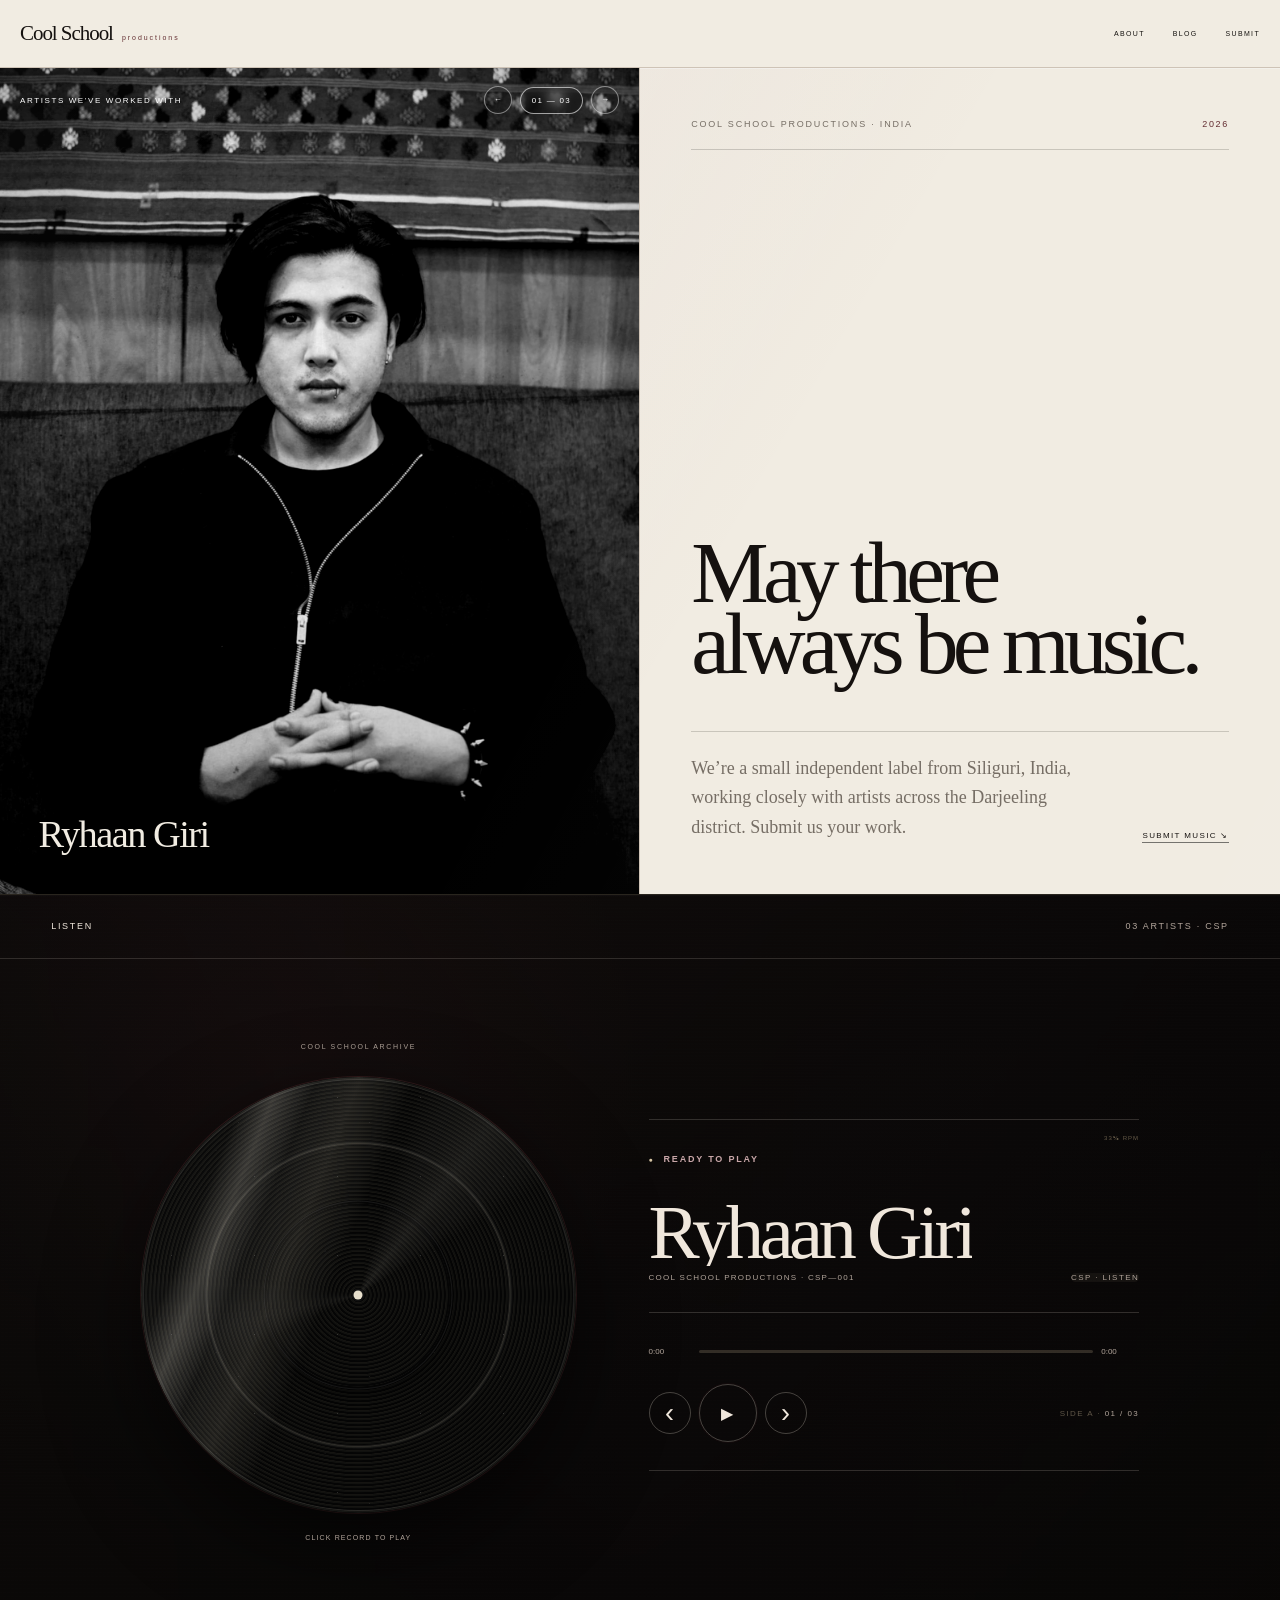
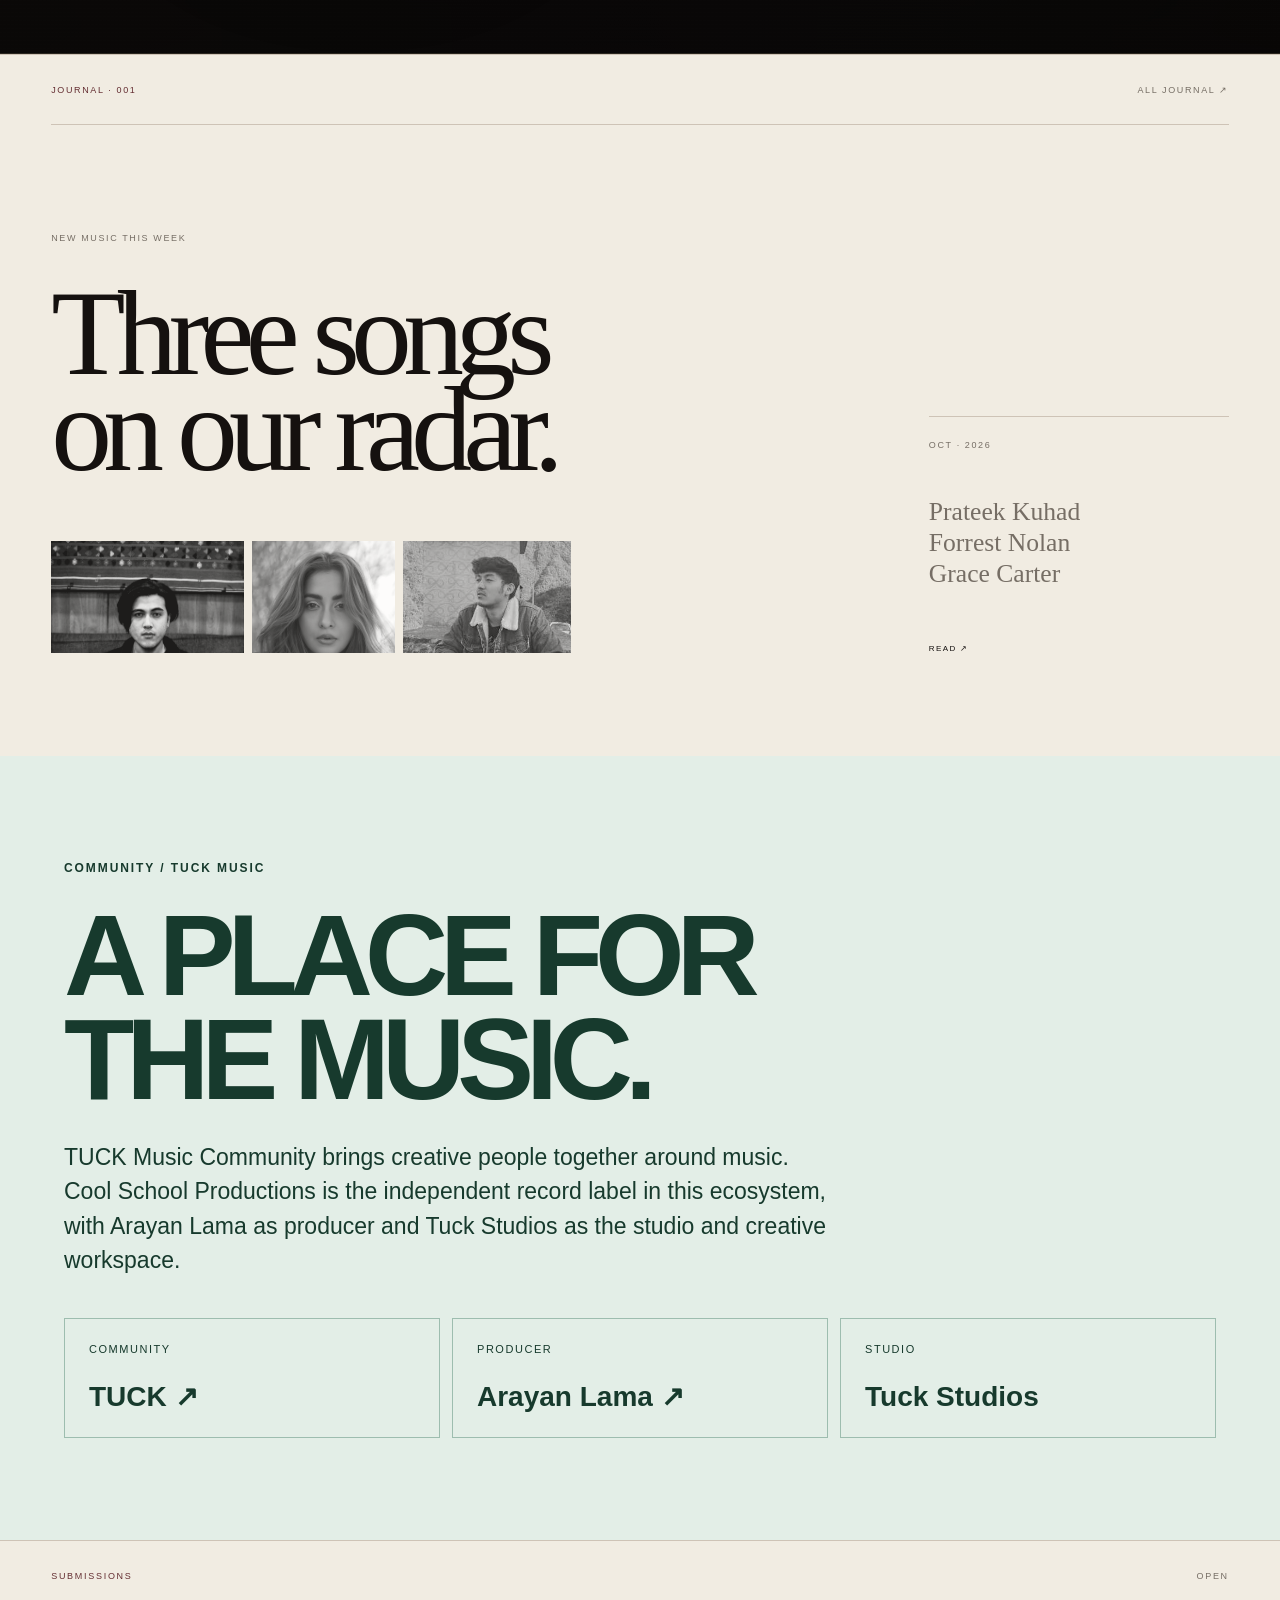
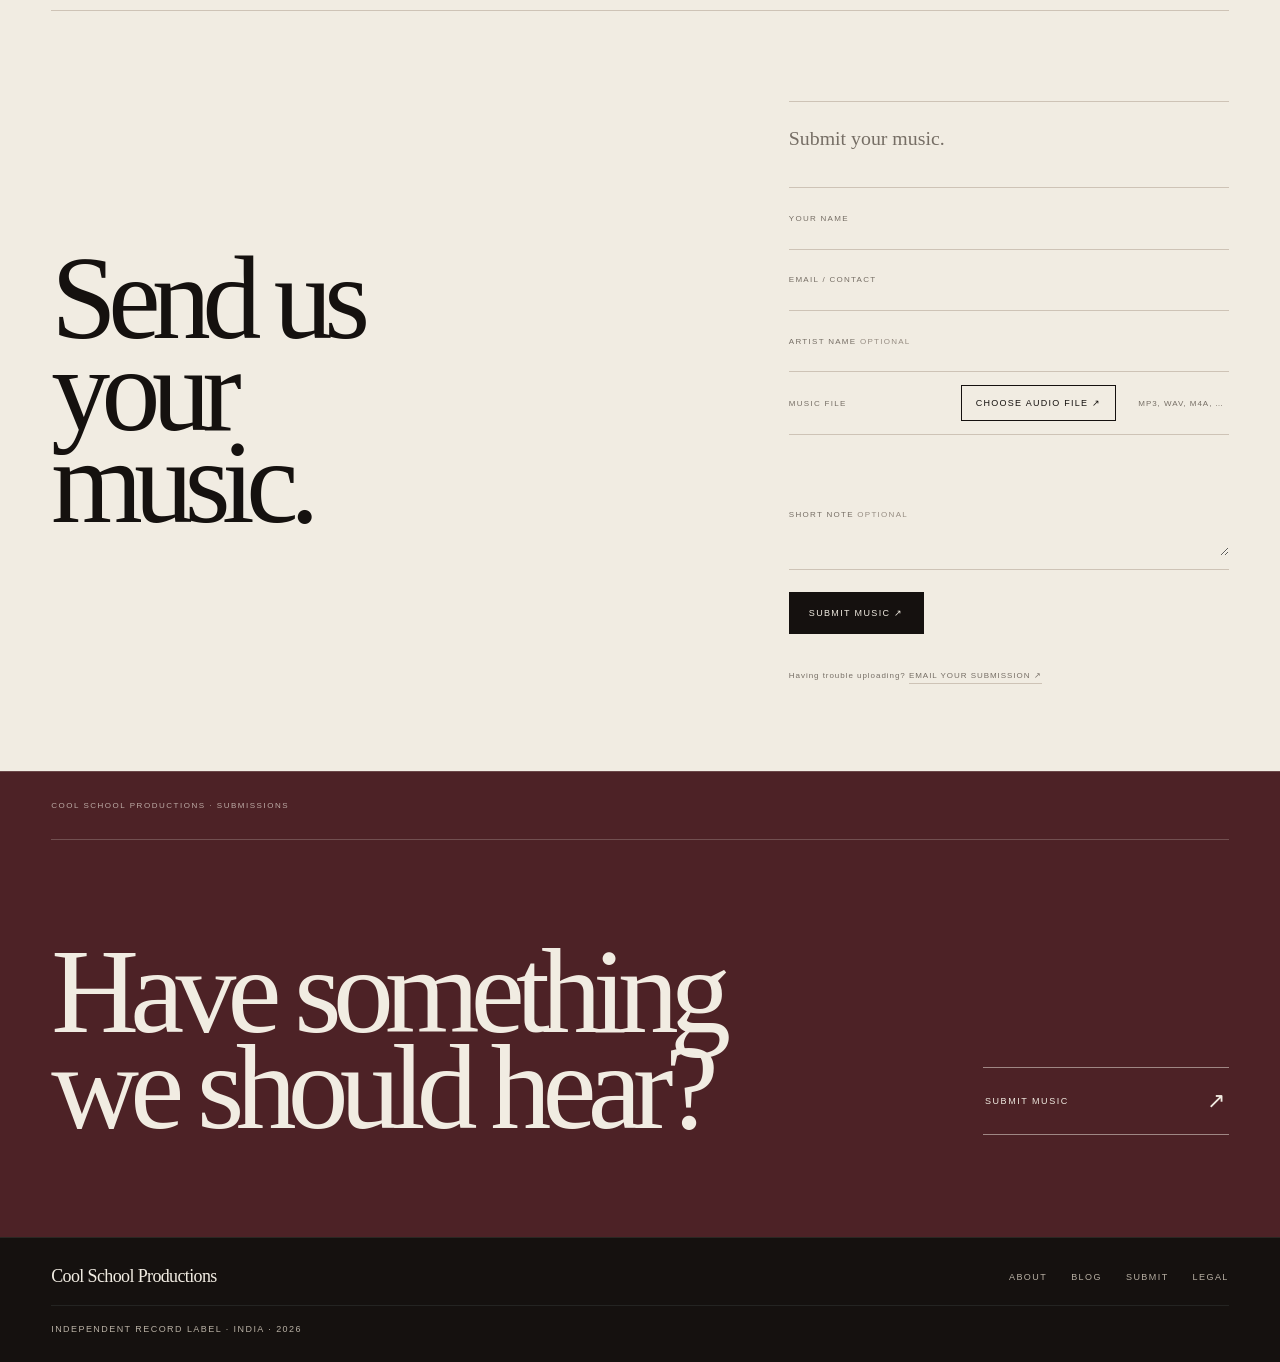
<file: index.html>
<!doctype html><html><head><meta charset="utf-8"><meta name="viewport" content="width=device-width,initial-scale=1"><meta name="description" content="Cool School Productions — music, film and good work made independently."><title>Cool School Productions</title><link rel="stylesheet" href="style.css"><style>.csp-tuck-music{padding:clamp(60px,8vw,120px) 5vw;background:#e3eee7;color:#173a2d}.csp-tuck-kicker{font-size:12px;font-weight:800;letter-spacing:.16em}.csp-tuck-music h2{font-size:clamp(3rem,9vw,8rem);line-height:.9;letter-spacing:-.07em;margin:28px 0}.csp-tuck-music p{font-size:clamp(17px,2vw,23px);max-width:770px;line-height:1.5}.csp-tuck-grid{display:grid;grid-template-columns:repeat(3,minmax(0,1fr));gap:12px;margin-top:40px}.csp-tuck-grid>a,.csp-tuck-grid>div{border:1px solid #9dbdaf;padding:24px;min-height:120px;display:flex;flex-direction:column;justify-content:space-between;color:inherit;text-decoration:none}.csp-tuck-grid small{font-size:11px;letter-spacing:.14em}.csp-tuck-grid strong{font-size:clamp(18px,2.2vw,28px)}@media(max-width:700px){.csp-tuck-grid{grid-template-columns:1fr}}</style></head><body>
<header><a class="brand" href="index.html"><span>Cool School</span><small>productions</small></a><button id="menu" aria-label="Open menu" aria-expanded="false" aria-controls="site-nav">MENU</button><nav id="site-nav"><a href="about.html">ABOUT</a><a href="blog.html">BLOG</a><a href="submissions.html">SUBMIT</a></nav></header>
<main><section class="opening" id="intro"><div class="opening-mark hero-showcase" id="artists" aria-label="Artists we have worked with"><div class="showcase-hint"><span>ARTISTS WE’VE WORKED WITH</span><div class="hero-nav"><button class="hero-prev" type="button" aria-label="Previous artist">←</button><b class="hero-count" aria-live="polite">01 — 03</b><button class="hero-next" type="button" aria-label="Next artist">→</button></div></div><div class="hero-track"><figure class="artist-link artist-ryhaan" data-track="0" tabindex="0" role="link"><img decoding="async" src="assets/ryhaan-giri.jpg" alt="Ryhaan Giri"><figcaption>Ryhaan Giri</figcaption></figure><figure class="artist-link artist-madhura" data-track="1" tabindex="0" role="link"><img decoding="async" src="assets/madhura-naik.png" alt="Madhura Naik"><figcaption>Madhura Naik</figcaption></figure><figure class="artist-link artist-mellow" data-track="2" tabindex="0" role="link"><img decoding="async" src="assets/mellow-gyatso.jpeg" alt="Mellow Gyatso"><figcaption>Mellow Gyatso</figcaption></figure></div></div><div class="opening-message"><div class="hero-statement-top"><p class="kicker">COOL SCHOOL PRODUCTIONS · INDIA</p><span>2026</span></div><div class="hero-statement-body"><h1>May there<br>always be music.</h1><div class="hero-statement-foot"><p class="prayer">We’re a small independent label from Siliguri, India, working closely with artists across the Darjeeling district. Submit us your work.</p><a href="#submit">SUBMIT MUSIC ↘</a></div></div></div></section>

<section class="video-gallery discover-full vinyl-discover vinyl-mode" id="discover"><div class="discover-label"><span>LISTEN</span><b>03 ARTISTS · CSP</b></div><div class="vinyl-atmosphere" aria-hidden="true"></div><div class="vinyl-audio-view" aria-label="Vinyl player"><div class="audio-record-wrap"><div class="audio-record" role="button" tabindex="0" aria-label="Play Ryhaan Giri"><div class="audio-art" style="background-image:url('https://i.ytimg.com/vi/rxdvPtSi1rs/maxresdefault.jpg')"></div><span class="audio-spindle"></span></div></div><div class="audio-deck"><div class="audio-kicker" aria-live="polite">READY TO PLAY</div><div class="audio-heading"><div><h2>Ryhaan Giri</h2><p class="audio-subtitle">COOL SCHOOL PRODUCTIONS · CSP—001</p></div><span class="playing-badge">CSP · LISTEN</span></div><div class="audio-progress"><span class="audio-time current">0:00</span><input class="audio-range" type="range" min="0" max="1000" value="0" aria-label="Playback position"><span class="audio-time duration">0:00</span></div><div class="audio-bottom"><div class="audio-controls"><button class="audio-prev" aria-label="Previous track">‹</button><button class="audio-play" aria-label="Play Ryhaan Giri">▶</button><button class="audio-next" aria-label="Next track">›</button></div><div class="audio-track-count" aria-live="polite">01 / 03</div></div></div></div></section><section class="home-journal"><div class="home-journal-top"><span>JOURNAL · 001</span><a href="blog.html">ALL JOURNAL ↗</a></div><a class="home-journal-feature" href="blog-new-music-this-week.html"><div class="home-journal-lead"><span>NEW MUSIC THIS WEEK</span><h2>Three songs<br>on our radar.</h2><div class="journal-image-strip" aria-hidden="true"><img src="assets/ryhaan-giri.jpg" alt=""><img src="assets/madhura-naik.png" alt=""><img src="assets/mellow-gyatso.jpeg" alt=""></div></div><div class="home-journal-meta"><span>OCT · 2026</span><p>Prateek Kuhad<br>Forrest Nolan<br>Grace Carter</p><b>READ ↗</b></div></a></section><section id="tuck-music" class="csp-tuck-music" aria-labelledby="csp-tuck-heading"><span class="csp-tuck-kicker">COMMUNITY / TUCK MUSIC</span><h2 id="csp-tuck-heading">A PLACE FOR<br/>THE MUSIC.</h2><p>TUCK Music Community brings creative people together around music. Cool School Productions is the independent record label in this ecosystem, with Arayan Lama as producer and Tuck Studios as the studio and creative workspace.</p><div class="csp-tuck-grid"><a href="https://www.tuckshop.in/#music-community" target="_blank" rel="noopener noreferrer"><small>COMMUNITY</small><strong>TUCK ↗</strong></a><a href="https://arayan-lama.arayanlama19.workers.dev/" target="_blank" rel="noopener noreferrer"><small>PRODUCER</small><strong>Arayan Lama ↗</strong></a><div><small>STUDIO</small><strong>Tuck Studios</strong></div></div></section><section class="submission-only" id="submit"><div class="submission-only-label"><span>SUBMISSIONS</span><span>OPEN</span></div><div class="submission-only-grid"><h2>Send us<br>your music.</h2><div class="submission-only-info"><p>Submit your music.</p><form class="submission-form" data-submission-form><div class="submission-fields"><label><span>YOUR NAME</span><input name="name" type="text" autocomplete="name" maxlength="100" required></label><label><span>EMAIL / CONTACT</span><input name="contact" type="text" autocomplete="email" maxlength="160" required></label><label><span>ARTIST NAME <i>OPTIONAL</i></span><input name="artist" type="text" maxlength="120"></label><label class="submission-upload"><span>MUSIC FILE</span><input name="music_file" type="file" accept="audio/mpeg,audio/wav,audio/x-wav,audio/mp4,audio/x-m4a,audio/aac,audio/flac,.mp3,.wav,.m4a,.aac,.flac" required><b>CHOOSE AUDIO FILE ↗</b><small data-file-name>MP3, WAV, M4A, AAC OR FLAC · MAX 50 MB</small></label><label class="submission-note"><span>SHORT NOTE <i>OPTIONAL</i></span><textarea name="note" rows="3" maxlength="1000"></textarea></label></div><button type="submit">SUBMIT MUSIC ↗</button><p class="submission-status" role="status" aria-live="polite"></p><p class="submission-fallback">Having trouble uploading? <a href="mailto:coolschoolproduction@gmail.com?subject=Music%20Submission">EMAIL YOUR SUBMISSION ↗</a></p></form></div></div></section><section class="end-cta"><span>COOL SCHOOL PRODUCTIONS · SUBMISSIONS</span><div class="end-cta-row"><h2>Have something<br>we should hear?</h2><a href="#submit"><span>SUBMIT MUSIC</span><b>↗</b></a></div></section></main>
<footer class="site-footer simple-footer"><a class="simple-footer-brand" href="index.html">Cool School Productions</a><div class="simple-footer-links"><a href="about.html">ABOUT</a><a href="blog.html">BLOG</a><a href="submissions.html">SUBMIT</a><a href="legal.html">LEGAL</a></div><span class="simple-footer-meta">INDEPENDENT RECORD LABEL · INDIA · <span id="year"></span></span></footer>
<script src="script.js"></script></body></html>
</file>
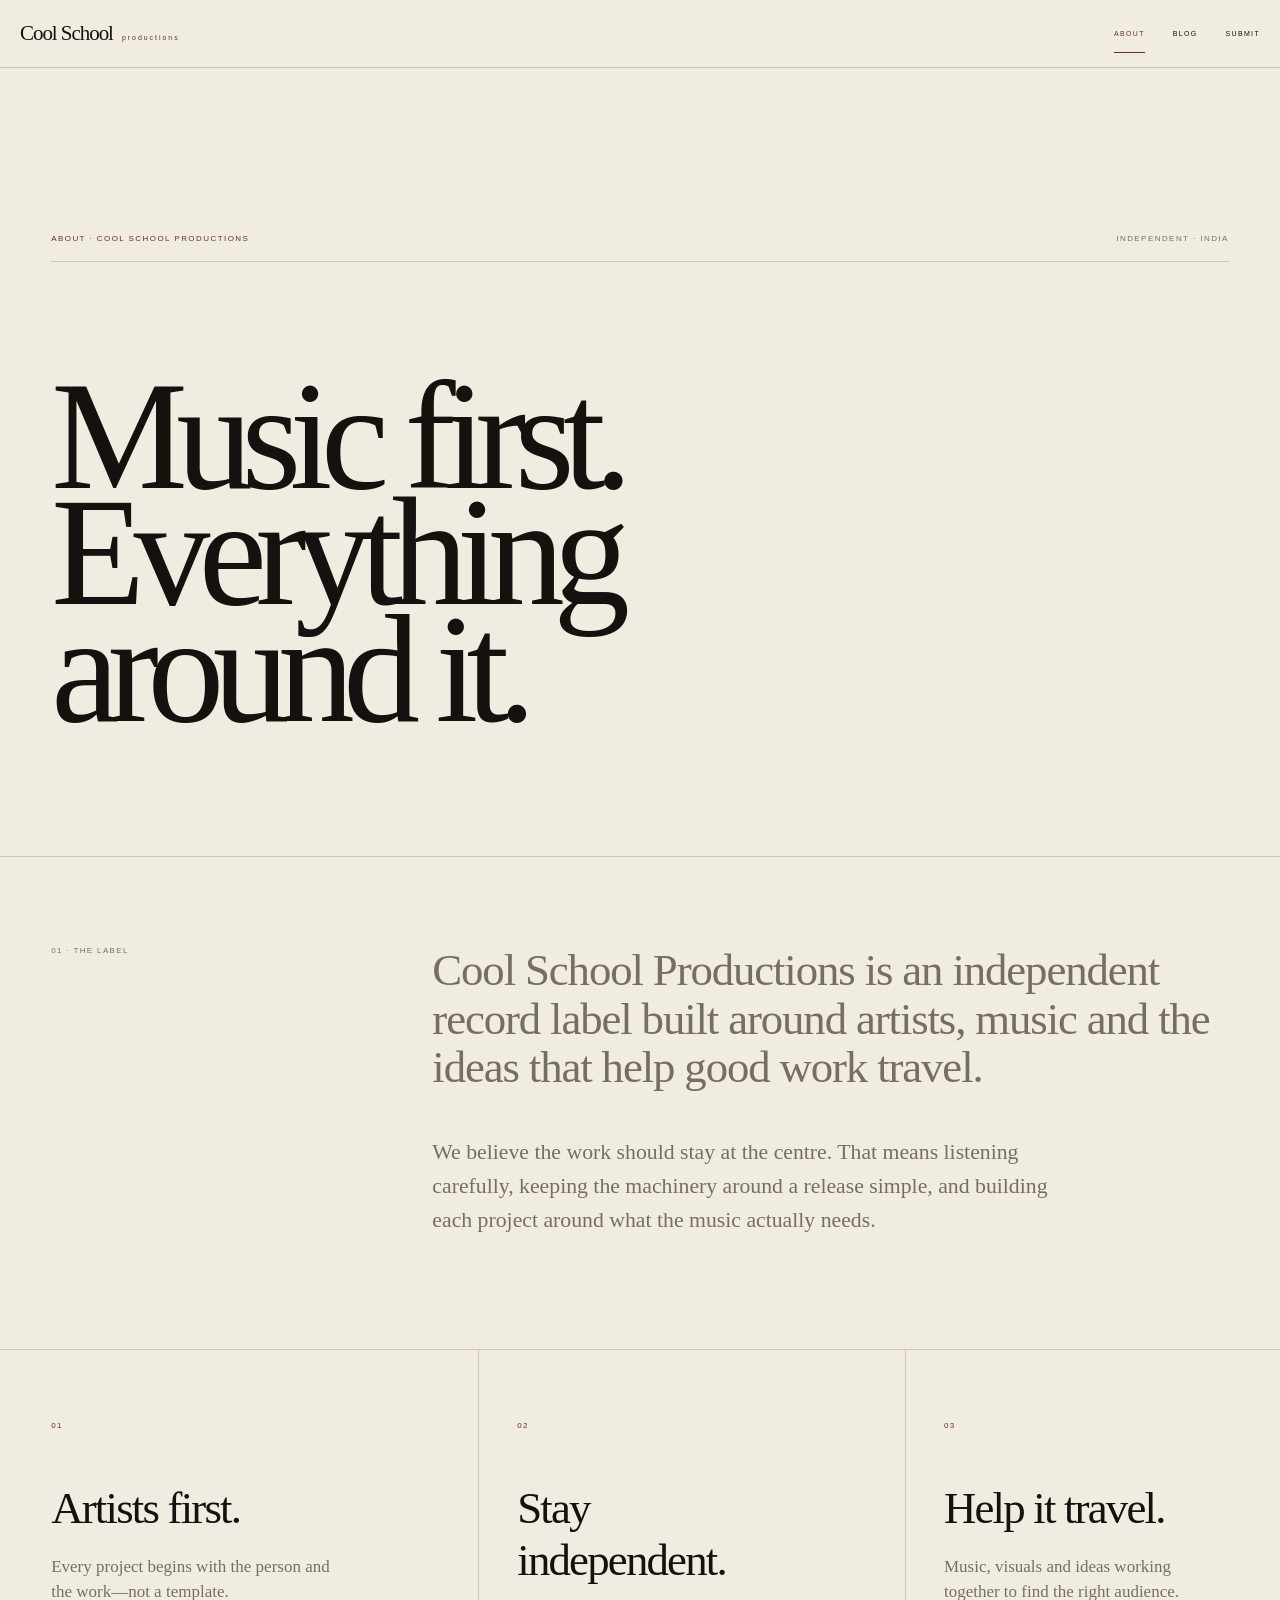
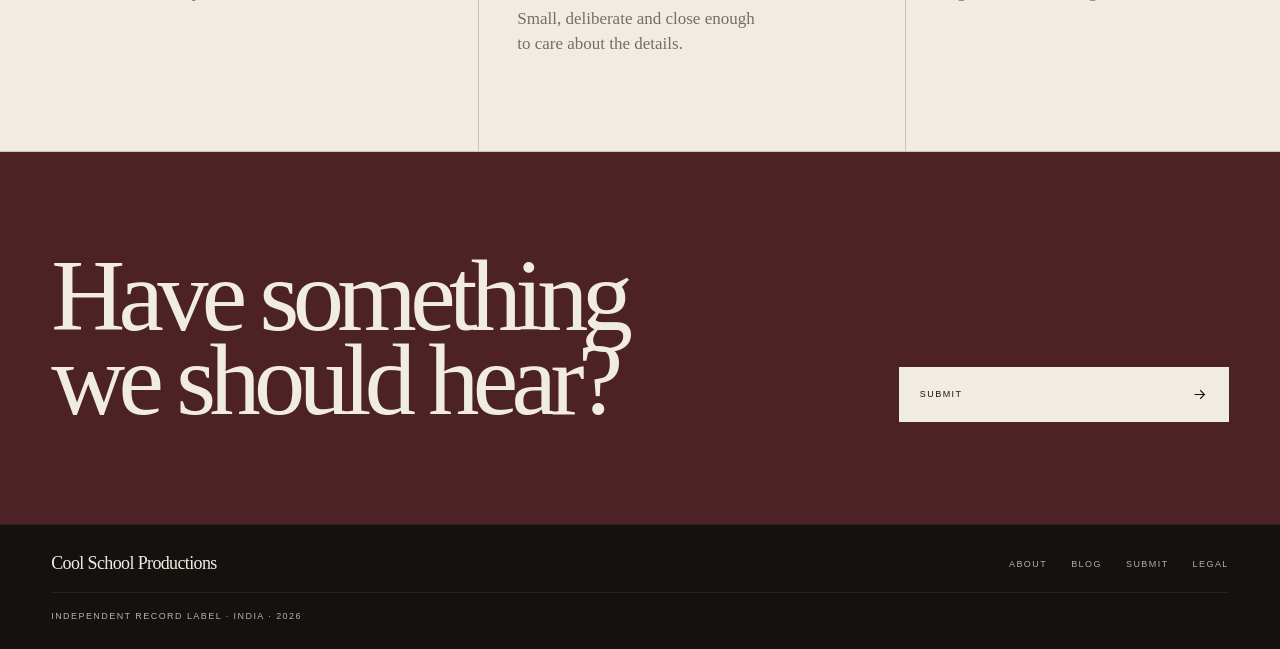
<file: about.html>
<!doctype html><html lang="en"><head><meta charset="utf-8"><meta name="viewport" content="width=device-width,initial-scale=1,viewport-fit=cover"><meta name="description" content="About Cool School Productions — an independent record label for artists, music and the ideas around them."><title>About — Cool School Productions</title><link rel="stylesheet" href="style.css"></head><body class="about-page-body"><header><a class="brand" href="index.html"><span>Cool School</span><small>productions</small></a><button id="menu" aria-label="Open menu" aria-expanded="false" aria-controls="site-nav">MENU</button><nav id="site-nav"><a href="about.html" aria-current="page">ABOUT</a><a href="blog.html">BLOG</a><a href="submissions.html">SUBMIT</a></nav></header><main class="about-page"><section class="about-page-hero"><div class="about-page-meta"><span>ABOUT · COOL SCHOOL PRODUCTIONS</span><span>INDEPENDENT · INDIA</span></div><h1>Music first.<br>Everything<br>around it.</h1></section><section class="about-page-story"><span>01 · THE LABEL</span><div><p class="about-lead">Cool School Productions is an independent record label built around artists, music and the ideas that help good work travel.</p><p>We believe the work should stay at the centre. That means listening carefully, keeping the machinery around a release simple, and building each project around what the music actually needs.</p></div></section><section class="about-page-principles"><article><span>01</span><h2>Artists first.</h2><p>Every project begins with the person and the work—not a template.</p></article><article><span>02</span><h2>Stay independent.</h2><p>Small, deliberate and close enough to care about the details.</p></article><article><span>03</span><h2>Help it travel.</h2><p>Music, visuals and ideas working together to find the right audience.</p></article></section><section class="about-page-end"><h2>Have something<br>we should hear?</h2><a class="cta-primary" href="submissions.html"><span>SUBMIT</span><svg viewBox="0 0 24 24" aria-hidden="true"><path d="M5 12h13M13 6l6 6-6 6"/></svg></a></section></main><footer class="site-footer simple-footer"><a class="simple-footer-brand" href="index.html">Cool School Productions</a><div class="simple-footer-links"><a href="about.html">ABOUT</a><a href="blog.html">BLOG</a><a href="submissions.html">SUBMIT</a><a href="legal.html">LEGAL</a></div><span class="simple-footer-meta">INDEPENDENT RECORD LABEL · INDIA · <span id="year"></span></span></footer><script src="script.js"></script></body></html>
</file>
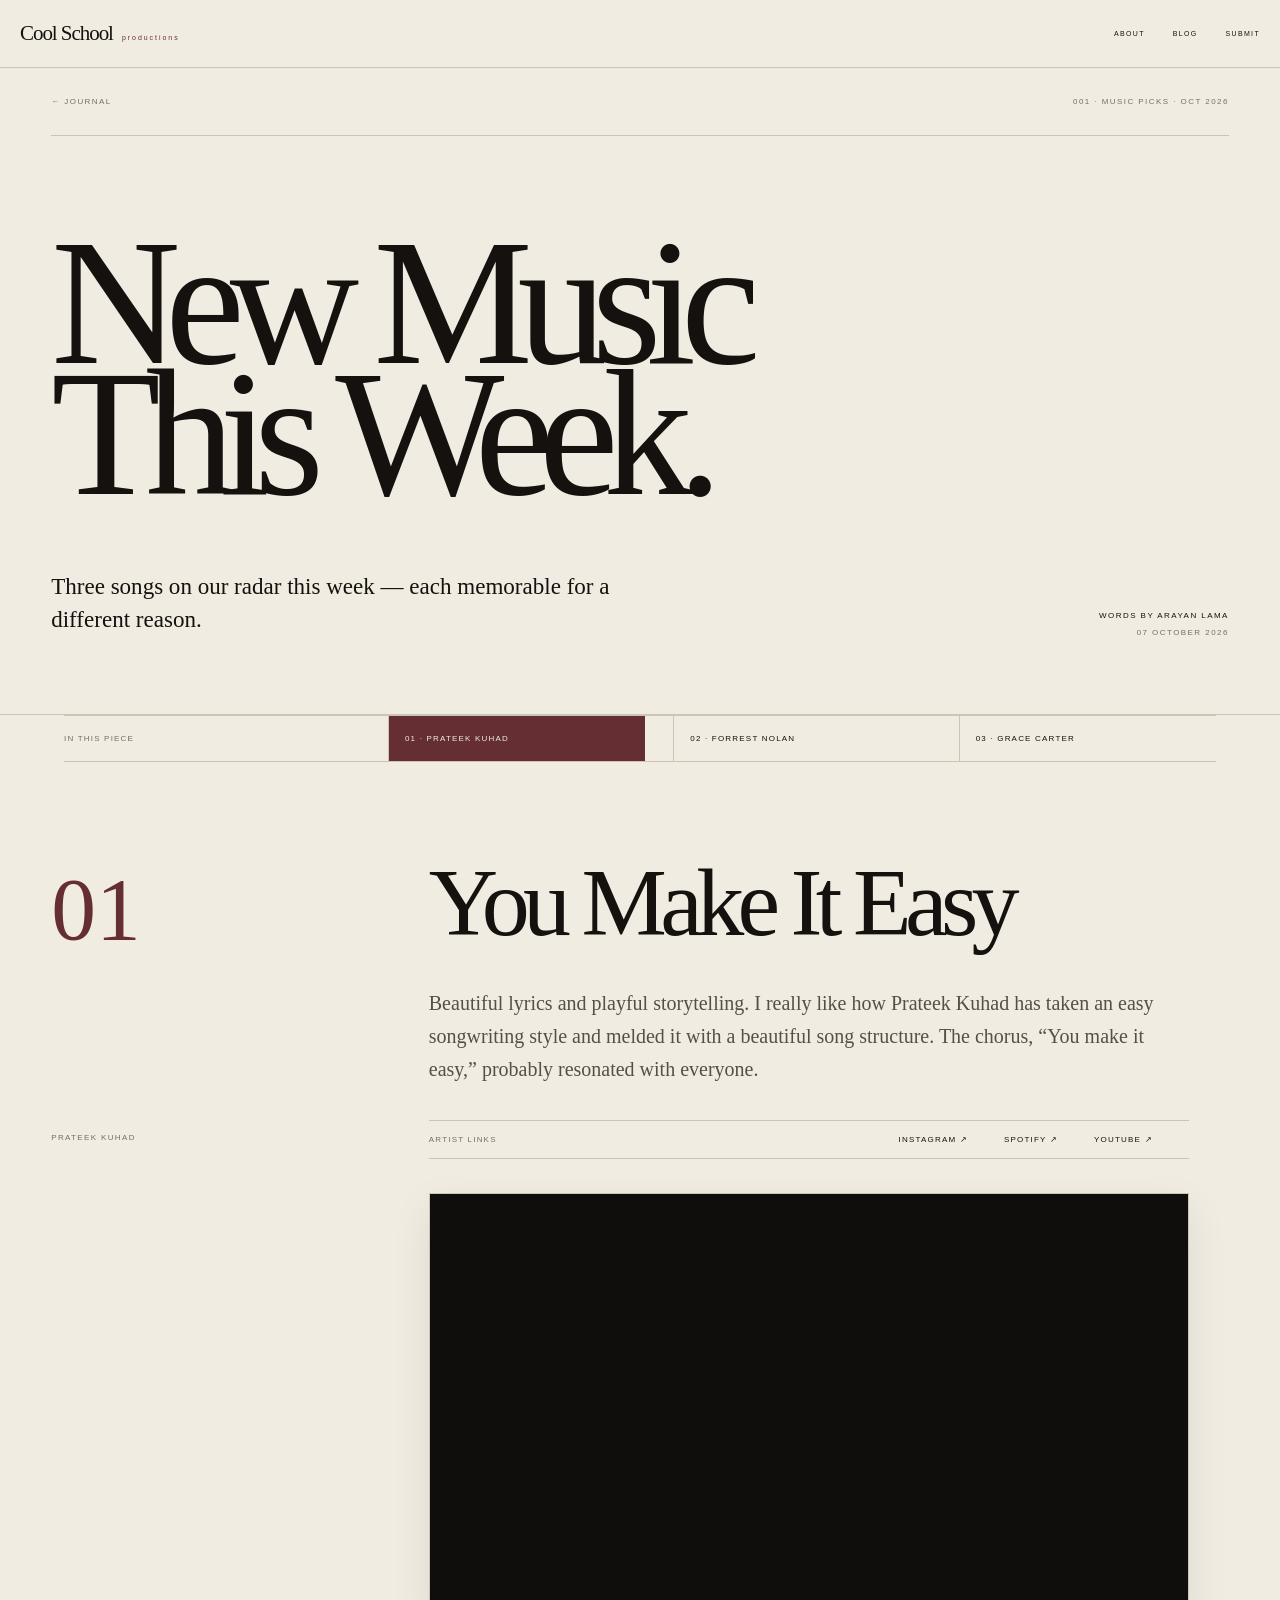
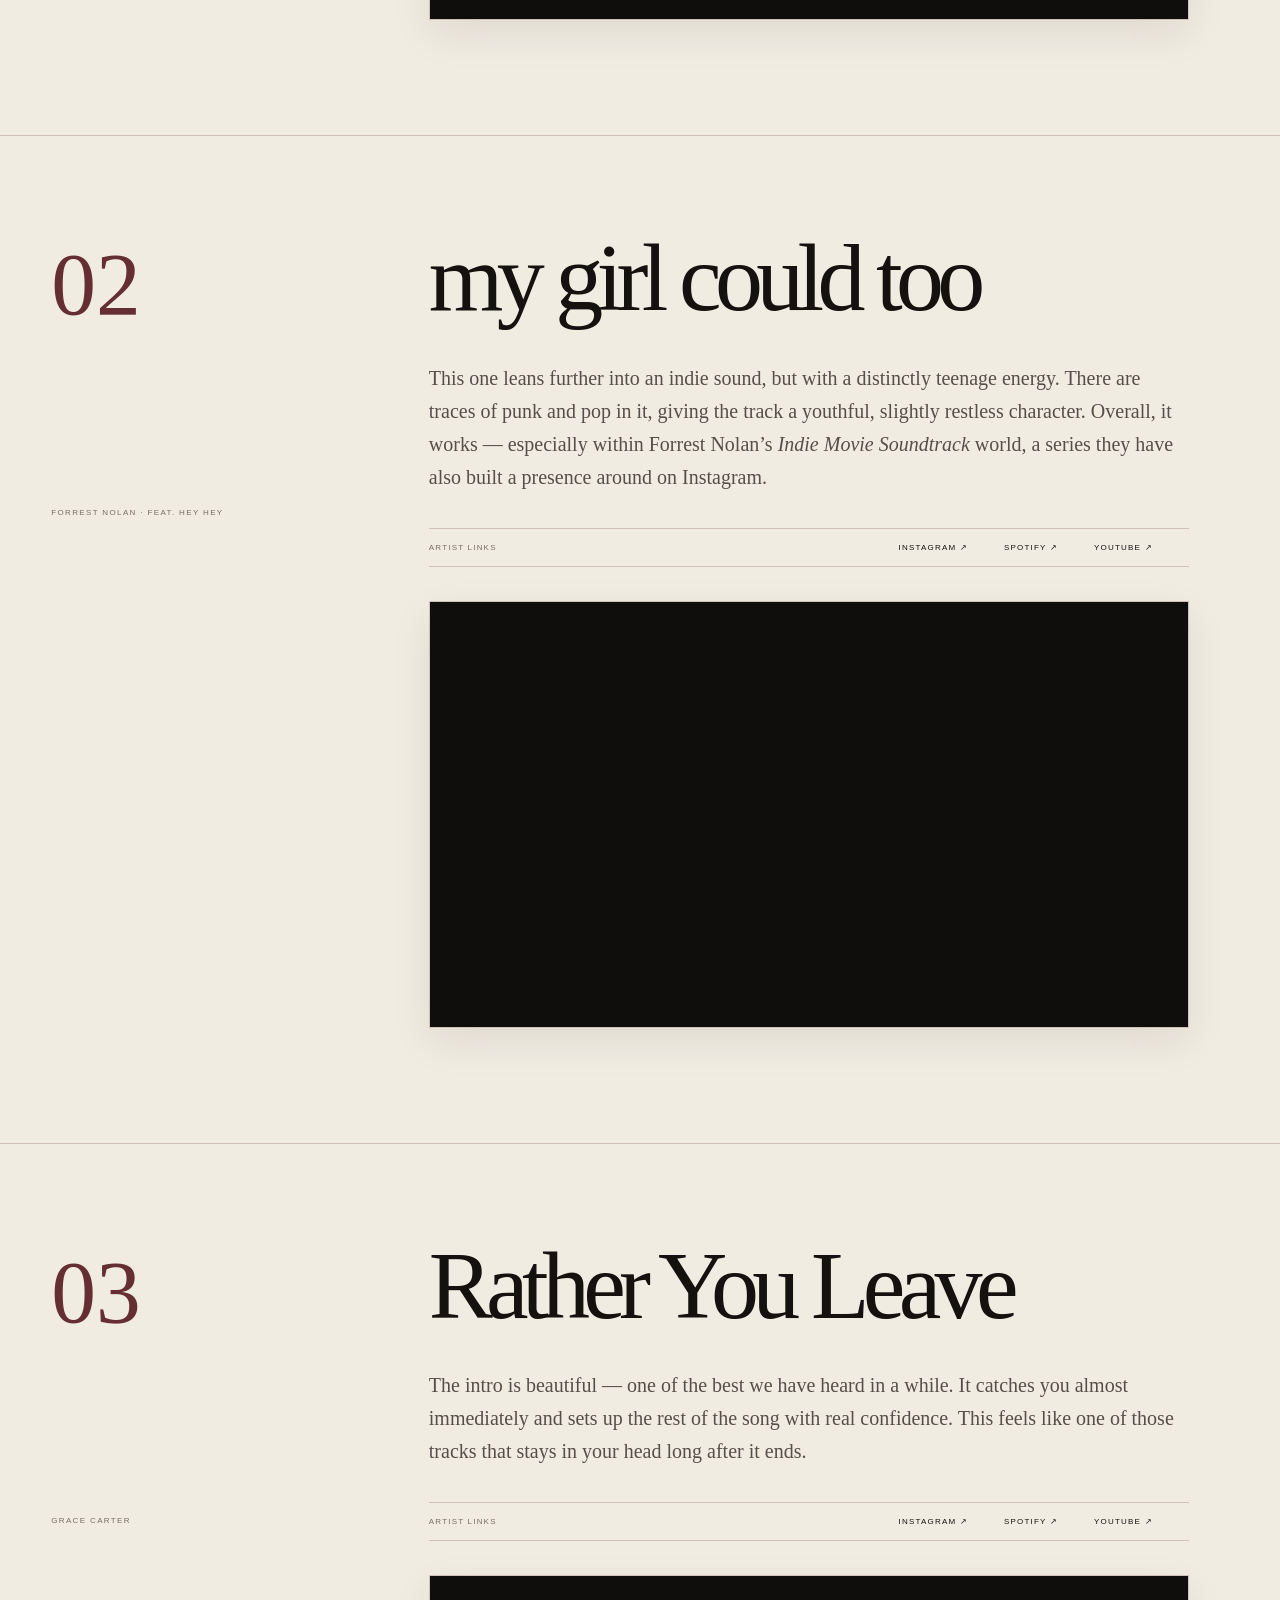
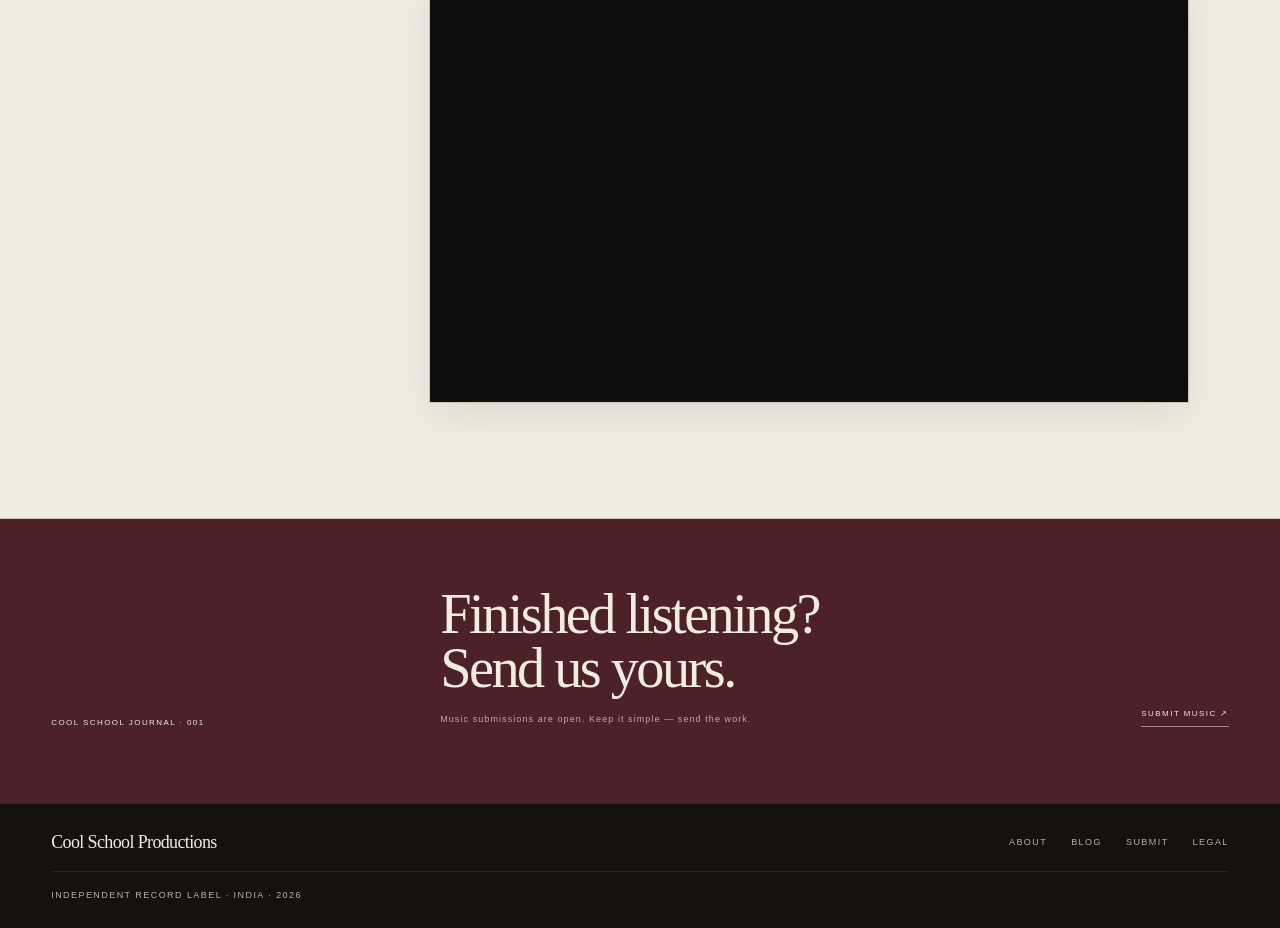
<file: blog-new-music-this-week.html>
<!doctype html><html lang="en"><head><meta charset="utf-8"><meta name="viewport" content="width=device-width,initial-scale=1,viewport-fit=cover"><meta name="description" content="New Music This Week — Prateek Kuhad, Forrest Nolan and Grace Carter, selected and reviewed by Cool School Productions."><title>New Music This Week — Cool School Journal</title><link rel="stylesheet" href="style.css"></head><body class="journal-body"><header><a class="brand" href="index.html"><span>Cool School</span><small>productions</small></a><button id="menu" aria-label="Open menu" aria-expanded="false" aria-controls="site-nav">MENU</button><nav id="site-nav"><a href="about.html">ABOUT</a><a href="blog.html">BLOG</a><a href="submissions.html">SUBMIT</a></nav></header>
<div class="reading-progress" aria-hidden="true"><span></span></div><main class="review-post">
<section class="review-hero"><div class="review-meta"><a href="blog.html">← JOURNAL</a><span>001 · MUSIC PICKS · OCT 2026</span></div><h1>New Music<br>This Week.</h1><div class="review-intro"><p>Three songs on our radar this week — each memorable for a different reason.</p><div class="review-byline"><span>WORDS BY ARAYAN LAMA</span><time datetime="2026-10-07">07 OCTOBER 2026</time></div></div></section>
<nav class="review-index" aria-label="In this article"><span>IN THIS PIECE</span><a href="#prateek">01 · PRATEEK KUHAD</a><a href="#forrest">02 · FORREST NOLAN</a><a href="#grace">03 · GRACE CARTER</a></nav>
<section class="review-track" id="prateek"><div class="review-track-no"><span>01</span><small>PRATEEK KUHAD</small></div><div class="review-track-body"><h2>You Make It Easy</h2><p>Beautiful lyrics and playful storytelling. I really like how Prateek Kuhad has taken an easy songwriting style and melded it with a beautiful song structure. The chorus, “You make it easy,” probably resonated with everyone.</p><div class="artist-links"><span>ARTIST LINKS</span><a href="https://www.instagram.com/prateekkuhad/" target="_blank" rel="noopener">INSTAGRAM ↗</a><a href="https://open.spotify.com/artist/0tC995Rfn9k2l7nqgCZsV7" target="_blank" rel="noopener">SPOTIFY ↗</a><a href="https://www.youtube.com/@prateekkuhad" target="_blank" rel="noopener">YOUTUBE ↗</a></div><div class="music-embed youtube-embed"><span class="video-label">WATCH · YOUTUBE</span><iframe src="https://www.youtube-nocookie.com/embed/sDeaMm5Wg6c" title="Prateek Kuhad — You Make It Easy" loading="lazy" allow="accelerometer; autoplay; clipboard-write; encrypted-media; gyroscope; picture-in-picture; web-share" allowfullscreen></iframe></div></div></section>
<section class="review-track" id="forrest"><div class="review-track-no"><span>02</span><small>FORREST NOLAN · FEAT. HEY HEY</small></div><div class="review-track-body"><h2>my girl could too</h2><p>This one leans further into an indie sound, but with a distinctly teenage energy. There are traces of punk and pop in it, giving the track a youthful, slightly restless character. Overall, it works — especially within Forrest Nolan’s <em>Indie Movie Soundtrack</em> world, a series they have also built a presence around on Instagram.</p><div class="artist-links"><span>ARTIST LINKS</span><a href="https://www.instagram.com/forrestnolan/" target="_blank" rel="noopener">INSTAGRAM ↗</a><a href="https://open.spotify.com/artist/3M8UUCqb0mIEn5S2lO13yv" target="_blank" rel="noopener">SPOTIFY ↗</a><a href="https://www.youtube.com/@forrestnolan" target="_blank" rel="noopener">YOUTUBE ↗</a></div><div class="music-embed youtube-embed"><span class="video-label">WATCH · YOUTUBE</span><iframe src="https://www.youtube-nocookie.com/embed?listType=search&amp;list=Forrest%20Nolan%20my%20girl%20could%20too%20feat%20Hey%20Hey" title="Forrest Nolan — my girl could too (feat. Hey Hey)" loading="lazy" allow="accelerometer; autoplay; clipboard-write; encrypted-media; gyroscope; picture-in-picture; web-share" allowfullscreen></iframe></div></div></section>
<section class="review-track" id="grace"><div class="review-track-no"><span>03</span><small>GRACE CARTER</small></div><div class="review-track-body"><h2>Rather You Leave</h2><p>The intro is beautiful — one of the best we have heard in a while. It catches you almost immediately and sets up the rest of the song with real confidence. This feels like one of those tracks that stays in your head long after it ends.</p><div class="artist-links"><span>ARTIST LINKS</span><a href="https://www.instagram.com/gracecarter/" target="_blank" rel="noopener">INSTAGRAM ↗</a><a href="https://open.spotify.com/artist/2LuHL7im4aCEmfOlD4rxBC" target="_blank" rel="noopener">SPOTIFY ↗</a><a href="https://www.youtube.com/@itsgracecarter" target="_blank" rel="noopener">YOUTUBE ↗</a></div><div class="music-embed youtube-embed"><span class="video-label">WATCH · YOUTUBE</span><iframe src="https://www.youtube-nocookie.com/embed/f2b5AvKctwg" title="Grace Carter — Rather You Leave “One Take”" loading="lazy" allow="accelerometer; autoplay; clipboard-write; encrypted-media; gyroscope; picture-in-picture; web-share" allowfullscreen></iframe></div></div></section>
<section class="review-end"><span>COOL SCHOOL JOURNAL · 001</span><div><p>Finished listening?<br>Send us yours.</p><small>Music submissions are open. Keep it simple — send the work.</small></div><a href="index.html#submit">SUBMIT MUSIC ↗</a></section>
</main><footer class="site-footer simple-footer"><a class="simple-footer-brand" href="index.html">Cool School Productions</a><div class="simple-footer-links"><a href="about.html">ABOUT</a><a href="blog.html">BLOG</a><a href="submissions.html">SUBMIT</a><a href="legal.html">LEGAL</a></div><span class="simple-footer-meta">INDEPENDENT RECORD LABEL · INDIA · <span id="year"></span></span></footer><script src="script.js"></script></body></html>
</file>
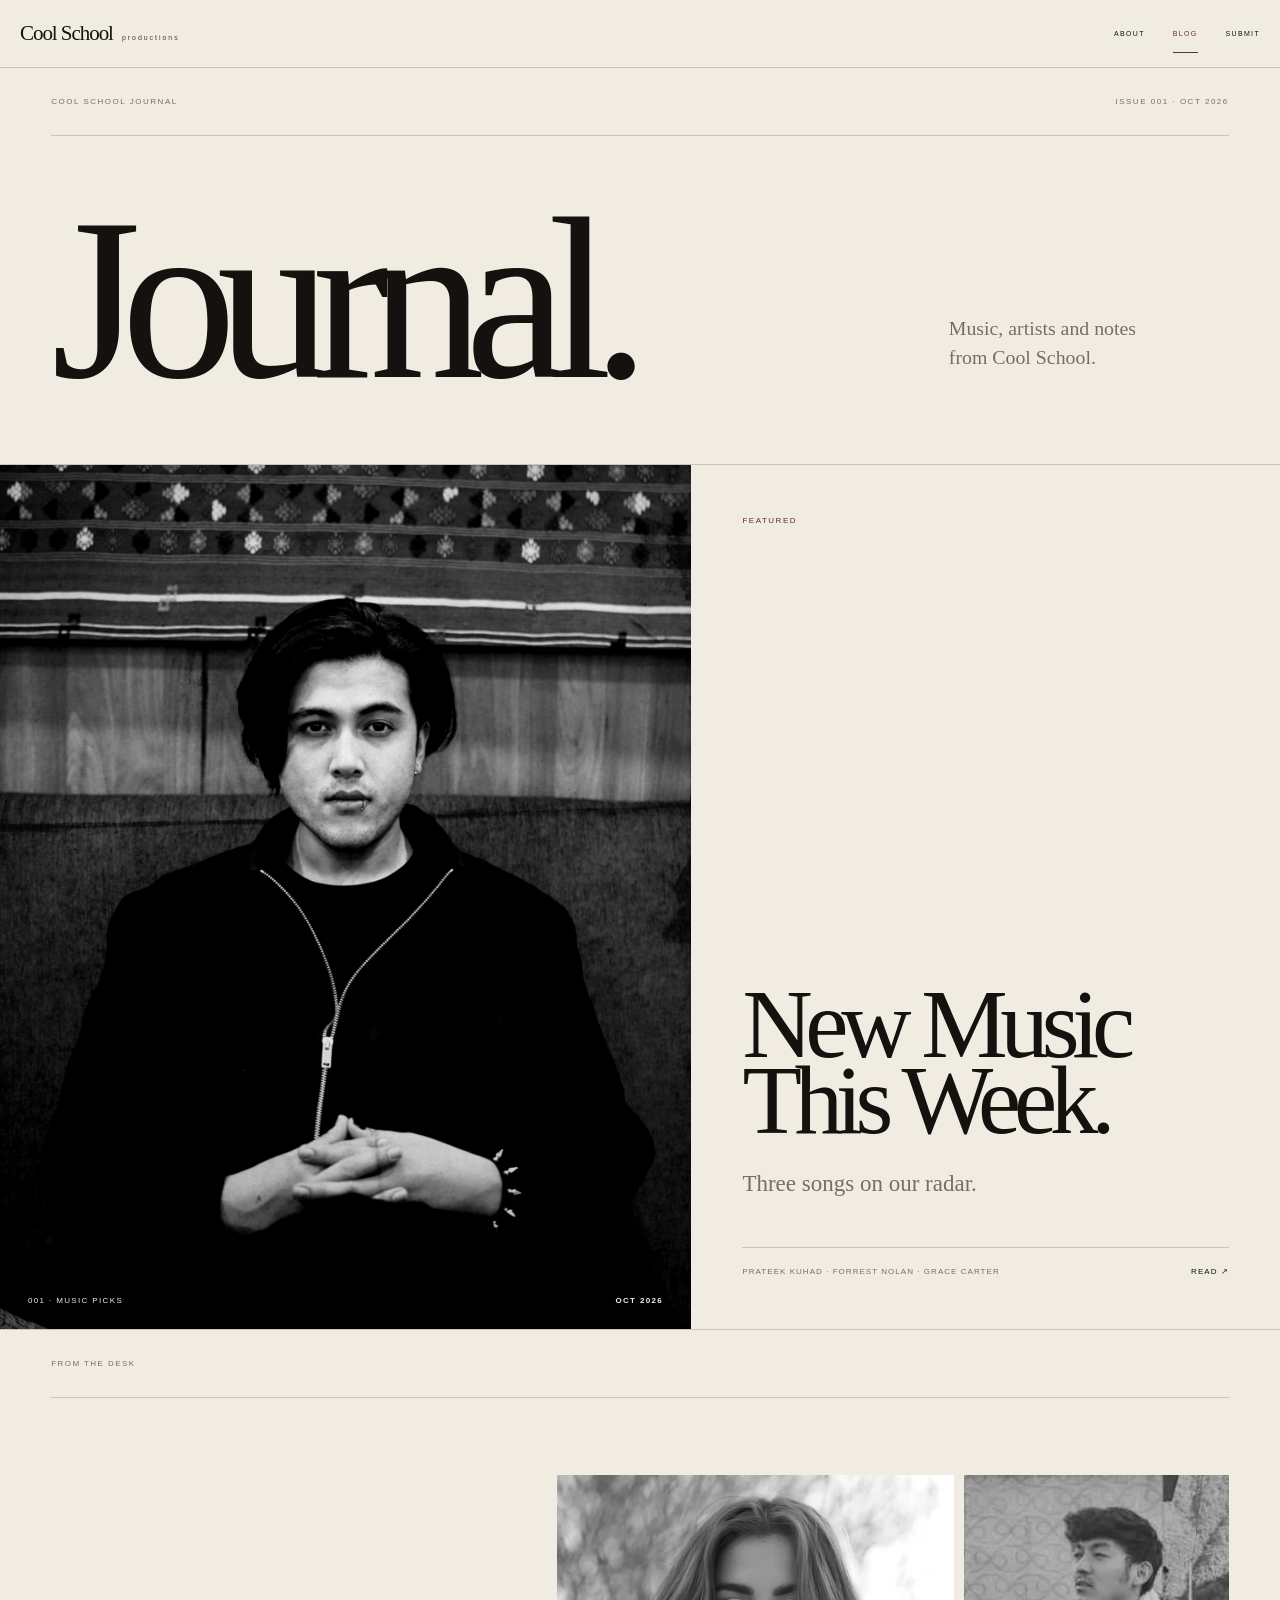
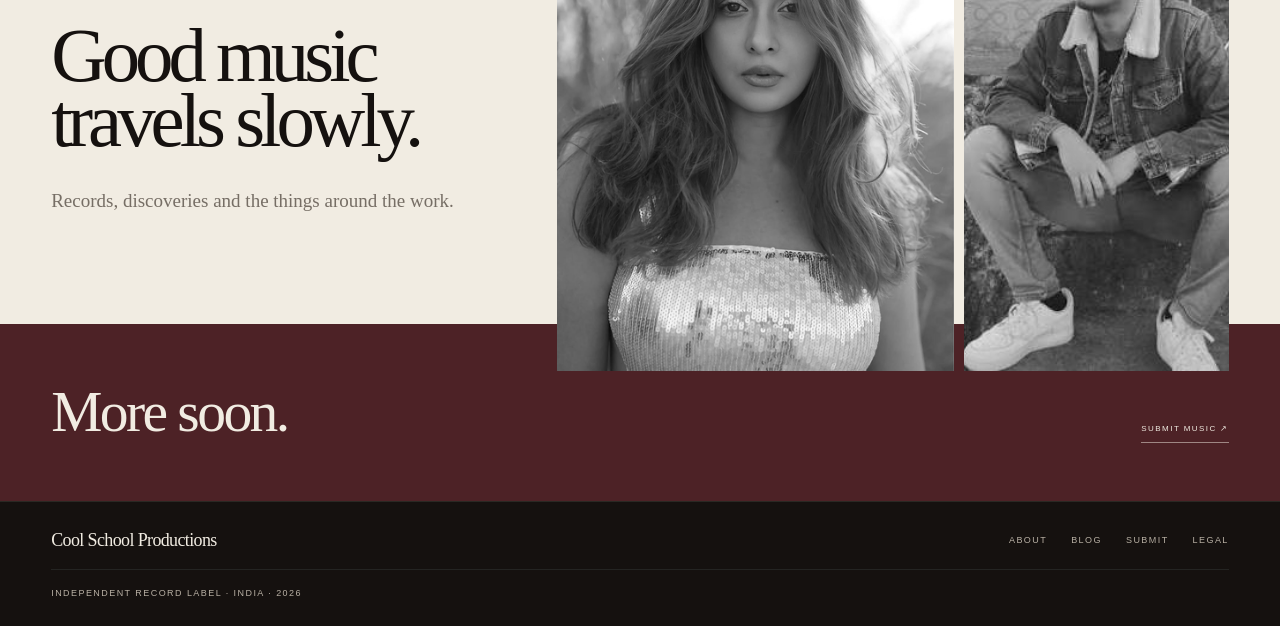
<file: blog.html>
<!doctype html><html lang="en"><head><meta charset="utf-8"><meta name="viewport" content="width=device-width,initial-scale=1,viewport-fit=cover"><meta name="description" content="Cool School Journal — music, notes and visual posts from Cool School Productions."><title>Journal — Cool School Productions</title><link rel="stylesheet" href="style.css"></head><body class="journal-body"><header><a class="brand" href="index.html"><span>Cool School</span><small>productions</small></a><button id="menu" aria-label="Open menu" aria-expanded="false" aria-controls="site-nav">MENU</button><nav id="site-nav"><a href="about.html">ABOUT</a><a href="blog.html" aria-current="page">BLOG</a><a href="submissions.html">SUBMIT</a></nav></header>
<main class="journal-index">
<section class="journal-mast"><div class="journal-mast-meta"><span>COOL SCHOOL JOURNAL</span><span>ISSUE 001 · OCT 2026</span></div><div class="journal-mast-title"><h1>Journal.</h1><p>Music, artists and notes<br>from Cool School.</p></div></section>
<section class="journal-featured"><a class="journal-feature-image" href="blog-new-music-this-week.html" aria-label="Read New Music This Week"><img src="assets/ryhaan-giri.jpg" alt="Ryhaan Giri"><div><span>001 · MUSIC PICKS</span><b>OCT 2026</b></div></a><a class="journal-feature-copy" href="blog-new-music-this-week.html"><span>FEATURED</span><h2>New Music<br>This Week.</h2><p>Three songs on our radar.</p><div class="journal-feature-footer"><span>PRATEEK KUHAD · FORREST NOLAN · GRACE CARTER</span><b>READ ↗</b></div></a></section>
<section class="journal-desk"><div class="journal-desk-head"><span>FROM THE DESK</span></div><div class="journal-desk-grid"><article><h3>Good music<br>travels slowly.</h3><p>Records, discoveries and the things around the work.</p></article><div class="journal-desk-images" aria-hidden="true"><img src="assets/madhura-naik.png" alt=""><img src="assets/mellow-gyatso.jpeg" alt=""></div></div></section>
<section class="journal-close"><p>More soon.</p><a href="index.html#submit">SUBMIT MUSIC ↗</a></section>
</main>
<footer class="site-footer simple-footer"><a class="simple-footer-brand" href="index.html">Cool School Productions</a><div class="simple-footer-links"><a href="about.html">ABOUT</a><a href="blog.html">BLOG</a><a href="submissions.html">SUBMIT</a><a href="legal.html">LEGAL</a></div><span class="simple-footer-meta">INDEPENDENT RECORD LABEL · INDIA · <span id="year"></span></span></footer><script src="script.js"></script></body></html>
</file>
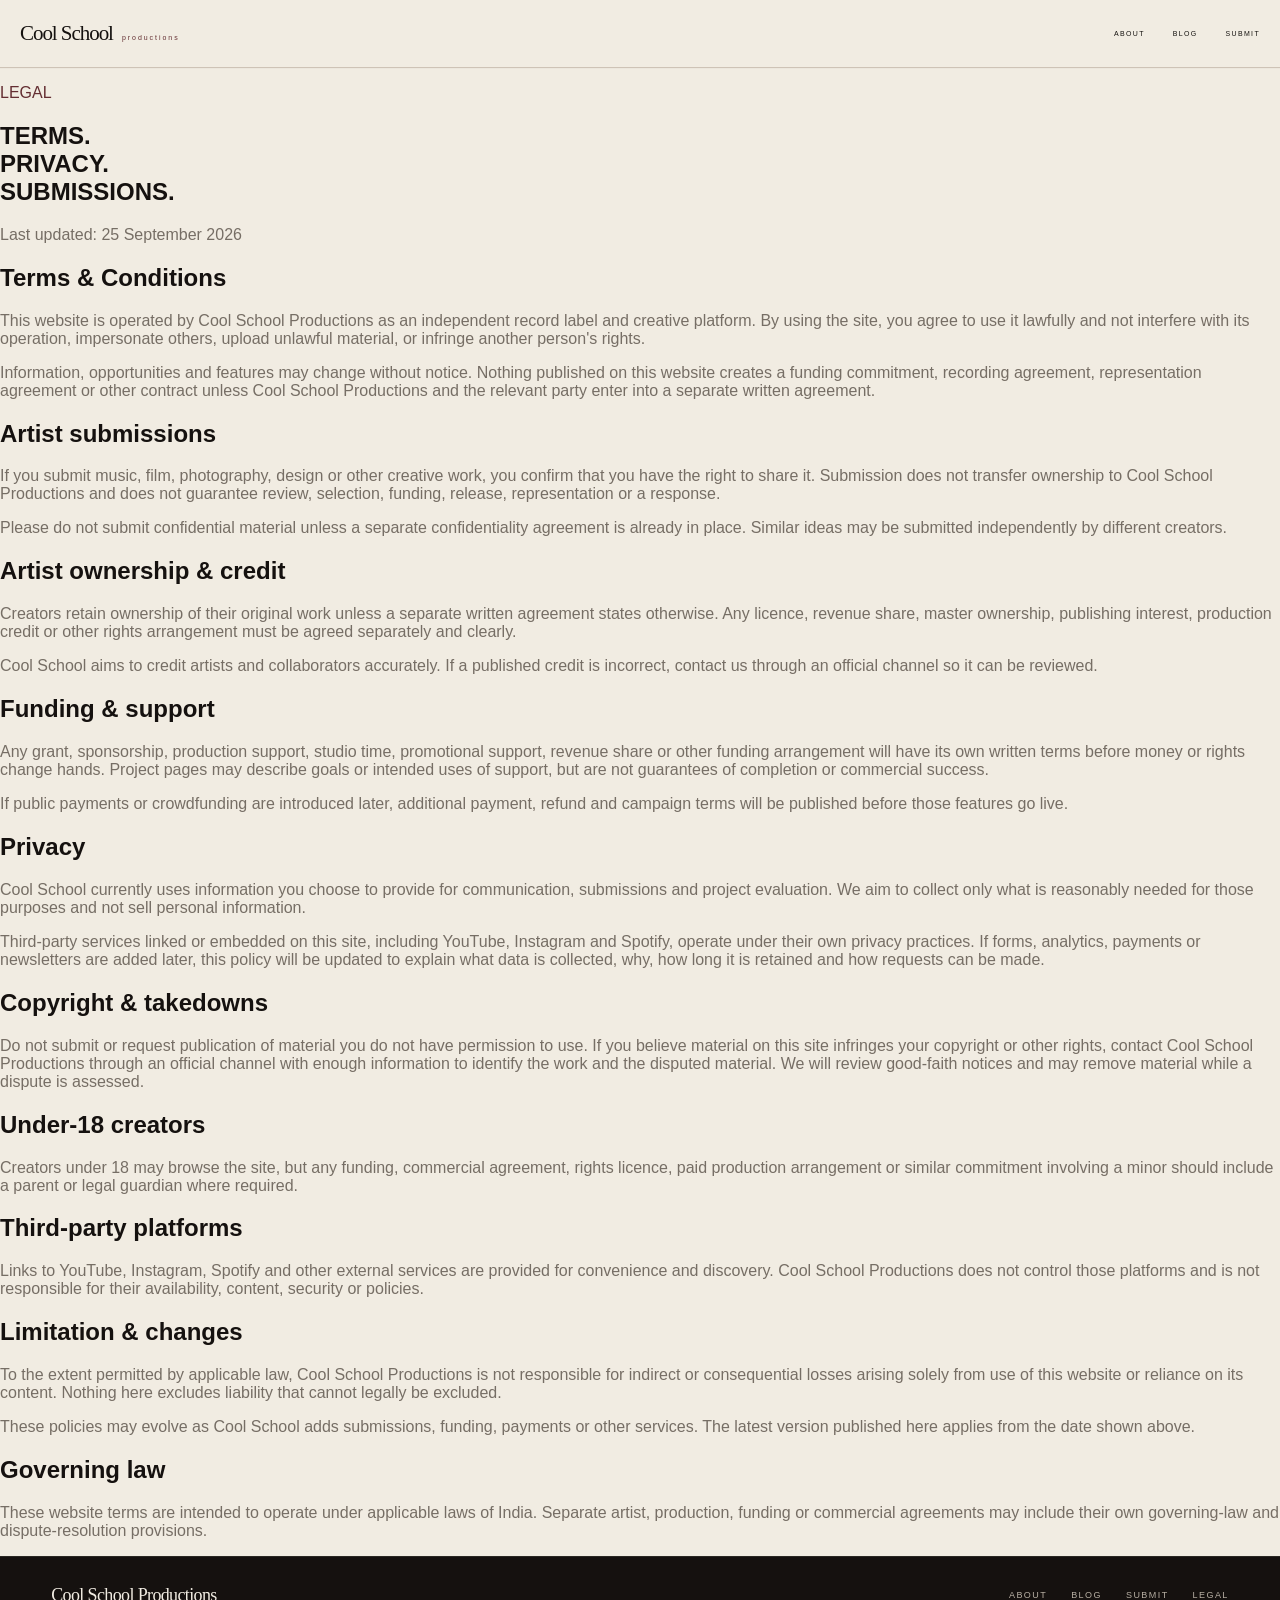
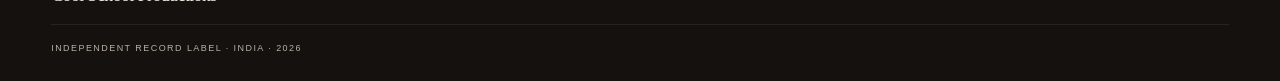
<file: legal.html>
<!doctype html><html><head><meta charset='utf-8'><meta name='viewport' content='width=device-width,initial-scale=1'><meta name='description' content='Legal policies for Cool School Productions.'><title>Legal — Cool School Productions</title><link rel='stylesheet' href='style.css'></head><body>
<header><a class='brand' href='index.html'><span>Cool School</span><small>productions</small></a><button id='menu' aria-label='Open menu' aria-expanded='false' aria-controls='site-nav'>MENU</button><nav id="site-nav"><a href="about.html">ABOUT</a><a href="blog.html">BLOG</a><a href="submissions.html">SUBMIT</a></nav></header>
<main class='legal-page'>
<section class='legal-hero'><p>LEGAL</p><h1>TERMS.<br>PRIVACY.<br>SUBMISSIONS.</h1><p class='legal-updated'>Last updated: 25 September 2026</p></section>
<section class='legal-copy'>
<article><h2>Terms &amp; Conditions</h2><div><p>This website is operated by Cool School Productions as an independent record label and creative platform. By using the site, you agree to use it lawfully and not interfere with its operation, impersonate others, upload unlawful material, or infringe another person's rights.</p><p>Information, opportunities and features may change without notice. Nothing published on this website creates a funding commitment, recording agreement, representation agreement or other contract unless Cool School Productions and the relevant party enter into a separate written agreement.</p></div></article>
<article><h2>Artist submissions</h2><div><p>If you submit music, film, photography, design or other creative work, you confirm that you have the right to share it. Submission does not transfer ownership to Cool School Productions and does not guarantee review, selection, funding, release, representation or a response.</p><p>Please do not submit confidential material unless a separate confidentiality agreement is already in place. Similar ideas may be submitted independently by different creators.</p></div></article>
<article><h2>Artist ownership &amp; credit</h2><div><p>Creators retain ownership of their original work unless a separate written agreement states otherwise. Any licence, revenue share, master ownership, publishing interest, production credit or other rights arrangement must be agreed separately and clearly.</p><p>Cool School aims to credit artists and collaborators accurately. If a published credit is incorrect, contact us through an official channel so it can be reviewed.</p></div></article>
<article><h2>Funding &amp; support</h2><div><p>Any grant, sponsorship, production support, studio time, promotional support, revenue share or other funding arrangement will have its own written terms before money or rights change hands. Project pages may describe goals or intended uses of support, but are not guarantees of completion or commercial success.</p><p>If public payments or crowdfunding are introduced later, additional payment, refund and campaign terms will be published before those features go live.</p></div></article>
<article><h2>Privacy</h2><div><p>Cool School currently uses information you choose to provide for communication, submissions and project evaluation. We aim to collect only what is reasonably needed for those purposes and not sell personal information.</p><p>Third-party services linked or embedded on this site, including YouTube, Instagram and Spotify, operate under their own privacy practices. If forms, analytics, payments or newsletters are added later, this policy will be updated to explain what data is collected, why, how long it is retained and how requests can be made.</p></div></article>
<article><h2>Copyright &amp; takedowns</h2><div><p>Do not submit or request publication of material you do not have permission to use. If you believe material on this site infringes your copyright or other rights, contact Cool School Productions through an official channel with enough information to identify the work and the disputed material. We will review good-faith notices and may remove material while a dispute is assessed.</p></div></article>
<article><h2>Under-18 creators</h2><div><p>Creators under 18 may browse the site, but any funding, commercial agreement, rights licence, paid production arrangement or similar commitment involving a minor should include a parent or legal guardian where required.</p></div></article>
<article><h2>Third-party platforms</h2><div><p>Links to YouTube, Instagram, Spotify and other external services are provided for convenience and discovery. Cool School Productions does not control those platforms and is not responsible for their availability, content, security or policies.</p></div></article>
<article><h2>Limitation &amp; changes</h2><div><p>To the extent permitted by applicable law, Cool School Productions is not responsible for indirect or consequential losses arising solely from use of this website or reliance on its content. Nothing here excludes liability that cannot legally be excluded.</p><p>These policies may evolve as Cool School adds submissions, funding, payments or other services. The latest version published here applies from the date shown above.</p></div></article>
<article><h2>Governing law</h2><div><p>These website terms are intended to operate under applicable laws of India. Separate artist, production, funding or commercial agreements may include their own governing-law and dispute-resolution provisions.</p></div></article>
</section></main>
<footer class='site-footer simple-footer'><a class='simple-footer-brand' href='index.html'>Cool School Productions</a><div class="simple-footer-links"><a href="about.html">ABOUT</a><a href="blog.html">BLOG</a><a href="submissions.html">SUBMIT</a><a href="legal.html">LEGAL</a></div><span class='simple-footer-meta'>INDEPENDENT RECORD LABEL · INDIA · <span id='year'></span></span></footer><script src='script.js'></script></body></html>
</file>
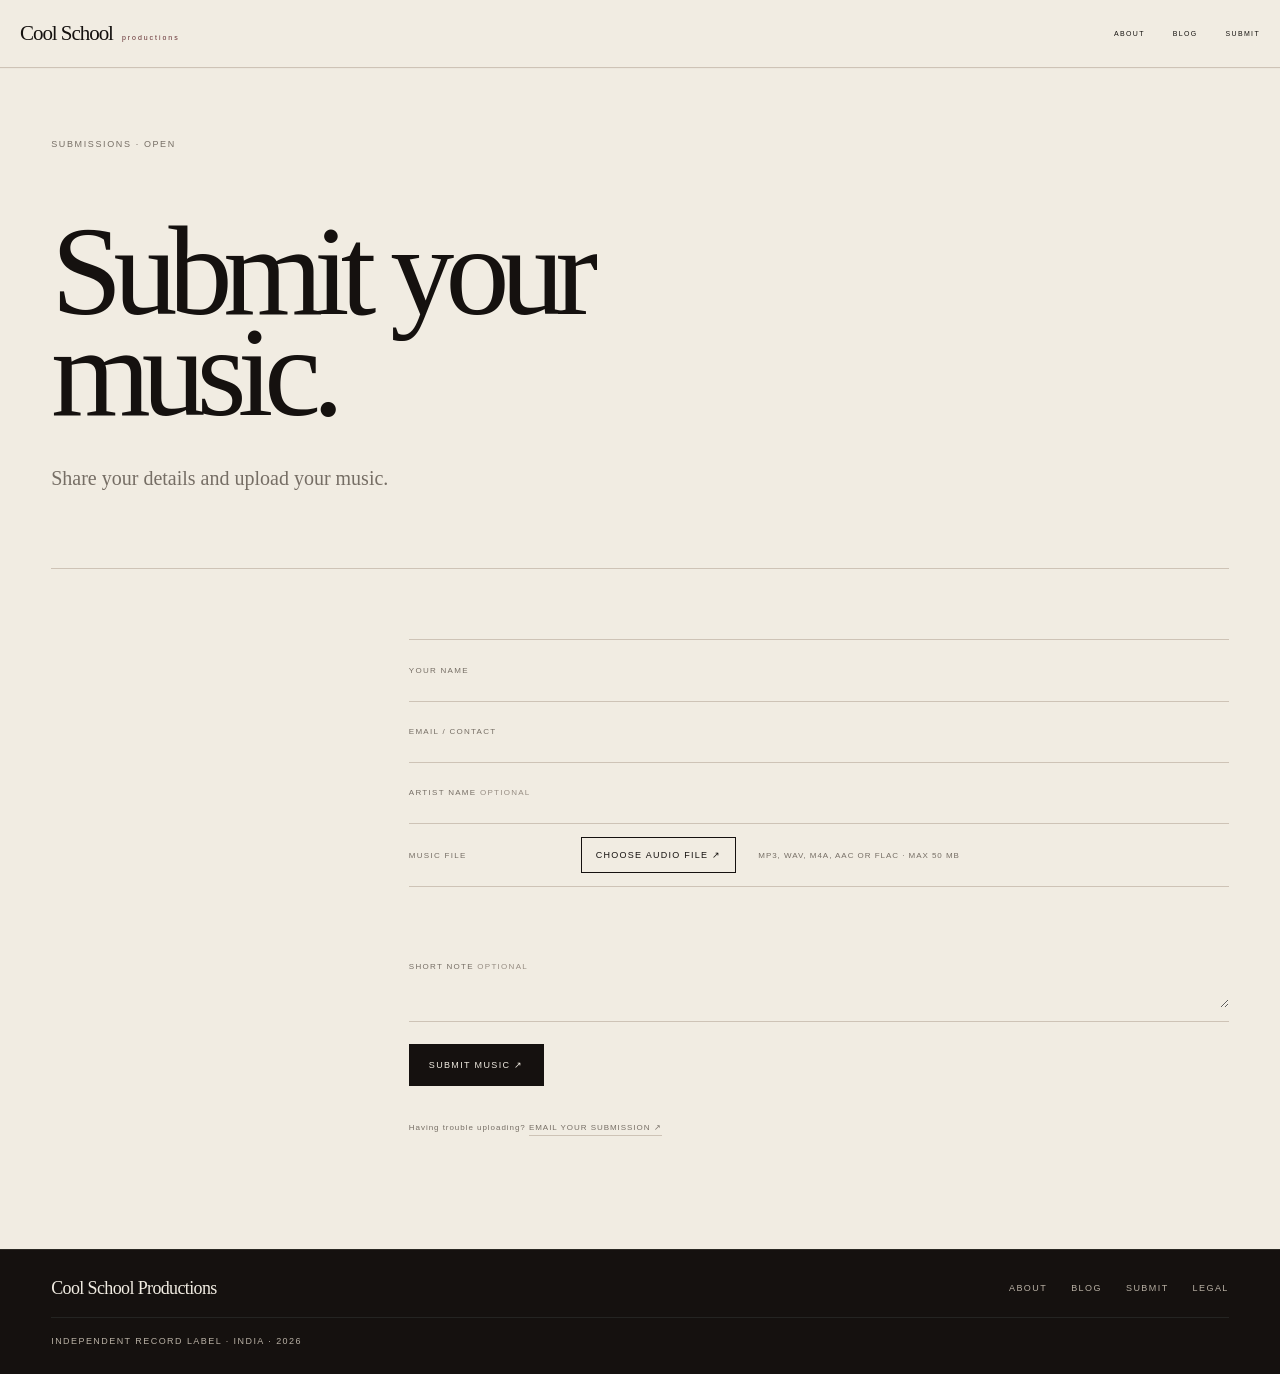
<file: submissions.html>
<!doctype html><html><head><meta charset="utf-8"><meta name="viewport" content="width=device-width,initial-scale=1"><meta name="description" content="Submit music and creative work to Cool School Productions."><title>Submissions — Cool School Productions</title><link rel="stylesheet" href="style.css"></head><body><header><a class="brand" href="index.html"><span>Cool School</span><small>productions</small></a><button id="menu" aria-label="Open menu" aria-expanded="false" aria-controls="site-nav">MENU</button><nav id="site-nav"><a href="about.html">ABOUT</a><a href="blog.html">BLOG</a><a href="submissions.html">SUBMIT</a></nav></header><main class="submission-page"><section class="submission-page-head"><span>SUBMISSIONS · OPEN</span><h1>Submit your<br>music.</h1><p>Share your details and upload your music.</p></section><section class="submission-page-form"><form class="submission-form" data-submission-form><div class="submission-fields"><label><span>YOUR NAME</span><input name="name" type="text" autocomplete="name" maxlength="100" required></label><label><span>EMAIL / CONTACT</span><input name="contact" type="text" autocomplete="email" maxlength="160" required></label><label><span>ARTIST NAME <i>OPTIONAL</i></span><input name="artist" type="text" maxlength="120"></label><label class="submission-upload"><span>MUSIC FILE</span><input name="music_file" type="file" accept="audio/mpeg,audio/wav,audio/x-wav,audio/mp4,audio/x-m4a,audio/aac,audio/flac,.mp3,.wav,.m4a,.aac,.flac" required><b>CHOOSE AUDIO FILE ↗</b><small data-file-name>MP3, WAV, M4A, AAC OR FLAC · MAX 50 MB</small></label><label class="submission-note"><span>SHORT NOTE <i>OPTIONAL</i></span><textarea name="note" rows="3" maxlength="1000"></textarea></label></div><button type="submit">SUBMIT MUSIC ↗</button><p class="submission-status" role="status" aria-live="polite"></p><p class="submission-fallback">Having trouble uploading? <a href="mailto:coolschoolproduction@gmail.com?subject=Music%20Submission">EMAIL YOUR SUBMISSION ↗</a></p></form></section></main><footer class="site-footer simple-footer"><a class="simple-footer-brand" href="index.html">Cool School Productions</a><div class="simple-footer-links"><a href="about.html">ABOUT</a><a href="blog.html">BLOG</a><a href="submissions.html">SUBMIT</a><a href="legal.html">LEGAL</a></div><span class="simple-footer-meta">INDEPENDENT RECORD LABEL · INDIA · <span id="year"></span></span></footer><script src="script.js"></script></body></html>
</file>
<file: style.css>
:root{--cream:#f0ede5;--black:#0b0b0a;--grey:#85827b;--line:#cbc7bd}*{box-sizing:border-box}html{scroll-behavior:smooth}body{margin:0;background:var(--black);color:var(--cream);font-family:Arial,Helvetica,sans-serif}a{color:inherit;text-decoration:none}header{height:74px;padding:0 3.2vw;display:flex;align-items:center;justify-content:space-between;position:sticky;top:0;z-index:20;background:rgba(240,237,229,.94);color:var(--black);border-bottom:1px solid var(--line);backdrop-filter:blur(12px)}.brand{display:flex;align-items:baseline;gap:9px}.brand span{font-family:Georgia,serif;font-size:21px;letter-spacing:-.05em}.brand small{font-size:7px;letter-spacing:.28em}nav{display:flex;gap:30px;font-size:9px;letter-spacing:.14em}#menu{display:none;border:0;background:none;font:inherit;font-size:10px}.opening{min-height:clamp(560px,72vh,720px);display:grid;grid-template-columns:1fr 1fr}.opening-mark{background:var(--cream);color:var(--black);display:flex;align-items:center;justify-content:center;padding:6vw;border-right:1px solid var(--line)}.wordmark,.footer-wordmark{display:flex;flex-direction:column;align-items:center}.wordmark span,.footer-wordmark span{font-family:Georgia,serif;font-size:clamp(55px,6vw,98px);line-height:.85;letter-spacing:-.075em;white-space:nowrap}.wordmark small,.footer-wordmark small{font-size:11px;letter-spacing:.62em;padding-left:.62em;margin-top:28px}.opening-message{padding:6vw;display:flex;flex-direction:column;justify-content:center}.kicker{font-size:9px;letter-spacing:.2em;color:var(--grey);margin:0 0 30px}.opening h1{font-family:Georgia,serif;font-size:clamp(58px,7.2vw,112px);font-weight:400;line-height:.84;letter-spacing:-.065em;margin:0 0 42px}.prayer{font-family:Georgia,serif;font-size:18px;line-height:1.65;color:#bbb7ad;max-width:580px;margin:0 0 42px}.soft-link{width:max-content;font-size:10px;letter-spacing:.13em;padding-bottom:6px;border-bottom:1px solid #575750}.interlude{min-height:60vh;padding:7vw 4vw;display:flex;flex-direction:column;justify-content:space-between}.interlude p{font-family:Georgia,serif;font-size:clamp(52px,7vw,108px);line-height:.88;letter-spacing:-.06em;margin:0}.interlude em{font-weight:400}.interlude span{font-size:9px;letter-spacing:.18em;align-self:flex-end}.light{background:var(--cream);color:var(--black)}.light span{color:#77736b}.dark{background:var(--black);color:var(--cream);border-block:1px solid #292927}.dark span{color:#777}.work-section{background:var(--cream);color:var(--black)}.section-line{height:70px;padding:0 3.2vw;display:flex;align-items:center;justify-content:space-between;border-bottom:1px solid var(--line);font-size:9px;letter-spacing:.16em}.work-grid{display:grid;grid-template-columns:repeat(3,1fr)}.work-card{padding:2vw;border-right:1px solid var(--line)}.work-card:last-child{border-right:0}.image{position:relative;aspect-ratio:4/5;overflow:hidden;background:#222}.image img{width:100%;height:100%;object-fit:cover;filter:grayscale(1) contrast(1.08);transition:.5s}.image:after{content:"";position:absolute;inset:0;background:linear-gradient(transparent 60%,rgba(0,0,0,.42))}.image span{position:absolute;z-index:2;left:18px;bottom:15px;color:white;font-family:Georgia,serif;font-size:40px}.work-card:hover img{transform:scale(1.02);filter:grayscale(.35)}.work-card h2{font-family:Georgia,serif;font-size:25px;font-weight:400;margin:18px 0 8px}.work-card p{font-size:8px;letter-spacing:.16em;color:#77736b}.submit{background:var(--cream);color:var(--black);padding:10vw 4vw 11vw}.submit h2{font-family:Georgia,serif;font-size:clamp(58px,8vw,120px);font-weight:400;line-height:.85;letter-spacing:-.065em;margin:0 0 42px}.submit>p:not(.kicker){font-family:Georgia,serif;font-size:19px;line-height:1.6;max-width:600px;color:#57544d}.mail{display:inline-block;font-family:Georgia,serif;font-size:clamp(20px,2.4vw,34px);margin-top:32px;border-bottom:1px solid #88837a;padding-bottom:7px}.submit>small{display:block;margin-top:28px;font-size:9px;letter-spacing:.12em;color:#77736b}footer{padding:8vw 4vw 2vw;background:var(--black);min-height:65vh;display:flex;flex-direction:column;justify-content:flex-end}.footer-wordmark{align-items:flex-start;margin-bottom:5vw}.footer-wordmark span{font-size:clamp(52px,8vw,120px)}.footer-wordmark small{margin-left:3px}footer>p{font-family:Georgia,serif;font-size:clamp(30px,4vw,60px);line-height:1.05;max-width:800px;color:#aaa69d;margin:0 0 8vw}.footer-row{display:flex;justify-content:space-between;border-top:1px solid #292927;padding-top:18px;font-size:8px;letter-spacing:.16em;color:#777}@media(max-width:760px){header{height:60px;padding:0 5vw}nav{display:none;position:absolute;top:60px;left:0;right:0;background:var(--cream);padding:28px 5vw;flex-direction:column}nav.open{display:flex}#menu{display:block}.opening{grid-template-columns:1fr}.opening-mark{min-height:45vh;border-right:0;border-bottom:1px solid var(--line)}.wordmark span{font-size:15vw}.wordmark small{font-size:8px}.opening-message{min-height:70vh;padding:16vw 6vw}.opening h1{font-size:16vw}.interlude{min-height:52vh;padding:16vw 6vw}.interlude p{font-size:14vw}.work-grid{grid-template-columns:1fr}.work-card{padding:6vw;border-right:0;border-bottom:1px solid var(--line)}.image{aspect-ratio:16/11}.section-line{padding:0 5vw}.submit{padding:20vw 6vw}.submit h2{font-size:15vw}.mail{font-size:18px;word-break:break-word}footer{padding:20vw 6vw 5vw;min-height:70vh}.footer-wordmark span{font-size:16vw}.footer-wordmark small{font-size:8px}.footer-row{flex-direction:column;gap:20px}}
/* Hero showcase */
.hero-showcase{padding:0;overflow:hidden;display:block;background:#111;position:relative}.hero-track{height:100%;display:flex;overflow-x:auto;scroll-snap-type:x mandatory;scrollbar-width:none}.hero-track::-webkit-scrollbar{display:none}.hero-track figure{position:relative;flex:0 0 100%;height:100%;min-height:clamp(560px,72vh,720px);margin:0;scroll-snap-align:start;overflow:hidden}.hero-track img{width:100%;height:100%;object-fit:cover;display:block;filter:grayscale(1) contrast(1.06);transition:filter .5s ease,transform .8s ease}.hero-track figure:hover img{filter:grayscale(.25);transform:scale(1.012)}.hero-track figure:after{content:"";position:absolute;inset:55% 0 0;background:linear-gradient(transparent,rgba(0,0,0,.55));pointer-events:none}.hero-track figcaption{position:absolute;z-index:2;left:3vw;bottom:3vw;color:var(--cream);font-family:Georgia,serif;font-size:clamp(28px,3vw,46px);letter-spacing:-.04em}.showcase-hint{position:absolute;z-index:5;left:20px;right:20px;top:18px;display:flex;justify-content:space-between;align-items:center;color:#fff;font-size:8px;letter-spacing:.16em;text-shadow:0 1px 10px rgba(0,0,0,.55);pointer-events:none}.showcase-hint b{font-weight:400;border:1px solid rgba(255,255,255,.6);border-radius:999px;padding:8px 11px;background:rgba(0,0,0,.18);backdrop-filter:blur(6px)}@media(max-width:760px){.opening{min-height:auto}.hero-showcase{min-height:46vh}.hero-track figure{min-height:46vh}.hero-track figcaption{left:5vw;bottom:5vw}.showcase-hint{left:14px;right:14px;top:14px}.showcase-hint span{font-size:7px}}

.people-reel .name-thumb{background:radial-gradient(circle at 70% 28%,#35332f 0%,#171716 36%,#0b0b0a 78%);display:flex;align-items:center;justify-content:center;min-height:520px;position:relative;overflow:hidden}.people-reel .name-thumb:before{content:"";position:absolute;inset:24px;border:1px solid rgba(240,237,229,.18)}.people-reel .name-card{position:relative;z-index:1;display:flex;flex-direction:column;align-items:center;text-align:center}.people-reel .name-card span{font-family:Georgia,serif;font-size:clamp(52px,6vw,92px);line-height:.82;letter-spacing:-.06em;color:var(--cream)}.people-reel .name-card small{margin-top:28px;font-size:8px;letter-spacing:.28em;color:#8b8881}.people-reel .name-thumb figcaption{position:absolute;left:22px;bottom:18px;font-family:Arial,Helvetica,sans-serif;font-size:9px;letter-spacing:.14em;color:#d5d1c8}
@media(max-width:760px){.people-reel .name-thumb{min-height:46vh}.people-reel .name-card span{font-size:15vw}}

/* Discover video gallery */
.video-gallery{background:var(--cream);color:var(--black);padding:8vw 0 9vw;overflow:hidden;border-top:1px solid var(--line)}
.gallery-head{padding:0 4vw 4vw;display:flex;align-items:flex-end;justify-content:space-between;gap:30px}
.gallery-head h2{font-family:Georgia,serif;font-size:clamp(52px,7vw,105px);font-weight:400;line-height:.86;letter-spacing:-.065em;margin:12px 0 0}
.gallery-nav{display:flex;align-items:center;gap:14px;font-size:8px;letter-spacing:.18em;white-space:nowrap}
.gallery-nav button{width:44px;height:44px;border:1px solid #aaa59b;border-radius:50%;background:transparent;font-size:18px;cursor:pointer;transition:.2s}
.gallery-nav button:hover{background:var(--black);color:var(--cream);border-color:var(--black)}
.video-track{display:flex;gap:1.2vw;overflow-x:auto;scroll-snap-type:x mandatory;scroll-behavior:smooth;padding:0 4vw 2vw;scrollbar-width:none}
.video-track::-webkit-scrollbar{display:none}
.video-slide{flex:0 0 min(76vw,980px);scroll-snap-align:start}
.video-frame{aspect-ratio:16/9;background:#0b0b0a;overflow:hidden}
.video-frame iframe{width:100%;height:100%;border:0;display:block}
.video-meta{display:grid;grid-template-columns:42px 1fr auto;align-items:end;border-top:1px solid #aaa59b;padding:14px 0 0;margin-top:14px}
.video-meta>span{font-family:Georgia,serif;font-size:18px}
.video-meta h3{font-family:Georgia,serif;font-size:clamp(25px,3vw,42px);font-weight:400;letter-spacing:-.045em;margin:0}
.video-meta p{font-size:8px;letter-spacing:.16em;color:#77736b;margin:0 0 6px;text-align:right}
@media(max-width:760px){.gallery-head{padding:18vw 6vw 8vw;align-items:flex-start;flex-direction:column}.gallery-head h2{font-size:15vw}.gallery-nav{width:100%;justify-content:flex-end}.video-track{gap:4vw;padding:0 6vw 8vw}.video-slide{flex-basis:88vw}.video-meta{grid-template-columns:30px 1fr}.video-meta p{grid-column:2;text-align:left;margin-top:7px}}

/* Compact Discover refinement */
.video-gallery{padding:6vw 0 7vw}
.gallery-head{max-width:1240px;margin:0 auto;padding:0 32px 32px;align-items:flex-end}
.gallery-head h2{font-size:clamp(38px,4.4vw,68px);line-height:.92;max-width:650px}
.gallery-nav{gap:10px}
.gallery-nav button{width:36px;height:36px;font-size:15px}
.video-track{max-width:1240px;margin:0 auto;display:grid;grid-template-columns:repeat(3,minmax(0,1fr));gap:18px;padding:0 32px 8px;overflow:visible;scroll-snap-type:none}
.video-slide{min-width:0}
.video-frame{aspect-ratio:16/9;border-radius:2px}
.video-meta{grid-template-columns:28px 1fr;padding-top:10px;margin-top:10px}
.video-meta>span{font-size:12px;color:#77736b}
.video-meta h3{font-size:20px;letter-spacing:-.025em}
.video-meta p{grid-column:2;text-align:left;margin:5px 0 0;font-size:7px;line-height:1.5}
@media(min-width:761px){.gallery-nav span{display:none}}
@media(max-width:760px){.video-gallery{padding:4vw 0 14vw}.gallery-head{padding:16vw 6vw 7vw}.gallery-head h2{font-size:12vw}.video-track{display:flex;max-width:none;gap:12px;padding:0 6vw 5vw;overflow-x:auto;scroll-snap-type:x mandatory}.video-slide{flex:0 0 82vw;scroll-snap-align:start}.video-meta h3{font-size:20px}.gallery-nav button{width:34px;height:34px}}

/* Full-bleed Discover */
.discover-full{position:relative;background:#0b0b0a;color:var(--cream);padding:0;min-height:100vh;border:0;overflow:hidden}
.discover-full .discover-label{position:absolute;z-index:5;top:20px;left:24px;font-size:8px;letter-spacing:.2em;color:#fff;text-shadow:0 1px 8px rgba(0,0,0,.45);pointer-events:none}
.discover-full .video-track{max-width:none;width:100%;height:100vh;margin:0;padding:0;display:grid;grid-template-columns:repeat(3,1fr);gap:1px;background:#0b0b0a;overflow:hidden}
.discover-full .video-slide{min-width:0;height:100%;margin:0}
.discover-full .video-frame{width:100%;height:100%;aspect-ratio:auto;border-radius:0;background:#000}
.discover-full .video-frame iframe{width:100%;height:100%;display:block}
@media(max-width:760px){.discover-full{min-height:100svh}.discover-full .discover-label{top:16px;left:16px}.discover-full .video-track{height:100svh;display:flex;gap:1px;padding:0;overflow-x:auto;scroll-snap-type:x mandatory}.discover-full .video-slide{flex:0 0 100vw;height:100svh;scroll-snap-align:start}.discover-full .video-frame{height:100%}}

/* Final Discover polish */
.discover-full{min-height:auto;background:#080808;border-top:1px solid rgba(255,255,255,.12)}
.discover-full .discover-label{top:18px;left:22px;padding:7px 9px;background:rgba(8,8,8,.58);border:1px solid rgba(255,255,255,.16);font-size:7px;line-height:1;letter-spacing:.22em;backdrop-filter:blur(8px);-webkit-backdrop-filter:blur(8px)}
.discover-full .video-track{height:auto;min-height:72vh;grid-template-columns:repeat(3,minmax(0,1fr));gap:1px;background:rgba(255,255,255,.12)}
.discover-full .video-slide{height:auto;min-height:72vh;background:#080808}
.discover-full .video-frame{height:100%;min-height:72vh;position:relative;overflow:hidden}
.discover-full .video-frame iframe{position:absolute;inset:0;border:0;background:#000}
@media(min-width:761px){.discover-full .video-track{max-height:820px}.discover-full .video-slide,.discover-full .video-frame{max-height:820px}}
@media(max-width:760px){.discover-full{min-height:auto}.discover-full .discover-label{top:14px;left:14px}.discover-full .video-track{height:72svh;min-height:0}.discover-full .video-slide{height:72svh;min-height:0}.discover-full .video-frame{height:72svh;min-height:0}}

/* Site footer */
.site-footer{background:var(--cream);color:var(--black);padding:7vw 4vw 2.5vw;min-height:42vh;display:flex;flex-direction:column;justify-content:space-between;border-top:1px solid var(--line)}
.footer-top{display:flex;justify-content:space-between;align-items:flex-start;gap:40px}
.footer-brand{font-family:Georgia,serif;font-size:clamp(48px,6.5vw,100px);font-weight:400;line-height:.78;letter-spacing:-.065em}
.footer-brand span{font-size:.42em;letter-spacing:-.035em}
.footer-top>p{margin:5px 0 0;font-size:8px;line-height:1.8;letter-spacing:.18em;text-align:right;color:#68645d}
.footer-bottom{display:flex;justify-content:space-between;align-items:flex-end;border-top:1px solid #bcb7ad;padding-top:15px;margin-top:8vw;font-size:8px;letter-spacing:.16em;color:#68645d}
.footer-links{display:flex;gap:26px}
.footer-links a{transition:opacity .2s}.footer-links a:hover{opacity:.5}
@media(max-width:760px){.site-footer{padding:16vw 6vw 6vw;min-height:48vh}.footer-top{flex-direction:column}.footer-brand{font-size:15vw}.footer-top>p{text-align:left}.footer-bottom{margin-top:18vw;align-items:flex-start;gap:25px;flex-direction:column}.footer-links{gap:18px;flex-wrap:wrap}}

/* Label-level precision */
header{border-bottom:1px solid rgba(20,20,18,.14)}
nav{gap:28px}nav a{font-size:7px;letter-spacing:.19em}
.opening-message{padding-left:5vw;padding-right:5vw}
.opening-message .prayer{max-width:490px}
.showcase-hint span{letter-spacing:.2em}
.site-footer{min-height:36vh;padding-top:6vw}
.footer-brand{max-width:700px}
.footer-top>p{letter-spacing:.2em}
@media(max-width:760px){nav{gap:20px}.site-footer{min-height:42vh}}

/* Vinyl Discover */
.vinyl-discover{background:#080808;min-height:100vh;padding:0;display:flex;align-items:center}
.vinyl-discover .discover-label{position:absolute;top:18px;left:22px}
.vinyl-track{width:100%;display:grid;grid-template-columns:repeat(3,minmax(0,1fr));gap:0;align-items:center}
.vinyl-piece{min-width:0;display:grid;place-items:center;padding:5vw 2vw}
.vinyl-shell{width:min(29vw,440px);aspect-ratio:1;display:grid;place-items:center}
.vinyl-disc{position:relative;width:100%;height:100%;border-radius:50%;overflow:hidden;background:repeating-radial-gradient(circle at center,#0b0b0b 0 2px,#151515 3px 4px,#090909 5px 7px);box-shadow:0 18px 60px rgba(0,0,0,.42),inset 0 0 0 1px rgba(255,255,255,.08)}
.vinyl-disc:before{content:"";position:absolute;inset:4%;border-radius:50%;background:conic-gradient(from 20deg,transparent,rgba(255,255,255,.09),transparent 18%,rgba(255,255,255,.04),transparent 40%,rgba(255,255,255,.08),transparent 70%);pointer-events:none;z-index:2}
.vinyl-video{position:absolute;z-index:3;left:50%;top:50%;width:58%;height:58%;transform:translate(-50%,-50%);border-radius:50%;overflow:hidden;background:#000;box-shadow:0 0 0 3px #080808,0 0 0 4px rgba(255,255,255,.12)}
.vinyl-video iframe{position:absolute;left:50%;top:50%;width:178%;height:100%;transform:translate(-50%,-50%);border:0}
.vinyl-spindle{position:absolute;z-index:5;left:50%;top:50%;width:9px;height:9px;border-radius:50%;background:#e7e2d8;transform:translate(-50%,-50%);box-shadow:0 0 0 2px #111;pointer-events:none}
.vinyl-disc.is-playing{animation:vinylSpin 5.2s linear infinite}
.vinyl-disc.is-playing .vinyl-video{animation:vinylCounterSpin 5.2s linear infinite}
@keyframes vinylSpin{to{transform:rotate(360deg)}}@keyframes vinylCounterSpin{to{transform:translate(-50%,-50%) rotate(-360deg)}}
@media(max-width:760px){.vinyl-discover{min-height:88svh}.vinyl-track{display:flex;overflow-x:auto;scroll-snap-type:x mandatory}.vinyl-piece{flex:0 0 100vw;min-height:88svh;padding:18vw 8vw 10vw;scroll-snap-align:start}.vinyl-shell{width:min(84vw,430px)}}

/* Vinyl catalogue metadata */
.vinyl-piece{align-content:center}
.vinyl-meta{width:min(29vw,440px);display:grid;grid-template-columns:auto 1fr;gap:5px 16px;border-top:1px solid rgba(255,255,255,.2);padding-top:12px;margin-top:18px;color:#e8e4dc}
.vinyl-meta span{font-size:7px;letter-spacing:.2em;color:#777}
.vinyl-meta strong{font-family:Georgia,serif;font-size:16px;font-weight:400;letter-spacing:-.02em;text-align:right}
.vinyl-meta small{grid-column:1/-1;font-size:7px;letter-spacing:.16em;color:#777}
@media(max-width:760px){.vinyl-meta{width:min(84vw,430px);margin-top:16px}.vinyl-meta strong{font-size:15px}}

/* One-record-per-slide Discover */
.vinyl-discover{height:100vh;min-height:680px;display:block;overflow:hidden;position:relative}
.vinyl-track{width:100%;height:100%;display:flex;overflow-x:auto;overflow-y:hidden;scroll-snap-type:x mandatory;scroll-behavior:smooth;scrollbar-width:none}
.vinyl-track::-webkit-scrollbar{display:none}
.vinyl-piece{position:relative;flex:0 0 100%;width:100%;height:100%;min-height:0;padding:6vh 6vw 4vh;display:flex;flex-direction:column;align-items:center;justify-content:center;scroll-snap-align:start;scroll-snap-stop:always}
.vinyl-shell{width:min(64vh,620px);max-width:72vw;flex:0 0 auto}
.vinyl-meta{width:min(64vh,620px);max-width:72vw;margin-top:18px}
.vinyl-discover .discover-label{z-index:10}
@media(max-width:760px){.vinyl-discover{height:88svh;min-height:620px}.vinyl-track{height:100%;display:flex}.vinyl-piece{flex:0 0 100vw;width:100vw;height:100%;min-height:0;padding:10vh 6vw 5vh}.vinyl-shell{width:min(74vw,52vh);max-width:none}.vinyl-meta{width:min(74vw,52vh);max-width:none}}

/* Tactile Discover interaction */
.vinyl-shell{transition:transform .45s cubic-bezier(.2,.7,.2,1),filter .45s ease;cursor:pointer}
.vinyl-piece:hover .vinyl-shell{transform:scale(1.025);filter:brightness(1.06)}
.vinyl-piece:focus-within .vinyl-shell{transform:scale(1.015)}
.vinyl-video{transition:box-shadow .3s ease,transform .3s ease}
.vinyl-piece:hover .vinyl-video{box-shadow:0 0 0 3px #080808,0 0 0 5px rgba(255,255,255,.28)}
.vinyl-play{position:absolute;z-index:8;left:50%;top:50%;width:54px;height:54px;display:grid;place-items:center;border-radius:50%;transform:translate(-50%,-50%);background:rgba(245,242,235,.92);color:#090909;font-family:Arial,sans-serif;font-size:17px;padding-left:3px;box-shadow:0 8px 28px rgba(0,0,0,.28);pointer-events:none;transition:transform .25s ease,opacity .25s ease}
.vinyl-piece:hover .vinyl-play{transform:translate(-50%,-50%) scale(1.08)}
.vinyl-disc.is-playing .vinyl-play{opacity:0}
.vinyl-controls{position:absolute;z-index:12;left:50%;bottom:24px;transform:translateX(-50%);display:flex;align-items:center;gap:14px;padding:7px 9px;border:1px solid rgba(255,255,255,.14);border-radius:999px;background:rgba(10,10,10,.58);backdrop-filter:blur(14px);-webkit-backdrop-filter:blur(14px)}
.vinyl-controls>button{width:38px;height:38px;border:0;border-radius:50%;background:transparent;color:#f2eee6;font-size:16px;cursor:pointer;transition:background .2s,transform .2s}
.vinyl-controls>button:hover{background:rgba(255,255,255,.12);transform:scale(1.05)}
.vinyl-dots{display:flex;gap:7px;align-items:center;padding:0 3px}
.vinyl-dots button{width:6px;height:6px;padding:0;border:0;border-radius:50%;background:rgba(255,255,255,.3);cursor:pointer;transition:width .25s,background .25s,border-radius .25s}
.vinyl-dots button.active{width:20px;border-radius:999px;background:#f2eee6}
@media(max-width:760px){.vinyl-controls{bottom:14px}.vinyl-play{width:48px;height:48px}.vinyl-piece:hover .vinyl-shell{transform:none}}

/* Split vinyl + video showcase */
.vinyl-piece{padding:7vh 5vw 8vh}
.vinyl-project{width:min(1180px,90vw);display:grid;grid-template-columns:minmax(280px,.78fr) minmax(420px,1.22fr);gap:clamp(34px,5vw,80px);align-items:center}
.vinyl-project .vinyl-shell{width:100%;max-width:470px;justify-self:end}
.vinyl-label{position:absolute;z-index:3;left:50%;top:50%;width:34%;height:34%;transform:translate(-50%,-50%);border-radius:50%;background:#e8e3d9;color:#111;display:flex;flex-direction:column;align-items:center;justify-content:center;text-align:center;pointer-events:none}
.vinyl-label span{font-family:Georgia,serif;font-size:clamp(12px,1.2vw,18px);letter-spacing:-.03em}.vinyl-label small{margin-top:6px;font-size:6px;letter-spacing:.18em}
.vinyl-video-panel{position:relative;width:100%;aspect-ratio:16/9;background:#000;overflow:hidden;box-shadow:0 18px 60px rgba(0,0,0,.28)}
.vinyl-video-panel iframe{position:absolute;inset:0;width:100%;height:100%;border:0}
.vinyl-video-panel .vinyl-play{z-index:2}
.vinyl-disc.is-playing{animation:vinylSpin 5.2s linear infinite}
.vinyl-piece:has(.vinyl-disc.is-playing) .vinyl-video-panel .vinyl-play{opacity:0}
.vinyl-meta{width:min(1180px,90vw);grid-template-columns:auto 1fr;max-width:none}
@media(max-width:760px){.vinyl-piece{padding:9vh 6vw 8vh;justify-content:center}.vinyl-project{width:88vw;display:flex;flex-direction:column;gap:24px}.vinyl-project .vinyl-shell{width:min(62vw,290px);align-self:center}.vinyl-video-panel{width:88vw}.vinyl-meta{width:88vw}.vinyl-label span{font-size:12px}}

/* Complete Music UI */
.vinyl-discover{background:linear-gradient(180deg,#0d0d0c 0%,#070707 100%)}
.music-status{position:absolute;z-index:11;right:22px;top:18px;display:flex;align-items:center;gap:8px;color:#8c8982;font-size:7px;letter-spacing:.18em}
.status-dot{width:5px;height:5px;border-radius:50%;background:#777;transition:.25s}
.vinyl-discover.is-playing .status-dot{background:#eee;box-shadow:0 0 0 4px rgba(255,255,255,.08)}
.vinyl-discover.is-playing .music-status{color:#d8d4cc}
.vinyl-project{padding:18px;border:1px solid rgba(255,255,255,.08);background:rgba(255,255,255,.018)}
.vinyl-video-panel{border:1px solid rgba(255,255,255,.1)}
.vinyl-meta{border-top-color:rgba(255,255,255,.16);row-gap:7px}
.track-line{grid-column:1/-1;display:grid;grid-template-columns:24px 1fr auto;gap:10px;align-items:center;margin-top:8px;font-size:6px;letter-spacing:.18em;color:#696761}
.track-line div{height:1px;background:linear-gradient(90deg,#e8e3d9 0 0%,rgba(255,255,255,.14) 0 100%);transition:background .25s}
.vinyl-piece:has(.vinyl-disc.is-playing) .track-line div{background:linear-gradient(90deg,#e8e3d9 0 38%,rgba(255,255,255,.14) 38% 100%)}
.vinyl-piece:has(.vinyl-disc.is-playing) .track-line span:last-child:after{content:"ING"}
.vinyl-piece:has(.vinyl-disc.is-playing) .track-line span:last-child{font-size:0}.vinyl-piece:has(.vinyl-disc.is-playing) .track-line span:last-child:before{content:"PLAY";font-size:6px}
.vinyl-controls{bottom:20px}
.vinyl-controls:before{content:"PREV";font-size:6px;letter-spacing:.16em;color:#666;margin-left:6px}
.vinyl-controls:after{content:"NEXT";font-size:6px;letter-spacing:.16em;color:#666;margin-right:6px}
@media(max-width:760px){.music-status{right:14px;top:14px}.vinyl-project{padding:10px}.vinyl-controls:before,.vinyl-controls:after{display:none}}

/* Vintage record-library treatment */
.vinyl-discover{background:#17140f;color:#e8dfcb;isolation:isolate}
.vinyl-discover:before{content:"";position:absolute;inset:0;z-index:0;pointer-events:none;opacity:.24;background-image:repeating-linear-gradient(0deg,rgba(255,255,255,.018) 0 1px,transparent 1px 3px),radial-gradient(circle at 18% 22%,rgba(205,177,122,.11),transparent 34%),radial-gradient(circle at 78% 72%,rgba(111,82,45,.13),transparent 36%);mix-blend-mode:screen}
.vinyl-track,.discover-label,.music-status,.vinyl-controls{position:relative;z-index:2}
.vinyl-discover .discover-label{font-family:Georgia,serif;color:#d8c7a5;letter-spacing:.12em}
.music-status{color:#8f8169}
.vinyl-discover.is-playing .music-status{color:#d9c9aa}
.vinyl-project{border:1px solid rgba(216,199,165,.24);background:#201c15;box-shadow:0 24px 70px rgba(0,0,0,.32),inset 0 0 45px rgba(130,96,49,.045)}
.vinyl-project:before{content:"COOL SCHOOL RECORD LIBRARY";position:absolute;transform:translateY(-35px);font-size:6px;letter-spacing:.24em;color:#776b58}
.vinyl-disc{background:repeating-radial-gradient(circle at center,#090806 0 2px,#181610 3px 4px,#080706 5px 7px);box-shadow:0 22px 60px rgba(0,0,0,.52),inset 0 0 0 1px rgba(222,204,166,.12)}
.vinyl-label{background:#d7c49d;color:#251e14;box-shadow:inset 0 0 0 1px rgba(65,47,25,.28)}
.vinyl-label span{font-style:italic}.vinyl-label small{color:#67583f}
.vinyl-video-panel{border:8px solid #2b251b;outline:1px solid rgba(216,199,165,.18);filter:sepia(.12) contrast(.96) saturate(.82)}
.vinyl-meta{color:#ded2ba;border-top:1px solid rgba(216,199,165,.32)}
.vinyl-meta span,.vinyl-meta small,.track-line{color:#8f8169}
.vinyl-meta strong{font-style:italic;color:#e7dbc3}
.vinyl-controls{border-color:rgba(216,199,165,.25);background:rgba(30,25,18,.84);box-shadow:0 8px 24px rgba(0,0,0,.24)}
.vinyl-controls>button{color:#dfd1b5}.vinyl-controls>button:hover{background:rgba(216,199,165,.12)}
.vinyl-dots button{background:rgba(216,199,165,.25)}.vinyl-dots button.active{background:#d8c7a5}
.status-dot{background:#74654e}.vinyl-discover.is-playing .status-dot{background:#d8c7a5;box-shadow:0 0 0 4px rgba(216,199,165,.08)}
.track-line div{background:linear-gradient(90deg,#cbb78f 0 0%,rgba(216,199,165,.18) 0 100%)}
.vinyl-piece:has(.vinyl-disc.is-playing) .track-line div{background:linear-gradient(90deg,#cbb78f 0 38%,rgba(216,199,165,.18) 38% 100%)}

/* Video-first Music showcase */
.vinyl-project{width:min(1380px,94vw);grid-template-columns:minmax(210px,.48fr) minmax(620px,1.52fr);gap:clamp(28px,4vw,64px);padding:14px}
.vinyl-project .vinyl-shell{max-width:380px}
.vinyl-video-panel{width:100%;aspect-ratio:16/9;border:3px solid #2b251b;filter:none;box-shadow:0 24px 80px rgba(0,0,0,.42);transition:transform .35s ease,box-shadow .35s ease}
.vinyl-video-panel:hover{transform:scale(1.008);box-shadow:0 28px 90px rgba(0,0,0,.52)}
.vinyl-video-panel iframe{width:100%;height:100%}
.vinyl-meta{width:min(1380px,94vw)}
@media(max-width:760px){
 .vinyl-piece{padding:7vh 4vw 8vh}
 .vinyl-project{width:94vw;display:flex;flex-direction:column-reverse;gap:18px;padding:8px}
 .vinyl-video-panel{width:100%;aspect-ratio:16/9;border-width:2px}
 .vinyl-project .vinyl-shell{width:min(44vw,190px)}
 .vinyl-meta{width:94vw;margin-top:12px}
}

/* Thumbnail record labels */
.vinyl-label.vinyl-art{width:42%;height:42%;background-position:center;background-size:cover;background-repeat:no-repeat;overflow:hidden;box-shadow:inset 0 0 0 1px rgba(255,255,255,.18),0 0 0 2px #090806}
.vinyl-label.vinyl-art:after{content:"";position:absolute;inset:0;border-radius:50%;background:linear-gradient(180deg,rgba(0,0,0,.03),rgba(0,0,0,.2));pointer-events:none}
.vinyl-catalogue{position:absolute;z-index:2;left:50%;bottom:10%;transform:translateX(-50%);padding:3px 6px;background:rgba(15,13,10,.68);color:#eee3cd!important;font-family:Arial,sans-serif!important;font-style:normal!important;font-size:6px!important;letter-spacing:.16em!important;white-space:nowrap}

/* Music view tabs + vinyl audio deck */
.music-tabs{position:absolute;z-index:14;top:14px;left:50%;transform:translateX(-50%);display:flex;padding:3px;border:1px solid rgba(216,199,165,.22);border-radius:999px;background:rgba(25,21,15,.78);backdrop-filter:blur(12px)}
.music-tab{border:0;background:transparent;color:#776b58;padding:8px 15px;border-radius:999px;font-size:7px;letter-spacing:.18em;cursor:pointer}.music-tab.active{background:#d8c7a5;color:#1a1610}
.vinyl-audio-view{display:none;position:relative;z-index:3;width:min(1120px,90vw);height:100%;margin:auto;grid-template-columns:.9fr 1.1fr;gap:clamp(50px,8vw,110px);align-items:center}
.vinyl-discover.vinyl-mode .vinyl-track,.vinyl-discover.vinyl-mode .vinyl-controls{display:none}.vinyl-discover.vinyl-mode .vinyl-audio-view{display:grid}
.audio-record-wrap{display:grid;place-items:center}.audio-record{position:relative;width:min(430px,38vw);aspect-ratio:1;border-radius:50%;background:repeating-radial-gradient(circle,#090806 0 2px,#181610 3px 4px,#080706 5px 7px);box-shadow:0 24px 70px rgba(0,0,0,.5);animation-play-state:paused}.audio-record.playing{animation:vinylSpin 5.2s linear infinite}
.audio-art{position:absolute;left:50%;top:50%;width:42%;height:42%;transform:translate(-50%,-50%);border-radius:50%;background-size:cover;background-position:center;box-shadow:0 0 0 3px #090806}.audio-spindle{position:absolute;left:50%;top:50%;width:9px;height:9px;transform:translate(-50%,-50%);border-radius:50%;background:#e7dfcc;box-shadow:0 0 0 2px #111}
.audio-deck{border-top:1px solid rgba(216,199,165,.32);border-bottom:1px solid rgba(216,199,165,.18);padding:30px 0}.audio-kicker{font-size:7px;letter-spacing:.2em;color:#8f8169}.audio-deck h2{font-family:Georgia,serif;font-weight:400;font-style:italic;font-size:clamp(38px,5vw,72px);letter-spacing:-.05em;margin:12px 0 34px;color:#e7dbc3}
.audio-progress{display:grid;grid-template-columns:34px 1fr 34px;gap:12px;align-items:center}.audio-time{font-size:7px;color:#8f8169;font-variant-numeric:tabular-nums}.audio-range{width:100%;accent-color:#d8c7a5;cursor:pointer}
.audio-controls{display:flex;align-items:center;justify-content:center;gap:18px;margin-top:30px}.audio-controls button{border:1px solid rgba(216,199,165,.25);background:transparent;color:#dfd1b5;border-radius:50%;width:42px;height:42px;cursor:pointer}.audio-controls .audio-play{width:62px;height:62px;background:#d8c7a5;color:#17140f;border:0;font-size:17px;padding-left:4px}.audio-track-count{text-align:center;margin-top:18px;font-size:7px;letter-spacing:.18em;color:#776b58}
@media(max-width:760px){.music-tabs{top:46px}.vinyl-audio-view{width:90vw;grid-template-columns:1fr;gap:28px;align-content:center}.audio-record{width:min(62vw,270px)}.audio-deck{padding:20px 0}.audio-deck h2{font-size:38px;margin:9px 0 22px}}

/* Refined two-mode Music experience */
.music-tabs{top:18px;padding:4px;gap:2px;box-shadow:0 10px 35px rgba(0,0,0,.22)}
.music-tab{min-width:76px;transition:background .25s ease,color .25s ease,transform .25s ease}
.music-tab:hover{color:#d8c7a5}.music-tab.active:hover{color:#17140f}
.vinyl-track,.vinyl-audio-view{transition:opacity .35s ease,transform .45s cubic-bezier(.2,.7,.2,1)}
.vinyl-discover:not(.vinyl-mode) .vinyl-track{opacity:1;transform:translateY(0)}
.vinyl-discover.vinyl-mode .vinyl-audio-view{animation:musicViewIn .5s cubic-bezier(.2,.7,.2,1) both}
@keyframes musicViewIn{from{opacity:0;transform:translateY(12px)}to{opacity:1;transform:translateY(0)}}
.vinyl-video-panel:after{content:"PLAY FILM";position:absolute;right:12px;bottom:12px;z-index:3;padding:7px 9px;background:rgba(20,17,12,.78);color:#ddd0b5;font-size:6px;letter-spacing:.18em;pointer-events:none;opacity:.72;transition:opacity .25s,transform .25s}
.vinyl-video-panel:hover:after{opacity:1;transform:translateY(-2px)}
.audio-record{transition:transform .45s cubic-bezier(.2,.7,.2,1),box-shadow .45s ease;cursor:pointer}
.audio-record:hover{transform:scale(1.025);box-shadow:0 30px 85px rgba(0,0,0,.58)}
.audio-record.playing{box-shadow:0 30px 90px rgba(0,0,0,.62),0 0 0 1px rgba(216,199,165,.12)}
.audio-deck{position:relative}
.audio-deck:before{content:"33⅓ RPM";position:absolute;right:0;top:14px;font-size:6px;letter-spacing:.18em;color:#655a48}
.audio-range{-webkit-appearance:none;appearance:none;height:2px;background:rgba(216,199,165,.2);outline:none;border-radius:2px}
.audio-range::-webkit-slider-thumb{-webkit-appearance:none;width:12px;height:12px;border-radius:50%;background:#d8c7a5;box-shadow:0 0 0 4px rgba(216,199,165,.08);cursor:pointer}
.audio-range::-moz-range-thumb{width:12px;height:12px;border:0;border-radius:50%;background:#d8c7a5;cursor:pointer}
.audio-controls button{transition:transform .2s ease,background .2s ease,border-color .2s ease}.audio-controls button:hover{transform:scale(1.07);background:rgba(216,199,165,.08);border-color:rgba(216,199,165,.5)}.audio-controls .audio-play:hover{background:#eadcbc;transform:scale(1.06)}
.audio-track-count:before{content:"SIDE A · ";color:#5e5547}
@media(max-width:760px){.music-tabs{top:42px}.vinyl-video-panel:after{display:none}.audio-deck:before{top:8px}}
@media(prefers-reduced-motion:reduce){.vinyl-disc.is-playing,.audio-record.playing{animation:none}.vinyl-track,.vinyl-audio-view,.audio-record,.vinyl-shell{transition:none}}

/* Track-reactive vinyl atmosphere */
.vinyl-atmosphere{position:absolute;z-index:1;inset:-7%;opacity:0;pointer-events:none;background-position:center;background-size:cover;filter:blur(42px) saturate(.78) brightness(.34);transform:scale(1.08);transition:opacity .7s ease,background-image .7s ease}
.vinyl-atmosphere:after{content:"";position:absolute;inset:0;background:linear-gradient(90deg,rgba(16,13,9,.72),rgba(16,13,9,.38) 48%,rgba(16,13,9,.66)),linear-gradient(180deg,rgba(16,13,9,.42),rgba(16,13,9,.68))}
.vinyl-discover.vinyl-mode .vinyl-atmosphere{opacity:.72}
.vinyl-discover.vinyl-mode:before{opacity:.12}
.vinyl-audio-view{z-index:3}
@media(max-width:760px){.vinyl-atmosphere{filter:blur(32px) saturate(.72) brightness(.3)}.vinyl-discover.vinyl-mode .vinyl-atmosphere{opacity:.62}}

/* Vinyl is now the Music experience */
.vinyl-discover .vinyl-audio-view{display:grid}
.vinyl-discover .vinyl-atmosphere{opacity:.72}
.vinyl-discover:before{opacity:.12}

/* Artist → Music links */
.artist-link{cursor:pointer;position:relative}
.artist-link:after{content:"PLAY RECORD →";position:absolute;right:14px;bottom:14px;z-index:4;padding:7px 9px;background:rgba(10,10,10,.72);color:#eee8dc;font-size:6px;letter-spacing:.17em;opacity:0;transform:translateY(5px);transition:opacity .25s,transform .25s;pointer-events:none}
.artist-link:hover:after,.artist-link:focus-visible:after{opacity:1;transform:translateY(0)}
.artist-link:focus-visible{outline:1px solid rgba(255,255,255,.7);outline-offset:-1px}
@media(max-width:760px){.artist-link:after{opacity:.88;transform:none}}

/* 2026 site polish */
:root{--ease:cubic-bezier(.2,.7,.2,1)}
body{overflow-x:hidden}
header{transition:background .3s ease,box-shadow .3s ease;height:68px}
header:has(nav a:hover){box-shadow:0 8px 30px rgba(0,0,0,.06)}
nav a{position:relative;padding:8px 0}
nav a:after{content:"";position:absolute;left:0;right:100%;bottom:2px;height:1px;background:currentColor;transition:right .3s var(--ease)}
nav a:hover:after{right:0}
.opening{min-height:calc(100svh - 68px)}
.opening-mark,.opening-message{min-height:calc(100svh - 68px)}
.opening-message{padding:clamp(42px,6vw,96px)}
.opening h1{max-width:720px;text-wrap:balance}
.prayer{max-width:510px}
.hero-track figure{min-height:calc(100svh - 68px)}
.hero-track figcaption{bottom:clamp(24px,3vw,46px)}
.artist-link figcaption{transition:transform .35s var(--ease)}
.artist-link:hover figcaption{transform:translateY(-4px)}
.vinyl-discover{min-height:calc(100svh - 68px);height:auto;padding:0}
.vinyl-audio-view{min-height:calc(100svh - 68px);padding:clamp(76px,8vh,110px) 0 clamp(54px,7vh,90px);width:min(1180px,88vw)}
.audio-record{width:min(440px,38vw)}
.audio-record:after{content:"";position:absolute;inset:4%;border-radius:50%;border:1px solid rgba(255,255,255,.035);pointer-events:none}
.audio-deck{max-width:570px}
.audio-deck h2{margin-bottom:8px}
.audio-subtitle{margin:0 0 34px;font-size:7px;letter-spacing:.19em;color:#776b58}
.audio-progress{margin-top:8px}
.audio-controls{justify-content:flex-start;margin-top:32px}
.audio-track-count{text-align:left;margin-left:4px}
.discover-label{letter-spacing:.24em!important}
.music-status{letter-spacing:.14em}
.site-footer{min-height:auto;padding:7vw 4vw 2.5vw}
.footer-top{align-items:flex-end}
.footer-links a{transition:opacity .2s ease}.footer-links a:hover{opacity:.55}
@media(max-width:760px){
 header{height:60px}
 .brand span{font-size:18px}.brand small{font-size:6px}
 .opening-mark{min-height:52svh}.hero-track figure{min-height:52svh}
 .opening-message{min-height:auto;padding:18vw 6vw 20vw}
 .opening h1{font-size:15vw;margin-bottom:30px}.prayer{font-size:16px;line-height:1.6}
 .vinyl-discover{min-height:100svh}
 .vinyl-audio-view{min-height:100svh;width:88vw;padding:82px 0 44px;grid-template-columns:1fr;gap:30px;align-content:center}
 .audio-record{width:min(66vw,280px)}
 .audio-deck{width:100%}.audio-deck h2{font-size:40px}
 .audio-subtitle{margin-bottom:24px}
 .audio-controls{justify-content:center}.audio-track-count{text-align:center;margin-left:0}
 .site-footer{padding-top:18vw}
}

/* Social CTA */
.footer-bottom{flex-wrap:wrap;gap:24px}
.social-cta{width:100%;margin-top:clamp(34px,5vw,72px);padding-top:20px;border-top:1px solid #292927;display:grid;grid-template-columns:1fr auto auto;align-items:center;gap:clamp(20px,4vw,60px)}
.social-cta span{font-size:7px;letter-spacing:.2em;color:#67645e}
.social-cta a{font-family:Georgia,serif;font-size:clamp(24px,3vw,46px);letter-spacing:-.045em;transition:opacity .2s ease,transform .25s var(--ease)}
.social-cta a:hover{opacity:.62;transform:translateX(3px)}
@media(max-width:760px){.social-cta{grid-template-columns:1fr;gap:14px;margin-top:42px}.social-cta span{margin-bottom:8px}.social-cta a{font-size:34px}}

/* Streaming-player refinement */
.audio-deck{padding:28px 0 24px;border-top-color:rgba(216,199,165,.2);border-bottom-color:rgba(216,199,165,.14)}
.audio-kicker{font-family:Arial,sans-serif;font-weight:600;color:#b7a98d;letter-spacing:.18em;margin-bottom:12px}
.audio-heading{display:flex;align-items:flex-end;justify-content:space-between;gap:20px;margin-bottom:34px}
.audio-heading>div{min-width:0}
.audio-deck .audio-heading h2{margin:0 0 7px;font-style:normal;font-size:clamp(40px,4.7vw,68px);line-height:.95;white-space:nowrap;overflow:hidden;text-overflow:ellipsis}
.audio-subtitle{margin:0;font-size:7px;letter-spacing:.16em;color:#8c806b}
.playing-badge{flex:none;border:1px solid rgba(216,199,165,.22);border-radius:999px;padding:7px 10px;font-size:6px;letter-spacing:.18em;color:#a99a7e}
.audio-progress{grid-template-columns:38px 1fr 38px;gap:10px;margin:0}
.audio-time{font-size:8px;color:#9d9078}
.audio-range{height:3px;background:rgba(216,199,165,.22)}
.audio-range::-webkit-slider-thumb{width:13px;height:13px;opacity:0;transition:opacity .18s,transform .18s}
.audio-progress:hover .audio-range::-webkit-slider-thumb,.audio-range:focus::-webkit-slider-thumb{opacity:1}
.audio-range::-moz-range-thumb{width:13px;height:13px}
.audio-bottom{display:flex;align-items:center;justify-content:space-between;margin-top:28px}
.audio-controls{justify-content:flex-start;margin:0;gap:10px}
.audio-controls button{border:0;width:42px;height:42px;font-size:27px;color:#c9bda5}
.audio-controls button:hover{background:rgba(216,199,165,.08);transform:none}
.audio-controls .audio-play{width:58px;height:58px;font-size:16px;background:#eee4d0;color:#17140f;box-shadow:0 8px 28px rgba(0,0,0,.24)}
.audio-controls .audio-play:hover{background:#fff5df;transform:scale(1.035)}
.audio-track-count{margin:0;text-align:right;font-size:7px;color:#93866f}
.audio-record-wrap{position:relative}
.audio-record-wrap:after{content:"CLICK RECORD TO PLAY";position:absolute;bottom:-28px;left:50%;transform:translateX(-50%);white-space:nowrap;font-size:6px;letter-spacing:.16em;color:#6f6554;opacity:.75}
@media(max-width:760px){
 .audio-heading{align-items:flex-start;margin-bottom:25px}.playing-badge{margin-top:4px}
 .audio-deck .audio-heading h2{font-size:38px}
 .audio-bottom{margin-top:24px}.audio-controls{justify-content:flex-start}
 .audio-controls .audio-play{width:56px;height:56px}
 .audio-track-count{text-align:right}
 .audio-record-wrap:after{bottom:-21px}
}

/* Artist submissions — final chapter */
.label-submit{position:relative;min-height:88svh;background:var(--cream);color:var(--black);padding:clamp(80px,10vw,150px) 4vw 5vw;display:grid;grid-template-columns:minmax(0,1.7fr) minmax(240px,.7fr);column-gap:8vw;border-top:1px solid var(--line)}
.submit-index{position:absolute;top:24px;left:4vw;font-size:7px;letter-spacing:.2em;color:#77736b}
.submit-copy{align-self:center;max-width:900px}
.submit-kicker{font-size:8px;letter-spacing:.2em;color:#77736b;margin:0 0 28px}
.label-submit h2{font-family:Georgia,serif;font-size:clamp(62px,8vw,126px);font-weight:400;line-height:.82;letter-spacing:-.07em;margin:0 0 40px}
.label-submit h2 em{font-weight:400;color:#77736b}
.submit-intro{font-family:Georgia,serif;font-size:clamp(17px,1.5vw,21px);line-height:1.6;max-width:620px;color:#57544d;margin:0 0 42px}
.submit-cta{display:inline-flex;align-items:center;justify-content:space-between;gap:70px;min-width:min(100%,390px);padding:18px 0;border-top:1px solid var(--black);border-bottom:1px solid var(--black);font-size:9px;letter-spacing:.16em;transition:padding .3s var(--ease)}
.submit-cta span{font-family:Georgia,serif;font-size:22px;line-height:1}
.submit-cta:hover{padding-left:10px;padding-right:10px}
.submit-notes{align-self:end;border-top:1px solid #aaa59b;padding-top:16px}
.submit-notes>span{display:block;font-size:7px;letter-spacing:.2em;color:#77736b;margin-bottom:26px}
.submit-notes p{font-size:8px;letter-spacing:.14em;padding:11px 0;margin:0;border-bottom:1px solid #d2cec5}
.submit-notes small{display:block;margin-top:22px;font-size:6px;line-height:1.6;letter-spacing:.14em;color:#88847c}
@media(max-width:760px){.label-submit{min-height:auto;padding:24vw 6vw 16vw;grid-template-columns:1fr;gap:16vw}.submit-index{top:20px;left:6vw}.label-submit h2{font-size:15vw;margin-bottom:30px}.submit-intro{font-size:16px}.submit-cta{width:100%;min-width:0;gap:20px}.submit-notes{align-self:auto}}

/* Simple footer */
.site-footer.simple-footer{min-height:0;padding:28px 4vw;background:#0b0b0a;border-top:1px solid #292927;display:grid;grid-template-columns:1fr auto;align-items:center;gap:18px 40px}
.simple-footer-brand{font-family:Georgia,serif;font-size:18px;letter-spacing:-.035em}
.simple-footer-links{display:flex;gap:24px;font-size:7px;letter-spacing:.16em}
.simple-footer-links a{transition:opacity .2s ease}.simple-footer-links a:hover{opacity:.55}
.simple-footer-meta{grid-column:1/-1;padding-top:18px;border-top:1px solid #242422;font-size:6px;letter-spacing:.16em;color:#6f6c66}
.simple-footer .social-cta,.simple-footer .footer-top,.simple-footer .footer-bottom{display:none}
@media(max-width:760px){.site-footer.simple-footer{padding:28px 6vw;grid-template-columns:1fr;gap:22px}.simple-footer-links{gap:18px;flex-wrap:wrap}.simple-footer-meta{grid-column:1}}

/* Final stability + accessibility pass */
section{scroll-margin-top:68px}
button,a,.artist-link,.audio-record{touch-action:manipulation}
button:focus-visible,a:focus-visible,.artist-link:focus-visible,.audio-record:focus-visible,input:focus-visible{outline:1px solid currentColor;outline-offset:4px}
.audio-record:focus-visible{outline-color:#d8c7a5;border-radius:50%}
#menu{cursor:pointer}
@media(max-width:760px){
 section{scroll-margin-top:60px}
 nav{border-bottom:1px solid var(--line);box-shadow:0 14px 30px rgba(0,0,0,.08)}
 nav a{font-size:10px;padding:5px 0}
 .showcase-hint b{background:rgba(0,0,0,.35)}
 .audio-range::-webkit-slider-thumb{opacity:1}
 .audio-range::-moz-range-thumb{opacity:1}
}
@media(prefers-reduced-motion:reduce){
 html{scroll-behavior:auto}
 *,*:before,*:after{scroll-behavior:auto!important;animation-duration:.01ms!important;animation-iteration-count:1!important;transition-duration:.01ms!important}
}

/* Core inner pages */
.page-main{background:var(--cream);color:var(--black)}
.editorial-page{min-height:calc(100svh - 68px);padding:clamp(100px,12vw,170px) 4vw 7vw;display:flex;flex-direction:column;justify-content:center}
.page-kicker{margin:0 0 32px;font-size:8px;letter-spacing:.2em;color:#77736b}
.editorial-page>h1{font-family:Georgia,serif;font-size:clamp(70px,10vw,150px);font-weight:400;line-height:.8;letter-spacing:-.075em;margin:0 0 clamp(55px,8vw,110px)}
.editorial-page>h1 em{font-weight:400;color:#77736b}
.page-grid{display:grid;grid-template-columns:minmax(0,1.1fr) minmax(280px,.7fr);gap:8vw;max-width:1100px}
.page-grid p{font-family:Georgia,serif;font-size:18px;line-height:1.6;color:#666159;margin:0}
.page-grid .page-lead,.page-lead{font-family:Georgia,serif;font-size:clamp(23px,3vw,40px);line-height:1.2;letter-spacing:-.035em;color:var(--black)}
.page-link,.page-primary{display:inline-block;width:max-content;margin-top:55px;padding:16px 0;border-block:1px solid #aaa59b;font-size:8px;letter-spacing:.17em}
.artist-page-grid{display:grid;grid-template-columns:repeat(3,1fr);border-top:1px solid #aaa59b;border-bottom:1px solid #aaa59b}
.artist-page-card{padding:28px 24px 32px;border-right:1px solid #c9c5bc;min-height:240px;display:flex;flex-direction:column;justify-content:space-between;transition:background .25s,color .25s}
.artist-page-card:last-child{border-right:0}.artist-page-card:hover{background:var(--black);color:var(--cream)}
.artist-page-card span,.artist-page-card small{font-size:7px;letter-spacing:.17em}.artist-page-card h2{font-family:Georgia,serif;font-size:clamp(30px,3vw,48px);font-weight:400;letter-spacing:-.045em;margin:auto 0}
.catalogue-list{margin-top:70px;border-top:1px solid #aaa59b;max-width:900px}.catalogue-list span{display:block;padding:17px 0;border-bottom:1px solid #d0ccc3;font-size:8px;letter-spacing:.15em}
.contact-stack{display:flex;flex-direction:column;gap:14px}.contact-stack a{font-family:Georgia,serif;font-size:clamp(18px,2vw,28px);border-bottom:1px solid #bbb6ad;padding-bottom:10px}
@media(max-width:760px){.editorial-page{min-height:auto;padding:24vw 6vw 18vw}.editorial-page>h1{font-size:18vw;margin-bottom:16vw}.page-grid{grid-template-columns:1fr;gap:10vw}.artist-page-grid{grid-template-columns:1fr}.artist-page-card{min-height:180px;border-right:0;border-bottom:1px solid #c9c5bc}.artist-page-card:last-child{border-bottom:0}.page-primary,.page-link{margin-top:42px}}

/* Fluid responsive music layout — replaces rigid player sizing */
.vinyl-discover{position:relative;overflow:hidden;min-height:clamp(620px,calc(100svh - 68px),980px)}
.discover-label{z-index:8;top:clamp(18px,3vh,34px);left:clamp(18px,4vw,64px)}
.music-status,.music-tabs{display:none!important}
.vinyl-audio-view{
 width:min(1180px,90vw);
 min-height:calc(100svh - 68px);
 margin-inline:auto;
 padding:clamp(72px,10vh,120px) 0 clamp(44px,7vh,80px);
 grid-template-columns:minmax(260px,.85fr) minmax(360px,1.15fr);
 gap:clamp(44px,8vw,120px);
 align-items:center
}
.audio-record{width:min(38vw,44vh,440px);max-width:100%;margin-inline:auto}
.audio-deck{width:100%;max-width:620px}
.audio-deck .audio-heading h2{font-size:clamp(38px,4.5vw,68px)}
@media(max-width:900px){
 .vinyl-audio-view{width:88vw;grid-template-columns:minmax(220px,.8fr) minmax(300px,1.2fr);gap:clamp(28px,5vw,54px)}
 .audio-record{width:min(38vw,38vh,330px)}
}
@media(max-width:680px){
 .vinyl-discover{min-height:100svh}
 .discover-label{top:18px;left:6vw}
 .vinyl-audio-view{min-height:100svh;width:88vw;padding:68px 0 38px;grid-template-columns:1fr;gap:clamp(28px,5vh,44px);align-content:center}
 .audio-record{width:min(64vw,32vh,280px)}
 .audio-deck{max-width:none}
 .audio-deck .audio-heading h2{font-size:clamp(34px,10vw,44px)}
 .audio-heading{gap:12px}
 .audio-progress{grid-template-columns:32px 1fr 32px;gap:8px}
}
@media(max-width:420px){
 .vinyl-audio-view{width:90vw}
 .audio-record{width:min(68vw,250px)}
 .playing-badge{display:none}
 .audio-deck:before{display:none}
 .audio-deck .audio-heading h2{font-size:34px}
}
@media(max-height:700px) and (min-width:681px){
 .vinyl-audio-view{padding:64px 0 34px}
 .audio-record{width:min(34vw,48vh,340px)}
 .audio-deck .audio-heading h2{font-size:clamp(36px,4vw,56px)}
}

/* Explore portfolio */
.explore-page{background:#0b0b0a;color:#eee8dc}
.explore-hero{min-height:62svh;padding:clamp(110px,15vw,210px) 4vw 5vw;display:flex;flex-direction:column;justify-content:flex-end;border-bottom:1px solid #2a2926}
.explore-hero p,.explore-hero span{font-size:7px;letter-spacing:.2em;color:#77736b}
.explore-hero h1{font-family:Georgia,serif;font-weight:400;font-size:clamp(100px,19vw,300px);line-height:.72;letter-spacing:-.085em;margin:25px 0 42px}
.explore-catalogue{padding:0 4vw 8vw}
.explore-card{display:grid;grid-template-columns:minmax(280px,.9fr) minmax(0,1.1fr);gap:clamp(28px,6vw,90px);padding:clamp(32px,5vw,72px) 0;border-bottom:1px solid #292824;align-items:center}
.explore-image{aspect-ratio:16/9;overflow:hidden;background:#151412}
.explore-image img{width:100%;height:100%;object-fit:cover;filter:grayscale(1);transition:filter .35s ease,transform .5s var(--ease)}
.explore-card:hover .explore-image img{filter:grayscale(0);transform:scale(1.015)}
.explore-meta{display:grid;grid-template-columns:34px 1fr auto;gap:20px;align-items:end}
.explore-meta>span,.explore-meta>b{font-size:7px;letter-spacing:.16em;color:#77736b;font-weight:400}
.explore-meta h2{font-family:Georgia,serif;font-size:clamp(30px,4vw,62px);font-weight:400;line-height:.95;letter-spacing:-.05em;margin:0 0 10px}
.explore-meta p{font-size:7px;letter-spacing:.16em;color:#77736b;margin:0}
@media(max-width:700px){.explore-hero{min-height:48svh;padding:120px 6vw 12vw}.explore-hero h1{font-size:23vw;margin:20px 0 30px}.explore-catalogue{padding:0 6vw 18vw}.explore-card{grid-template-columns:1fr;gap:20px;padding:34px 0}.explore-meta{grid-template-columns:26px 1fr}.explore-meta>b{grid-column:2;margin-top:4px}.explore-meta h2{font-size:10vw}}

/* Submission experience v2 */
.submit-v2 .submit-intro{max-width:680px}
.submit-step{display:grid;grid-template-columns:34px 1fr;gap:12px;padding:15px 0;border-bottom:1px solid #d2cec5}
.submit-step>b{font-size:7px;letter-spacing:.14em;font-weight:400;color:#77736b}
.submit-step p{padding:0!important;border:0!important}
.submit-step strong{display:block;font-size:8px;letter-spacing:.15em;font-weight:400;margin-bottom:7px}
.submit-step small{display:block;font-family:Georgia,serif;font-size:13px;line-height:1.45;letter-spacing:0;color:#77736b}
.submit-fine{margin-top:22px!important}
.submission-page{background:var(--cream);color:var(--black)}
.submission-hero{min-height:88svh;padding:clamp(120px,14vw,210px) 4vw 7vw;display:flex;flex-direction:column;justify-content:flex-end}
.submission-hero>p{font-size:8px;letter-spacing:.2em;color:#77736b;margin:0 0 34px}
.submission-hero h1{font-family:Georgia,serif;font-size:clamp(80px,13vw,190px);font-weight:400;line-height:.78;letter-spacing:-.08em;margin:0 0 clamp(55px,7vw,90px)}
.submission-hero h1 em{font-weight:400;color:#77736b}
.submission-lead{display:grid;grid-template-columns:minmax(0,700px) auto;gap:8vw;align-items:end}
.submission-lead p{font-family:Georgia,serif;font-size:clamp(19px,2vw,28px);line-height:1.45;margin:0}
.submission-lead a{white-space:nowrap;padding:17px 0;border-block:1px solid #aaa59b;font-size:8px;letter-spacing:.17em}
.submission-guide{padding:7vw 4vw 9vw;border-top:1px solid #c8c3ba}
.submission-guide-grid{display:grid;grid-template-columns:repeat(3,1fr);margin-top:35px;border-top:1px solid #aaa59b;border-bottom:1px solid #aaa59b}
.submission-guide article{padding:30px clamp(20px,3vw,45px) 38px 0;border-right:1px solid #c8c3ba}
.submission-guide article+article{padding-left:clamp(20px,3vw,45px)}
.submission-guide article:last-child{border-right:0}
.submission-guide article span{font-size:7px;letter-spacing:.17em;color:#77736b}
.submission-guide article h2{font-family:Georgia,serif;font-size:clamp(25px,3vw,42px);font-weight:400;line-height:1;letter-spacing:-.04em;margin:50px 0 20px}
.submission-guide article p{font-family:Georgia,serif;font-size:15px;line-height:1.55;color:#6c675e;max-width:330px}
.submission-note{margin:25px 0 0;font-size:7px;letter-spacing:.16em;color:#77736b}
@media(max-width:700px){.submission-hero{min-height:auto;padding:28vw 6vw 18vw}.submission-hero h1{font-size:20vw;margin-bottom:14vw}.submission-lead{grid-template-columns:1fr;gap:10vw}.submission-lead a{width:max-content}.submission-guide{padding:16vw 6vw 20vw}.submission-guide-grid{grid-template-columns:1fr}.submission-guide article,.submission-guide article+article{padding:28px 0 34px;border-right:0;border-bottom:1px solid #c8c3ba}.submission-guide article:last-child{border-bottom:0}.submission-guide article h2{margin:30px 0 14px;font-size:34px}}

/* Frictionless submissions */
.submit-simple{min-height:72svh;background:var(--cream);color:var(--black);display:flex;align-items:center;padding:9vw 4vw}
.submit-simple-inner>span,.submission-simple-page section>span{font-size:7px;letter-spacing:.2em;color:#77736b}
.submit-simple h2,.submission-simple-page h1{font-family:Georgia,serif;font-size:clamp(76px,12vw,180px);font-weight:400;line-height:.78;letter-spacing:-.08em;margin:34px 0 60px}
.submit-simple a,.submission-simple-page a{display:inline-block;font-size:9px;letter-spacing:.18em;padding:18px 0;border-block:1px solid #99948b;min-width:220px}
.submission-simple-page{background:var(--cream);color:var(--black)}
.submission-simple-page section{min-height:calc(100svh - 68px);display:flex;flex-direction:column;justify-content:center;padding:10vw 4vw}
@media(max-width:700px){.submit-simple{min-height:62svh;padding:20vw 6vw}.submit-simple h2,.submission-simple-page h1{font-size:20vw;margin:28px 0 45px}.submission-simple-page section{min-height:calc(100svh - 60px);padding:20vw 6vw}}

/* Homepage contact */
.home-contact{background:#0b0b0a;color:#eee8dc;padding:clamp(70px,9vw,130px) 4vw}
.home-contact>span{display:block;font-size:7px;letter-spacing:.2em;color:#77736b;margin-bottom:clamp(45px,7vw,90px)}
.home-contact-row{display:grid;grid-template-columns:1fr auto;gap:8vw;align-items:end}
.home-contact h2{font-family:Georgia,serif;font-size:clamp(70px,10vw,150px);font-weight:400;line-height:.8;letter-spacing:-.075em;margin:0}
.home-contact-links{display:flex;flex-direction:column;min-width:min(360px,30vw)}
.home-contact-links a{padding:16px 0;border-bottom:1px solid #292927;font-size:8px;letter-spacing:.17em;transition:padding .25s var(--ease),opacity .2s}
.home-contact-links a:first-child{border-top:1px solid #292927}
.home-contact-links a:hover{padding-left:8px;opacity:.65}
@media(max-width:700px){.home-contact{padding:18vw 6vw}.home-contact-row{grid-template-columns:1fr;gap:12vw}.home-contact h2{font-size:18vw}.home-contact-links{min-width:0;width:100%}}

/* Efficient Explore catalogue */
.explore-hero-compact{min-height:0;padding:clamp(105px,11vw,155px) 4vw clamp(42px,5vw,72px);justify-content:flex-end}
.explore-title-row{display:flex;align-items:flex-end;justify-content:space-between;gap:40px}
.explore-hero-compact h1{font-size:clamp(86px,15vw,220px);margin:22px 0 0}
.explore-title-row>span{text-align:right;line-height:1.7;margin-bottom:8px}
.explore-catalogue-efficient{display:grid;grid-template-columns:repeat(2,minmax(0,1fr));gap:0 3vw;padding:0 4vw 7vw}
.explore-catalogue-efficient .explore-card{display:block;padding:clamp(28px,3.5vw,48px) 0;min-width:0}
.explore-catalogue-efficient .explore-image{aspect-ratio:16/9}
.explore-catalogue-efficient .explore-meta{grid-template-columns:28px minmax(0,1fr) auto;gap:12px;margin-top:17px;align-items:start}
.explore-catalogue-efficient .explore-meta h2{font-size:clamp(24px,2.7vw,42px);margin:0 0 7px;white-space:nowrap;overflow:hidden;text-overflow:ellipsis}
.explore-catalogue-efficient .explore-meta>b{padding-top:5px}
@media(min-width:1300px){.explore-catalogue-efficient{grid-template-columns:repeat(3,minmax(0,1fr));gap:0 2.2vw}.explore-catalogue-efficient .explore-meta h2{font-size:clamp(23px,2vw,34px)}}
@media(max-width:700px){
 .explore-hero-compact{padding:105px 6vw 38px}
 .explore-title-row{display:block}.explore-title-row>span{display:block;text-align:left;margin-top:24px}
 .explore-hero-compact h1{font-size:21vw}
 .explore-catalogue-efficient{grid-template-columns:1fr;padding:0 6vw 16vw}
 .explore-catalogue-efficient .explore-card{padding:28px 0}
 .explore-catalogue-efficient .explore-meta{grid-template-columns:24px minmax(0,1fr) auto}
 .explore-catalogue-efficient .explore-meta h2{font-size:8.5vw}
}

/* Final production normalization */
img{display:block;max-width:100%}
button,input{font:inherit}
body{min-width:320px}
header{height:68px;padding-inline:4vw}
.brand{flex-shrink:0}
nav{align-items:center}
.opening,.opening-mark,.opening-message{min-width:0}
.hero-track img{user-select:none;-webkit-user-drag:none}
.simple-footer-brand{white-space:nowrap}
@media(max-width:760px){
 header{height:60px;padding-inline:6vw}
 #menu{display:block}
 nav{position:absolute;top:60px;left:0;right:0;display:none;flex-direction:column;align-items:flex-start;gap:0;padding:10px 6vw 16px;background:rgba(240,237,229,.98)}
 nav.open{display:flex}
 nav a{width:100%;padding:13px 0;border-bottom:1px solid rgba(20,20,18,.1)}
 nav a:last-child{border-bottom:0}
 .brand span{font-size:18px}
 .simple-footer-brand{white-space:normal}
}
@media(min-width:761px){#menu{display:none!important}}

/* Explore — intentional negative space */
.explore-hero-editorial{
 min-height:clamp(500px,70svh,760px);
 padding:clamp(105px,12vh,150px) 4vw 34px;
 justify-content:space-between
}
.explore-eyebrow,.explore-hero-foot{
 display:flex;justify-content:space-between;align-items:center;
 font-size:7px;letter-spacing:.2em;color:#77736b
}
.explore-title-row{width:100%;align-items:flex-end}
.explore-hero-editorial h1{
 font-size:clamp(110px,18vw,270px);
 line-height:.68;margin:0;transform:translateX(-.015em)
}
.explore-index{
 width:min(310px,25vw);padding:0 0 8px;
 border-top:1px solid #35332e
}
.explore-index p{
 font-family:Georgia,serif;font-size:clamp(15px,1.25vw,19px);
 line-height:1.45;color:#b9b2a5;margin:16px 0 34px
}
.explore-index>span{font-size:7px;letter-spacing:.18em;color:#77736b}
.explore-hero-foot{padding-top:22px;border-top:1px solid #292824}
.explore-catalogue-efficient{border-top:1px solid #292824}
@media(max-width:700px){
 .explore-hero-editorial{min-height:62svh;padding:100px 6vw 25px}
 .explore-eyebrow span:last-child{display:none}
 .explore-title-row{display:block}
 .explore-hero-editorial h1{font-size:23vw;margin:8vh 0 9vh}
 .explore-index{width:100%;max-width:320px}
 .explore-index p{font-size:16px;margin:14px 0 25px}
 .explore-hero-foot{margin-top:8vh}
}

/* Explore glass archive */
.explore-page{
 background:
 radial-gradient(circle at 12% 12%,rgba(255,255,255,.09),transparent 30%),
 radial-gradient(circle at 86% 28%,rgba(126,136,118,.10),transparent 26%),
 linear-gradient(145deg,#111210 0%,#080908 52%,#10110f 100%);
 color:#f0ede5;position:relative;overflow:hidden
}
.explore-page:before{
 content:"";position:fixed;inset:68px 0 0;pointer-events:none;opacity:.18;
 background-image:linear-gradient(rgba(255,255,255,.025) 1px,transparent 1px),linear-gradient(90deg,rgba(255,255,255,.025) 1px,transparent 1px);
 background-size:48px 48px
}
.explore-hero-editorial{position:relative;z-index:1}
.explore-eyebrow,.explore-hero-foot,.explore-index>span{color:rgba(240,237,229,.5)}
.explore-index{border-top-color:rgba(255,255,255,.18)}
.explore-index p{color:rgba(240,237,229,.72)}
.explore-hero-foot{border-top-color:rgba(255,255,255,.12)}
.explore-catalogue-efficient{
 position:relative;z-index:1;border-top:0;
 padding:0 4vw clamp(70px,8vw,120px);
 gap:22px;
}
.explore-catalogue-efficient .explore-card{
 padding:14px;border:1px solid rgba(255,255,255,.12);
 background:linear-gradient(145deg,rgba(255,255,255,.075),rgba(255,255,255,.025));
 backdrop-filter:blur(18px);-webkit-backdrop-filter:blur(18px);
 box-shadow:0 18px 50px rgba(0,0,0,.18);
 border-radius:16px;overflow:hidden;
 transition:transform .3s ease,border-color .3s ease,background .3s ease
}
.explore-catalogue-efficient .explore-card:hover{
 transform:translateY(-5px);border-color:rgba(255,255,255,.28);
 background:linear-gradient(145deg,rgba(255,255,255,.11),rgba(255,255,255,.04))
}
.explore-catalogue-efficient .explore-image{border-radius:10px;overflow:hidden;background:#111}
.explore-catalogue-efficient .explore-image img{width:100%;height:100%;object-fit:cover;filter:grayscale(1) contrast(.92);transition:filter .35s ease,transform .5s ease}
.explore-catalogue-efficient .explore-card:hover img{filter:grayscale(0);transform:scale(1.018)}
.explore-catalogue-efficient .explore-meta{padding:4px 2px 2px;color:#f0ede5}
.explore-catalogue-efficient .explore-meta span,.explore-catalogue-efficient .explore-meta p,.explore-catalogue-efficient .explore-meta b{color:rgba(240,237,229,.52)}
.explore-catalogue-efficient .explore-meta b{font-weight:400;font-size:7px;letter-spacing:.15em}
@media(max-width:700px){
 .explore-page:before{inset:60px 0 0}
 .explore-catalogue-efficient{padding:0 6vw 18vw;gap:14px}
 .explore-catalogue-efficient .explore-card{padding:10px;border-radius:13px}
}
@media(prefers-reduced-motion:reduce){.explore-catalogue-efficient .explore-card,.explore-catalogue-efficient .explore-image img{transition:none}}


/* Homepage Discover — editorial polish */
#discover.vinyl-discover{
 background:
  radial-gradient(circle at 22% 28%,rgba(216,199,165,.10),transparent 27%),
  radial-gradient(circle at 78% 70%,rgba(255,255,255,.035),transparent 30%),
  linear-gradient(145deg,#17140f 0%,#0b0a08 58%,#15120e 100%);
 border-top:1px solid rgba(216,199,165,.18);
 border-bottom:1px solid rgba(216,199,165,.12)
}
#discover.vinyl-discover:after{
 content:"";position:absolute;inset:0;z-index:1;pointer-events:none;opacity:.18;
 background:repeating-linear-gradient(0deg,rgba(255,255,255,.018) 0 1px,transparent 1px 4px)
}
#discover .discover-label{
 display:flex;align-items:center;gap:12px;
 font-family:Georgia,serif;font-size:10px;letter-spacing:.18em;color:#d8c7a5
}
#discover .discover-label:before{content:"02";font-family:Arial,sans-serif;font-size:6px;letter-spacing:.16em;color:#716653}
#discover .discover-label:after{content:"SELECTED MUSIC";font-family:Arial,sans-serif;font-size:6px;letter-spacing:.18em;color:#716653;margin-left:4px}
#discover .vinyl-audio-view{position:relative;z-index:3}
#discover .audio-record-wrap:before{
 content:"COOL SCHOOL ARCHIVE";position:absolute;left:50%;top:-34px;transform:translateX(-50%);
 white-space:nowrap;font-size:6px;letter-spacing:.24em;color:#756a58
}
#discover .audio-record{
 box-shadow:0 30px 90px rgba(0,0,0,.52),0 0 0 1px rgba(216,199,165,.08);
 transition:transform .45s var(--ease),box-shadow .45s ease
}
#discover .audio-record:hover{transform:scale(1.025) rotate(-1deg);box-shadow:0 38px 110px rgba(0,0,0,.62),0 0 0 1px rgba(216,199,165,.14)}
#discover .audio-deck{
 padding:34px 0 28px;border-top:1px solid rgba(216,199,165,.28);border-bottom:1px solid rgba(216,199,165,.16)
}
#discover .audio-kicker:before{content:"●";font-size:7px;margin-right:9px;color:#d8c7a5}
#discover .audio-heading h2{letter-spacing:-.055em}
#discover .playing-badge{background:rgba(216,199,165,.06)}
#discover .audio-play{box-shadow:0 10px 35px rgba(0,0,0,.34),0 0 0 1px rgba(255,255,255,.08)}
@media(max-width:680px){
 #discover .discover-label:after{display:none}
 #discover .audio-record-wrap:before{top:-25px}
 #discover .audio-deck{padding:26px 0 22px}
}


/* Subtle architectural gloss — hero intentionally preserved */
#discover.vinyl-discover{
 background:
 radial-gradient(circle at 21% 20%,rgba(216,199,165,.075),transparent 30%),
 linear-gradient(140deg,#15130f 0%,#0b0a08 62%,#12100d 100%);
 box-shadow:inset 0 1px 0 rgba(255,255,255,.045),inset 0 -1px 0 rgba(0,0,0,.28);
}
#discover .audio-record{
 box-shadow:0 26px 66px rgba(0,0,0,.40),0 2px 4px rgba(0,0,0,.28);
}
.submit-simple{
 background:linear-gradient(116deg,rgba(255,255,255,.25),transparent 38%),#f1eee7;
 box-shadow:inset 0 1px 0 rgba(255,255,255,.72);
}
.home-contact{
 background:linear-gradient(118deg,rgba(255,255,255,.025),transparent 30%),#0b0b0a;
 box-shadow:inset 0 1px 0 rgba(255,255,255,.035);
}


/* Hero lacquer finish — composition and assets unchanged */
.opening-message{
 background:
   linear-gradient(116deg,rgba(255,255,255,.22),transparent 38%),
   linear-gradient(180deg,rgba(255,255,255,.055),transparent 45%),
   #f1eee7;
 box-shadow:
   inset 0 1px 0 rgba(255,255,255,.78),
   inset 1px 0 0 rgba(255,255,255,.18);
}
.opening-mark{
 box-shadow:inset -1px 0 0 rgba(255,255,255,.10);
}
.opening-mark:after{
 content:"";position:absolute;inset:0;z-index:2;pointer-events:none;
 background:
   linear-gradient(116deg,rgba(255,255,255,.075),transparent 24%,transparent 72%,rgba(255,255,255,.018)),
   linear-gradient(180deg,rgba(255,255,255,.018),transparent 38%);
 mix-blend-mode:screen;
}


/* Hero lacquer correction — restore original readability */
.opening-message{
 background:var(--cream);
 box-shadow:inset 0 1px 0 rgba(255,255,255,.48);
 position:relative;
}
.opening-message:after{
 content:"";position:absolute;inset:0;pointer-events:none;z-index:0;
 background:linear-gradient(118deg,rgba(255,255,255,.11),transparent 30%,transparent 78%,rgba(255,255,255,.025));
}
.opening-message>*{position:relative;z-index:1}
.opening-mark:after{
 content:"";position:absolute;inset:0;z-index:2;pointer-events:none;
 background:linear-gradient(118deg,rgba(255,255,255,.035),transparent 24%,transparent 78%,rgba(255,255,255,.012));
 mix-blend-mode:screen;
}


/* Production stability layer — preserves approved visual system */
html{scroll-behavior:smooth;scroll-padding-top:68px}
body{overflow-x:hidden}
a,button,input{touch-action:manipulation}
button{cursor:pointer}
:focus-visible{outline:2px solid currentColor;outline-offset:4px}
.hero-track{overscroll-behavior-x:contain}
.hero-track figure{scroll-snap-stop:always}
.opening-mark,.opening-message,.vinyl-audio-view,.audio-deck{min-width:0}
.audio-title,.audio-deck h2,.home-contact h2,.submit-simple h2{overflow-wrap:break-word}
.audio-range{min-width:0}
@media(max-width:760px){
 html{scroll-padding-top:60px}
 header{z-index:1000}
 header nav{z-index:1001;max-height:calc(100svh - 60px);overflow:auto}
 .opening{overflow:hidden}
 .hero-track{width:100%}
 .artist-link{min-width:100%}
 .vinyl-discover{overflow:hidden}
 .vinyl-audio-view{max-width:100%}
 .audio-deck{width:100%}
 .audio-progress{width:100%}
 .home-contact-row,.home-contact-links,.submit-simple-inner{min-width:0}
}
@media(prefers-reduced-motion:reduce){
 html{scroll-behavior:auto}
 *,*::before,*::after{scroll-behavior:auto!important;animation-duration:.01ms!important;animation-iteration-count:1!important;transition-duration:.01ms!important}
}


/* Site repair v2 — isolate legacy Explore rules and stabilize approved pages */
body:has(.explore-page){background:#0b0b0a;color:#eee8dc}
body:has(.explore-page) .explore-page{
 background:#0b0b0a;
 color:#eee8dc;
 overflow:visible;
 min-height:100svh;
}
body:has(.explore-page) .explore-page:before{display:none}
body:has(.explore-page) .explore-hero-editorial{
 min-height:clamp(500px,70svh,760px);
 padding:clamp(105px,12vh,150px) 4vw 34px;
 background:#0b0b0a;
 color:#eee8dc;
}
body:has(.explore-page) .explore-eyebrow,
body:has(.explore-page) .explore-hero-foot,
body:has(.explore-page) .explore-index>span{color:#77736b}
body:has(.explore-page) .explore-index{border-top-color:#35332e}
body:has(.explore-page) .explore-index p{color:#b9b2a5}
body:has(.explore-page) .explore-hero-foot{border-top-color:#292824}
body:has(.explore-page) .explore-catalogue-efficient{
 display:grid;
 grid-template-columns:repeat(2,minmax(0,1fr));
 gap:0 3vw;
 padding:0 4vw 7vw;
 border-top:1px solid #292824;
}
body:has(.explore-page) .explore-catalogue-efficient .explore-card,
body:has(.explore-page) .explore-catalogue-efficient .explore-card:hover{
 display:block;
 min-width:0;
 padding:clamp(28px,3.5vw,48px) 0;
 border:0;
 border-bottom:1px solid #292824;
 border-radius:0;
 background:transparent;
 box-shadow:none;
 backdrop-filter:none;
 -webkit-backdrop-filter:none;
 transform:none;
 color:#eee8dc;
}
body:has(.explore-page) .explore-catalogue-efficient .explore-image{
 aspect-ratio:16/9;border-radius:0;background:#151412;
}
body:has(.explore-page) .explore-catalogue-efficient .explore-image img{
 width:100%;height:100%;object-fit:cover;filter:grayscale(1);
}
body:has(.explore-page) .explore-catalogue-efficient .explore-card:hover img{
 filter:grayscale(0);transform:scale(1.015);
}
body:has(.explore-page) .explore-catalogue-efficient .explore-meta{
 grid-template-columns:28px minmax(0,1fr) auto;
 gap:12px;margin-top:17px;padding:0;color:#eee8dc;
}
body:has(.explore-page) .explore-catalogue-efficient .explore-meta span,
body:has(.explore-page) .explore-catalogue-efficient .explore-meta p,
body:has(.explore-page) .explore-catalogue-efficient .explore-meta b{color:#77736b}
body:has(.explore-page) .explore-catalogue-efficient .explore-meta h2{
 white-space:normal;overflow:visible;text-overflow:clip;
}
header{position:relative;z-index:1000}
#site-nav{z-index:1001}
@media(max-width:700px){
 body:has(.explore-page) .explore-catalogue-efficient{
  grid-template-columns:1fr;padding:0 6vw 16vw;
 }
 body:has(.explore-page) .explore-catalogue-efficient .explore-card{
  padding:28px 0;
 }
 body:has(.explore-page) .explore-hero-editorial{padding:100px 6vw 25px}
}


/* Full-site editorial pages */
.full-page{background:var(--cream);color:var(--black);min-height:100svh;padding-top:68px}
.full-hero{min-height:calc(82svh - 68px);padding:clamp(70px,9vw,140px) 4vw 7vw;display:flex;flex-direction:column;justify-content:flex-end;border-bottom:1px solid #c8c3ba}
.full-hero>span,.full-grid article>span{font-size:8px;letter-spacing:.19em;color:#77736b}
.full-hero h1{font-family:Georgia,serif;font-weight:400;font-size:clamp(74px,12vw,180px);line-height:.78;letter-spacing:-.075em;margin:35px 0 clamp(42px,6vw,75px)}
.full-hero>p{font-family:Georgia,serif;font-size:clamp(18px,2vw,28px);line-height:1.42;max-width:690px;margin:0}
.full-cta{width:max-content;margin-top:42px;padding:16px 0;border-block:1px solid #99948b;font-size:9px;letter-spacing:.17em}
.full-grid{display:grid;grid-template-columns:repeat(3,1fr);padding:0 4vw 9vw}
.full-grid article{padding:clamp(40px,6vw,80px) clamp(20px,3vw,46px) 0 0;border-right:1px solid #c8c3ba}
.full-grid article+article{padding-left:clamp(20px,3vw,46px)}
.full-grid article:last-child{border-right:0}
.full-grid h2{font-family:Georgia,serif;font-weight:400;font-size:clamp(27px,3vw,43px);line-height:1;letter-spacing:-.04em;margin:45px 0 22px}
.full-grid p{font-family:Georgia,serif;font-size:15px;line-height:1.55;color:#625e56;max-width:360px}
.artist-directory{padding:0 4vw 9vw}
.artist-directory a{display:grid;grid-template-columns:50px 1fr auto;align-items:center;gap:25px;padding:30px 0;border-bottom:1px solid #c8c3ba}
.artist-directory a:first-child{border-top:1px solid #c8c3ba}
.artist-directory span,.artist-directory b{font-size:8px;letter-spacing:.16em;font-weight:400;color:#77736b}
.artist-directory h2{font-family:Georgia,serif;font-weight:400;font-size:clamp(38px,6vw,86px);line-height:.9;letter-spacing:-.05em;margin:0}
.contact-directory{margin-top:clamp(50px,7vw,90px);width:min(760px,100%)}
.contact-directory a{display:grid;grid-template-columns:130px 1fr;gap:25px;padding:18px 0;border-bottom:1px solid #aaa59b;font-size:8px;letter-spacing:.16em}
.contact-directory a:first-child{border-top:1px solid #aaa59b}
.contact-directory b{font-weight:400;overflow-wrap:anywhere}
@media(max-width:760px){
 .full-page{padding-top:60px}
 .full-hero{min-height:auto;padding:18vw 6vw 16vw}
 .full-hero h1{font-size:20vw;margin:35px 0 14vw}
 .full-hero>p{font-size:18px}
 .full-grid{grid-template-columns:1fr;padding:0 6vw 18vw}
 .full-grid article,.full-grid article+article{padding:38px 0;border-right:0;border-bottom:1px solid #c8c3ba}
 .full-grid article:last-child{border-bottom:0}
 .full-grid h2{margin:28px 0 16px;font-size:34px}
 .artist-directory{padding:0 6vw 18vw}
 .artist-directory a{grid-template-columns:30px 1fr;padding:25px 0}
 .artist-directory b{grid-column:2}
 .artist-directory h2{font-size:12vw}
 .contact-directory a{grid-template-columns:1fr;gap:8px}
}


/* Hero artist image treatment — supplied originals */
.hero-track .artist-link img{width:100%;height:100%;object-fit:cover}
.hero-track .artist-madhura img,.hero-track .artist-mellow img{filter:grayscale(1)}
.hero-track .artist-ryhaan img{object-position:50% 43%}
.hero-track .artist-madhura img{object-position:50% 42%}
.hero-track .artist-mellow img{object-position:50% 45%}
@media(max-width:760px){
 .hero-track .artist-ryhaan img{object-position:50% 38%}
 .hero-track .artist-madhura img{object-position:50% 36%}
 .hero-track .artist-mellow img{object-position:50% 44%}
}


/* Right-hand hero statement — editorial label panel */
.opening-message{display:flex;flex-direction:column;justify-content:space-between;padding:clamp(30px,4vw,64px)}
.hero-statement-top{display:flex;align-items:flex-start;justify-content:space-between;gap:20px;padding-bottom:20px;border-bottom:1px solid rgba(17,17,16,.18)}
.hero-statement-top .kicker{margin:0}
.hero-statement-top>span{font-size:8px;letter-spacing:.18em;color:#77736b;white-space:nowrap}
.hero-statement-body{margin-top:auto;padding-top:clamp(80px,11vh,150px)}
.opening-message .hero-statement-body h1{margin:0 0 clamp(38px,5vw,68px);max-width:8ch}
.hero-statement-foot{display:grid;grid-template-columns:minmax(0,1fr) auto;align-items:end;gap:clamp(30px,5vw,80px);padding-top:22px;border-top:1px solid rgba(17,17,16,.18)}
.hero-statement-foot .prayer{margin:0;max-width:440px}
.hero-statement-foot a{font-size:8px;letter-spacing:.17em;white-space:nowrap;padding-bottom:2px;border-bottom:1px solid rgba(17,17,16,.55)}
@media(max-width:760px){
 .opening-message{padding:32px 6vw 42px}
 .hero-statement-body{padding-top:22vw}
 .hero-statement-foot{grid-template-columns:1fr;align-items:start;gap:32px}
 .hero-statement-foot a{width:max-content}
}


/* Hero statement correction — keep the complete message in-frame */
.opening-message .hero-statement-body{
 margin-top:0;
 padding-top:0;
 flex:1;
 display:flex;
 flex-direction:column;
 justify-content:flex-end;
 min-height:0;
 padding-bottom:clamp(34px,5vh,72px);
}
.opening-message .hero-statement-body h1{
 display:block;
 visibility:visible;
 opacity:1;
 margin:0 0 clamp(30px,4vw,54px);
 max-width:none;
 font-size:clamp(62px,6.8vw,112px);
 line-height:.82;
 letter-spacing:-.065em;
 color:var(--black);
}
.opening-message .hero-statement-foot{
 grid-template-columns:minmax(0,440px) auto;
 justify-content:space-between;
}
@media(max-width:760px){
 .opening-message .hero-statement-body{padding:18vw 0 4vw;justify-content:flex-end}
 .opening-message .hero-statement-body h1{font-size:clamp(58px,17vw,92px);line-height:.84}
 .opening-message .hero-statement-foot{grid-template-columns:1fr}
}


/* Hero frame correction — portrait must not define row height */
@media(min-width:761px){
 .opening{
  height:calc(100svh - 74px);
  min-height:620px;
  max-height:900px;
  overflow:hidden;
  align-items:stretch;
 }
 .opening-mark,.opening-message{
  height:100%;
  min-height:0;
  overflow:hidden;
 }
 .opening-mark .hero-track{
  height:100%;
  min-height:0;
  display:flex;
  overflow-x:auto;
  overflow-y:hidden;
 }
 .opening-mark .artist-link{
  height:100%;
  min-height:0;
  flex:0 0 100%;
  margin:0;
 }
 .opening-mark .artist-link img{
  display:block;
  width:100%;
  height:100%;
  object-fit:cover;
 }
 .opening-message .hero-statement-body{
  overflow:visible;
  padding-bottom:0;
 }
}


/* Functional controls and deep-link behavior */
.hero-nav{display:flex;align-items:center;gap:8px}
.hero-nav button{width:28px;height:28px;border:1px solid rgba(255,255,255,.45);border-radius:50%;background:rgba(10,10,10,.22);color:#fff;font:inherit;line-height:1;padding:0}
.hero-nav button:hover{background:rgba(255,255,255,.14)}
.hero-count{min-width:58px;text-align:center}
.explore-card{scroll-margin-top:90px}
.audio-play:disabled{opacity:.45;cursor:not-allowed}
@media(max-width:760px){
 .hero-nav{gap:5px}
 .hero-nav button{width:26px;height:26px}
 .explore-card{scroll-margin-top:70px}
}


/* Primary submission CTA */
.cta-panel>p{max-width:520px;margin:22px 0 0;font-family:Georgia,serif;font-size:clamp(16px,1.5vw,20px);line-height:1.55;color:#69655d}
.cta-actions{display:flex;align-items:center;gap:12px;margin-top:38px;flex-wrap:wrap}
.cta-primary{display:inline-flex!important;align-items:center;justify-content:space-between;gap:44px;min-width:min(100%,330px);padding:18px 20px!important;border:1px solid var(--black)!important;background:var(--black);color:var(--cream)!important;font-size:9px!important;letter-spacing:.16em;transition:background .2s,color .2s}
.cta-primary:hover{background:transparent;color:var(--black)!important}
.cta-primary svg{width:17px;height:17px;fill:none;stroke:currentColor;stroke-width:1.5}
.cta-socials{display:flex;gap:8px}
.cta-socials a{width:52px!important;height:52px;display:grid!important;place-items:center;padding:0!important;border:1px solid rgba(11,11,10,.28)!important;border-radius:50%;transition:background .2s,color .2s,border-color .2s}
.cta-socials a:hover{background:var(--black);color:var(--cream);border-color:var(--black)!important}
.cta-socials svg{width:17px;height:17px;fill:none;stroke:currentColor;stroke-width:1.45;stroke-linecap:round;stroke-linejoin:round}
.cta-socials a:last-child svg path:first-child{fill:none}
@media(max-width:600px){
 .cta-actions{align-items:stretch}
 .cta-primary{width:100%;min-width:0}
 .cta-socials{width:100%}
 .cta-socials a{flex:1;border-radius:0}
}


/* Closing panel — compact editorial ending */
.closing-panel{min-height:clamp(520px,72svh,760px)!important;padding:clamp(34px,4vw,64px)!important;display:flex!important;flex-direction:column;justify-content:space-between;background:#0b0b0a!important;color:var(--cream)}
.closing-top,.closing-bottom{display:flex;justify-content:space-between;align-items:center;border-top:1px solid #292927;padding-top:16px;font-size:8px;letter-spacing:.17em;color:#77736b}
.closing-top{border-top:0;border-bottom:1px solid #292927;padding:0 0 16px}
.closing-main{display:grid;grid-template-columns:minmax(0,1fr) minmax(320px,.72fr);gap:8vw;align-items:end;padding:8vh 0}
.closing-copy h2{font-family:Georgia,serif;font-size:clamp(72px,9vw,148px);font-weight:400;line-height:.78;letter-spacing:-.07em;margin:0;color:var(--cream)}
.closing-copy p{font-family:Georgia,serif;font-size:clamp(16px,1.5vw,20px);line-height:1.5;color:#8e8a82;max-width:390px;margin:32px 0 0}
.closing-mail{display:grid;grid-template-columns:1fr auto;align-items:end;gap:12px;padding:0 0 18px;border-bottom:1px solid #4a4843}
.closing-mail span{grid-column:1/-1;font-size:8px;letter-spacing:.18em;color:#77736b}
.closing-mail b{font-family:Georgia,serif;font-size:clamp(17px,1.55vw,24px);font-weight:400;overflow-wrap:anywhere}
.closing-mail svg{width:22px;height:22px;fill:none;stroke:currentColor;stroke-width:1.25}
.closing-bottom>div{display:flex;gap:28px}
.closing-bottom a{color:#aaa69d}
.closing-bottom a:hover{color:var(--cream)}
@media(max-width:760px){
 .closing-panel{min-height:620px!important;padding:38px 6vw!important}
 .closing-main{grid-template-columns:1fr;gap:60px;padding:70px 0}
 .closing-copy h2{font-size:19vw}
 .closing-copy p{margin-top:24px}
 .closing-bottom{align-items:flex-end;gap:20px}
 .closing-bottom>div{flex-direction:column;gap:12px;text-align:right}
 .closing-top span:last-child{display:none}
}


/* iPhone CTA icon correction */
@media(max-width:600px){
 .cta-panel,.cta-actions,.cta-socials{min-width:0;max-width:100%}
 .cta-actions{display:block;width:100%}
 .cta-primary{box-sizing:border-box;width:100%;max-width:100%;min-width:0;margin:0}
 .cta-socials{
  display:grid;
  grid-template-columns:repeat(3,minmax(0,1fr));
  gap:8px;
  width:100%;
  margin-top:10px;
 }
 .cta-socials a{
  box-sizing:border-box;
  width:100%!important;
  min-width:0;
  height:58px;
  border-radius:0;
  padding:0!important;
 }
 .cta-socials svg{width:19px;height:19px;display:block}
}


/* Contact Us — directly after submissions */
.contact-us-panel{background:var(--cream);color:var(--black);padding:clamp(46px,6vw,92px) 4vw;border-top:1px solid var(--line)}
.contact-us-label{font-size:8px;letter-spacing:.18em;color:#77736b;margin-bottom:clamp(54px,8vw,110px)}
.contact-us-grid{display:grid;grid-template-columns:minmax(0,1fr) minmax(340px,.78fr);gap:8vw;align-items:end}
.contact-us-grid h2{font-family:Georgia,serif;font-size:clamp(64px,8vw,126px);font-weight:400;line-height:.82;letter-spacing:-.065em;margin:0}
.contact-us-grid p{font-family:Georgia,serif;font-size:18px;line-height:1.55;color:#77736b;max-width:390px;margin:28px 0 0}
.contact-us-actions{border-top:1px solid var(--line)}
.contact-us-email{display:grid;grid-template-columns:1fr auto;gap:10px;padding:20px 0;border-bottom:1px solid var(--line);align-items:end}
.contact-us-email>span:first-child{grid-column:1/-1;font-size:8px;letter-spacing:.17em;color:#77736b}
.contact-us-email b{font-family:Georgia,serif;font-size:clamp(16px,1.4vw,21px);font-weight:400;overflow-wrap:anywhere}
.contact-us-social{display:grid;grid-template-columns:1fr 1fr}
.contact-us-social a{padding:18px 0;font-size:8px;letter-spacing:.16em;border-bottom:1px solid var(--line)}
.contact-us-social a+ a{text-align:right}
@media(max-width:760px){
 .contact-us-panel{padding:54px 6vw 64px}
 .contact-us-label{margin-bottom:70px}
 .contact-us-grid{grid-template-columns:1fr;gap:56px}
 .contact-us-grid h2{font-size:18vw}
 .contact-us-grid p{font-size:17px;margin-top:22px}
 .contact-us-social{gap:16px}
}


/* Responsive production layer — phones, tablets, desktop */
html{width:100%;overflow-x:hidden;-webkit-text-size-adjust:100%}
body{width:100%;min-width:0;overflow-x:hidden}
img,svg{max-width:100%}
header{padding-left:max(20px,env(safe-area-inset-left));padding-right:max(20px,env(safe-area-inset-right))}
main,section,footer{max-width:100%}
button,a{ -webkit-tap-highlight-color:transparent }
@media(pointer:coarse){button,.hero-nav button,.audio-controls button{min-width:44px;min-height:44px}}

/* Tablet / compact desktop */
@media(min-width:761px) and (max-width:1100px){
 header{height:68px;padding-inline:28px}
 .opening{height:auto;min-height:calc(100svh - 68px);max-height:none;grid-template-columns:1fr 1fr}
 .opening-mark,.opening-message{min-height:clamp(620px,82svh,820px)}
 .opening-message{padding:32px}
 .opening-message .hero-statement-body h1{font-size:clamp(58px,7.2vw,82px);line-height:.84}
 .hero-statement-foot{grid-template-columns:1fr!important;gap:24px!important}
 .vinyl-audio-view{padding-inline:4vw}
 .cta-panel>h2{font-size:clamp(76px,10vw,112px)}
 .contact-us-grid{grid-template-columns:minmax(0,1fr) minmax(300px,.8fr);gap:5vw}
 .simple-footer{padding-inline:4vw}
}

/* Phones */
@media(max-width:760px){
 header{height:60px;padding-inline:max(18px,env(safe-area-inset-left));position:sticky}
 .brand span{font-size:19px}
 .brand small{font-size:6px}
 #menu{display:block}
 header nav{left:0;right:0;width:100%;padding:24px max(20px,env(safe-area-inset-left));box-shadow:0 14px 30px rgba(0,0,0,.08)}
 header nav a{min-height:44px;display:flex;align-items:center}
 .opening{display:block;min-height:0}
 .opening-mark{height:min(72svh,660px);min-height:480px;width:100%}
 .opening-message{min-height:auto!important;height:auto!important;padding:42px 6vw 54px!important;overflow:visible!important}
 .hero-statement-top{gap:12px}
 .hero-statement-top>span{font-size:7px}
 .opening-message .hero-statement-body{padding:72px 0 0!important}
 .opening-message .hero-statement-body h1{font-size:clamp(58px,18vw,92px);line-height:.82;margin-bottom:42px}
 .hero-statement-foot{grid-template-columns:1fr!important;gap:28px!important}
 .hero-statement-foot .prayer{font-size:17px}
 .showcase-hint{padding-inline:16px}
 .hero-nav button{width:36px!important;height:36px!important}
 .vinyl-discover{min-height:0}
 .vinyl-audio-view{min-height:auto;padding:58px 6vw 64px}
 .audio-record-wrap{width:min(72vw,310px);margin-inline:auto}
 .audio-deck{width:100%;padding-top:42px}
 .audio-heading{gap:16px}
 .audio-deck h2{font-size:clamp(42px,12vw,66px)}
 .audio-bottom{gap:16px}
 .submit-simple{padding:82px 6vw!important;min-height:0!important}
 .cta-panel>h2{font-size:clamp(64px,18vw,104px)!important;line-height:.82!important;overflow-wrap:normal}
 .cta-panel>p{font-size:17px;max-width:32em}
 .cta-actions{margin-top:34px}
 .cta-primary{min-height:64px}
 .cta-socials a{height:58px;min-height:58px}
 .contact-us-panel{padding:68px 6vw 72px}
 .contact-us-label{margin-bottom:64px}
 .contact-us-grid{grid-template-columns:1fr;gap:50px}
 .contact-us-grid h2{font-size:clamp(64px,18vw,100px)}
 .contact-us-email{grid-template-columns:minmax(0,1fr) auto}
 .contact-us-email b{font-size:16px}
 .simple-footer{min-height:0!important;padding:52px 6vw max(30px,env(safe-area-inset-bottom))!important}
 .simple-footer-links{flex-wrap:wrap;gap:18px}
}

/* Narrow phones */
@media(max-width:390px){
 .opening-mark{height:64svh;min-height:440px}
 .showcase-hint>span{max-width:120px;line-height:1.35}
 .opening-message{padding-inline:20px!important}
 .opening-message .hero-statement-body h1{font-size:17vw}
 .submit-simple,.contact-us-panel{padding-left:20px!important;padding-right:20px!important}
 .cta-panel>h2{font-size:17vw!important}
 .cta-socials{gap:6px}
 .contact-us-social{grid-template-columns:1fr;gap:0}
 .contact-us-social a+ a{text-align:left}
 .contact-us-email b{font-size:14px}
}

/* Wide screens */
@media(min-width:1500px){
 header{padding-inline:4vw}
 .opening-message{padding-inline:4vw}
 .vinyl-audio-view,.submit-simple,.contact-us-panel,.simple-footer{padding-left:4vw;padding-right:4vw}
}


/* Refined contact actions */
.contact-us-social{gap:0}
.contact-us-social a{display:grid;grid-template-columns:24px 1fr auto;align-items:center;gap:12px;text-align:left!important}
.contact-us-social svg{width:17px;height:17px;fill:none;stroke:currentColor;stroke-width:1.45;stroke-linecap:round;stroke-linejoin:round}
.contact-us-social b{font-weight:400;font-size:13px}
.contact-us-email>span:last-child{font-size:20px;transition:transform .2s}
.contact-us-email:hover>span:last-child{transform:translate(3px,-3px)}
.contact-us-social a:hover b{transform:translate(2px,-2px)}
.contact-us-social b{transition:transform .2s}

/* Small About bridge */
.about-mini{background:#0b0b0a;color:var(--cream);padding:clamp(54px,6vw,90px) 4vw}
.about-mini-label{font-size:8px;letter-spacing:.18em;color:#77736b;padding-bottom:18px;border-bottom:1px solid #292927}
.about-mini-grid{display:grid;grid-template-columns:minmax(0,1.2fr) minmax(300px,.65fr);gap:8vw;align-items:end;padding-top:clamp(60px,8vw,110px)}
.about-mini h2{font-family:Georgia,serif;font-size:clamp(48px,6.2vw,96px);font-weight:400;line-height:.88;letter-spacing:-.055em;margin:0}
.about-mini-copy p{font-family:Georgia,serif;font-size:clamp(16px,1.4vw,20px);line-height:1.55;color:#aaa69d;margin:0 0 40px;max-width:470px}
.about-mini-copy span{display:block;padding-top:15px;border-top:1px solid #292927;font-size:8px;letter-spacing:.17em;color:#77736b}
@media(max-width:760px){
 .contact-us-social a{min-height:58px;padding:16px 0}
 .about-mini{padding:58px 6vw 68px}
 .about-mini-grid{grid-template-columns:1fr;gap:52px;padding-top:64px}
 .about-mini h2{font-size:clamp(50px,14vw,76px)}
 .about-mini-copy p{font-size:17px;margin-bottom:32px}
}


/* Cool School Journal */
.journal-body{background:var(--cream);color:var(--black)}
.journal-page{min-height:100svh}
.journal-hero{padding:clamp(100px,12vw,180px) 4vw clamp(70px,9vw,130px);border-bottom:1px solid var(--line)}
.journal-meta{display:flex;justify-content:space-between;gap:20px;padding-bottom:18px;border-bottom:1px solid var(--line);font-size:8px;letter-spacing:.18em;color:#77736b}
.journal-hero h1{font-family:Georgia,serif;font-size:clamp(78px,11.5vw,180px);font-weight:400;line-height:.77;letter-spacing:-.07em;margin:clamp(70px,9vw,130px) 0 48px;max-width:8.5ch}
.journal-hero>p{font-family:Georgia,serif;font-size:clamp(18px,1.7vw,25px);line-height:1.5;color:#77736b;max-width:620px;margin:0}
.journal-list{padding:0 4vw}
.journal-entry{display:grid;grid-template-columns:minmax(170px,.35fr) minmax(0,1fr);gap:6vw;padding:clamp(48px,6vw,90px) 0;border-bottom:1px solid var(--line)}
.journal-entry-meta{display:grid;grid-template-columns:42px 1fr;align-content:start;gap:12px 18px;font-size:8px;letter-spacing:.16em;color:#77736b}
.journal-entry-meta span:last-child{grid-column:2}
.journal-entry-copy{max-width:900px}
.journal-entry-copy h2{font-family:Georgia,serif;font-size:clamp(48px,6vw,92px);font-weight:400;line-height:.9;letter-spacing:-.055em;margin:0 0 30px}
.journal-entry-copy p{font-family:Georgia,serif;font-size:clamp(17px,1.5vw,21px);line-height:1.55;color:#77736b;max-width:650px;margin:0 0 38px}
.journal-status{font-size:8px;letter-spacing:.16em;color:#77736b}
.journal-end{display:flex;justify-content:space-between;gap:24px;padding:30px 4vw 80px;font-size:8px;letter-spacing:.17em}
@media(max-width:760px){
 .journal-hero{padding:92px 6vw 72px}
 .journal-meta span:last-child{display:none}
 .journal-hero h1{font-size:clamp(68px,20vw,108px);margin:70px 0 36px}
 .journal-hero>p{font-size:18px}
 .journal-list{padding-inline:6vw}
 .journal-entry{grid-template-columns:1fr;gap:44px;padding:58px 0}
 .journal-entry-meta{grid-template-columns:36px 1fr auto}
 .journal-entry-meta span:last-child{grid-column:auto}
 .journal-entry-copy h2{font-size:clamp(50px,14vw,76px)}
 .journal-entry-copy p{font-size:17px}
 .journal-end{padding:26px 6vw 64px;flex-direction:column;gap:18px}
}


/* Unified Submit + Contact */
.submit-contact{padding:clamp(52px,6vw,90px) 4vw!important;min-height:auto!important}
.submit-contact-top{display:flex;justify-content:space-between;gap:20px;padding-bottom:18px;border-bottom:1px solid var(--line);font-size:8px;letter-spacing:.18em;color:#77736b}
.submit-contact-grid{display:grid;grid-template-columns:minmax(0,1.1fr) minmax(360px,.8fr);gap:8vw;align-items:end;padding-top:clamp(70px,9vw,130px)}
.submit-contact-copy h2{font-family:Georgia,serif;font-size:clamp(76px,9vw,142px);font-weight:400;line-height:.8;letter-spacing:-.07em;margin:0 0 38px}
.submit-contact-copy>p{font-family:Georgia,serif;font-size:clamp(17px,1.5vw,21px);line-height:1.55;color:#77736b;max-width:600px;margin:0 0 38px}
.submit-contact-copy .cta-primary{width:min(100%,330px)}
.submit-contact-actions{border-top:1px solid var(--line)}
.submit-contact-email{display:grid;grid-template-columns:minmax(0,1fr) auto;gap:10px;align-items:end;padding:22px 0;border-bottom:1px solid var(--line)}
.submit-contact-email>span{grid-column:1/-1;font-size:8px;letter-spacing:.17em;color:#77736b}
.submit-contact-email b{font-family:Georgia,serif;font-size:clamp(16px,1.4vw,21px);font-weight:400;overflow-wrap:anywhere}
.submit-contact-email i{font-style:normal;font-size:19px}
.submit-contact-social{display:grid;grid-template-columns:1fr 1fr}
.submit-contact-social a{display:grid;grid-template-columns:22px 1fr auto;gap:11px;align-items:center;padding:20px 0;border-bottom:1px solid var(--line);font-size:8px;letter-spacing:.15em}
.submit-contact-social a:first-child{padding-right:18px}
.submit-contact-social a:last-child{padding-left:18px;border-left:1px solid var(--line)}
.submit-contact-social svg{width:17px;height:17px;fill:none;stroke:currentColor;stroke-width:1.45;stroke-linecap:round;stroke-linejoin:round}
.submit-contact-social b{font-size:13px;font-weight:400}
@media(max-width:760px){
 .submit-contact{padding:60px 6vw 72px!important}
 .submit-contact-top span:last-child{display:none}
 .submit-contact-grid{grid-template-columns:1fr;gap:62px;padding-top:70px}
 .submit-contact-copy h2{font-size:clamp(64px,18vw,104px);margin-bottom:30px}
 .submit-contact-copy>p{font-size:17px}
 .submit-contact-copy .cta-primary{width:100%;max-width:none}
 .submit-contact-social{grid-template-columns:1fr}
 .submit-contact-social a:first-child,.submit-contact-social a:last-child{padding:18px 0;border-left:0}
}


/* Simplified Journal */
.journal-simple{padding:clamp(110px,13vw,190px) 4vw 9vw}
.journal-simple-head>span,.visual-post-head>a,.visual-post-head>span{font-size:8px;letter-spacing:.18em;color:#77736b}
.journal-simple-head h1,.visual-post-head h1{font-family:Georgia,serif;font-size:clamp(76px,11vw,170px);font-weight:400;line-height:.78;letter-spacing:-.07em;margin:70px 0 44px}
.journal-simple-head>div{display:flex;justify-content:space-between;gap:30px;padding-top:18px;border-top:1px solid var(--line);font-size:9px;letter-spacing:.12em}
.journal-simple-head p{margin:0;color:#77736b}
.journal-post-link{display:grid;grid-template-columns:minmax(280px,.55fr) minmax(0,1fr);gap:5vw;align-items:end;margin-top:clamp(80px,10vw,150px);padding-top:28px;border-top:1px solid var(--line)}
.journal-post-cover{aspect-ratio:1;background:#f6ecd3;display:grid;place-items:center;max-width:560px}
.journal-art-placeholder{font-family:Georgia,serif;font-size:clamp(48px,8vw,110px);letter-spacing:-.05em}
.journal-post-info span,.journal-post-info b{font-size:8px;letter-spacing:.17em}
.journal-post-info h2{font-family:Georgia,serif;font-size:clamp(48px,6vw,90px);font-weight:400;line-height:.9;letter-spacing:-.055em;margin:28px 0 50px}
.visual-post{padding:110px 4vw 7vw}
.visual-post-head{border-bottom:1px solid var(--line);padding-bottom:60px}
.visual-post-head{display:grid;grid-template-columns:1fr auto}
.visual-post-head h1{grid-column:1/-1;margin-bottom:0}
.visual-post-gallery{width:min(100%,900px);margin:clamp(70px,9vw,130px) auto;display:grid;gap:clamp(24px,4vw,56px)}
.visual-post-gallery figure{margin:0}
.visual-post-gallery img{display:block;width:100%;height:auto}
.visual-post-end{display:flex;justify-content:space-between;gap:20px;padding-top:20px;border-top:1px solid var(--line);font-size:8px;letter-spacing:.17em}
@media(max-width:760px){
 .journal-simple{padding:92px 6vw 80px}
 .journal-simple-head h1,.visual-post-head h1{font-size:clamp(66px,19vw,104px);margin-top:64px}
 .journal-simple-head>div{display:block}
 .journal-simple-head p{margin-top:12px}
 .journal-post-link{grid-template-columns:1fr;gap:40px;margin-top:80px}
 .journal-post-cover{width:100%;max-width:none}
 .journal-post-info h2{font-size:clamp(48px,14vw,72px);margin:22px 0 34px}
 .visual-post{padding:90px 6vw 70px}
 .visual-post-head{padding-bottom:48px}
 .visual-post-gallery{margin:60px auto;gap:18px}
 .visual-post-end{flex-direction:column}
}


/* Standalone About */
.about-page{background:var(--cream);color:var(--black)}
.about-page-hero{padding:clamp(110px,13vw,190px) 4vw clamp(80px,10vw,150px)}
.about-page-meta{display:flex;justify-content:space-between;gap:20px;padding-bottom:18px;border-bottom:1px solid var(--line);font-size:8px;letter-spacing:.18em;color:#77736b}
.about-page-hero h1{font-family:Georgia,serif;font-size:clamp(82px,12vw,184px);font-weight:400;line-height:.76;letter-spacing:-.075em;margin:clamp(70px,9vw,130px) 0 0}
.about-page-story{display:grid;grid-template-columns:minmax(150px,.35fr) minmax(0,1fr);gap:7vw;padding:clamp(60px,7vw,110px) 4vw;border-top:1px solid var(--line)}
.about-page-story>span,.about-page-principles article>span{font-size:8px;letter-spacing:.17em;color:#77736b}
.about-page-story>div{max-width:900px}
.about-page-story p{font-family:Georgia,serif;font-size:clamp(18px,1.7vw,25px);line-height:1.55;color:#77736b;max-width:650px}
.about-page-story .about-lead{font-size:clamp(30px,3.5vw,52px);line-height:1.08;letter-spacing:-.025em;color:var(--black);max-width:900px;margin-top:0}
.about-page-principles{display:grid;grid-template-columns:repeat(3,1fr);padding:0 4vw;border-top:1px solid var(--line);border-bottom:1px solid var(--line)}
.about-page-principles article{padding:clamp(42px,5vw,72px) 3vw clamp(50px,6vw,88px) 0}
.about-page-principles article+article{border-left:1px solid var(--line);padding-left:3vw}
.about-page-principles h2{font-family:Georgia,serif;font-size:clamp(34px,3.5vw,54px);font-weight:400;letter-spacing:-.04em;margin:50px 0 20px}
.about-page-principles p{font-family:Georgia,serif;font-size:17px;line-height:1.5;color:#77736b;max-width:330px}
.about-page-end{background:#0b0b0a;color:var(--cream);padding:clamp(70px,8vw,120px) 4vw;display:flex;justify-content:space-between;align-items:end;gap:50px}
.about-page-end h2{font-family:Georgia,serif;font-size:clamp(58px,8vw,120px);font-weight:400;line-height:.82;letter-spacing:-.065em;margin:0}
.about-page-end .cta-primary{background:var(--cream);color:var(--black)!important;border-color:var(--cream)!important}
@media(max-width:760px){
 .about-page-hero{padding:92px 6vw 80px}
 .about-page-meta span:last-child{display:none}
 .about-page-hero h1{font-size:clamp(68px,20vw,108px);margin-top:70px}
 .about-page-story{grid-template-columns:1fr;gap:45px;padding:60px 6vw}
 .about-page-story .about-lead{font-size:clamp(30px,9vw,46px)}
 .about-page-principles{grid-template-columns:1fr;padding:0 6vw}
 .about-page-principles article{padding:48px 0 56px}
 .about-page-principles article+article{border-left:0;border-top:1px solid var(--line);padding-left:0}
 .about-page-principles h2{margin-top:36px}
 .about-page-end{padding:70px 6vw;display:block}
 .about-page-end h2{font-size:clamp(58px,17vw,90px);margin-bottom:48px}
 .about-page-end .cta-primary{width:100%}
}


/* 2026 site refinement — quieter, editorial, consistent */
header nav a{position:relative}
header nav a[aria-current="page"]:after{content:"";position:absolute;left:0;right:0;bottom:-8px;height:1px;background:currentColor}
.journal-art-placeholder{width:100%;height:100%;padding:9%;display:flex;flex-direction:column;justify-content:space-between;align-items:flex-start!important;font-family:Arial,Helvetica,sans-serif!important}
.journal-art-placeholder span,.journal-art-placeholder small{font-size:8px;letter-spacing:.2em}
.journal-art-placeholder b{font-family:Georgia,serif;font-size:clamp(48px,6vw,92px);font-weight:400;line-height:.82;letter-spacing:-.065em}
.music-post{background:var(--cream);color:var(--black);padding:clamp(110px,13vw,190px) 4vw 7vw}
.music-post-head>div{display:flex;justify-content:space-between;border-bottom:1px solid var(--line);padding-bottom:18px;font-size:8px;letter-spacing:.18em;color:#77736b}
.music-post-head h1{font-family:Georgia,serif;font-size:clamp(76px,11vw,170px);font-weight:400;line-height:.78;letter-spacing:-.07em;margin:clamp(70px,9vw,125px) 0 38px}
.music-post-head>p{font-family:Georgia,serif;font-size:clamp(18px,1.7vw,24px);color:#77736b;margin:0 0 clamp(70px,9vw,125px)}
.music-picks{border-top:1px solid var(--line)}
.music-picks article{display:grid;grid-template-columns:50px minmax(0,1fr) auto;gap:3vw;align-items:center;padding:clamp(36px,4vw,62px) 0;border-bottom:1px solid var(--line)}
.music-picks article>span,.music-picks p,.music-picks small,.music-picks article>a{font-size:8px;letter-spacing:.17em}
.music-picks article>span,.music-picks p,.music-picks small{color:#77736b}
.music-picks p{margin:0 0 13px}
.music-picks h2{font-family:Georgia,serif;font-size:clamp(38px,5vw,76px);font-weight:400;line-height:.9;letter-spacing:-.05em;margin:0 0 16px}
.music-picks article>a{padding:14px 0;border-bottom:1px solid var(--black);white-space:nowrap}
.music-post-end{display:flex;justify-content:space-between;gap:20px;padding-top:22px;margin-top:clamp(60px,8vw,110px);border-top:1px solid var(--line);font-size:8px;letter-spacing:.17em}
@media(max-width:760px){
 header nav a[aria-current="page"]:after{display:none}
 .music-post{padding:92px 6vw 70px}
 .music-post-head h1{font-size:clamp(66px,19vw,104px);margin-top:64px}
 .music-picks article{grid-template-columns:30px 1fr;gap:18px;padding:38px 0}
 .music-picks article>a{grid-column:2;width:max-content;margin-top:10px}
 .music-picks h2{font-size:clamp(40px,12vw,62px)}
 .music-post-end{flex-direction:column}
}


/* Modern editorial pass — inspired by contemporary music publishing, not UI trends */
::selection{background:#0b0b0a;color:#f0ede5}
header{transition:background .25s ease,box-shadow .25s ease}
header nav a{transition:opacity .2s ease}
header nav a:hover{opacity:.45}
.hero-statement-body h1{max-width:8ch}
.hero-statement-foot>a,.home-journal-top a,.home-journal-meta b{transition:transform .2s ease,opacity .2s ease}
.hero-statement-foot>a:hover,.home-journal-top a:hover{opacity:.5}
.artist-link figcaption{mix-blend-mode:difference}
.home-journal{background:var(--cream);color:var(--black);padding:0 4vw;border-top:1px solid var(--line)}
.home-journal-top{height:70px;display:flex;align-items:center;justify-content:space-between;border-bottom:1px solid var(--line);font-size:8px;letter-spacing:.18em}
.home-journal-feature{display:grid;grid-template-columns:minmax(0,1.25fr) minmax(280px,.45fr);gap:7vw;padding:clamp(65px,8vw,120px) 0;align-items:end}
.home-journal-feature>div:first-child>span,.home-journal-meta>span{font-size:8px;letter-spacing:.18em;color:#77736b}
.home-journal-feature h2{font-family:Georgia,serif;font-size:clamp(72px,9.5vw,150px);font-weight:400;line-height:.79;letter-spacing:-.072em;margin:40px 0 0}
.home-journal-meta{border-top:1px solid var(--line);padding-top:17px}
.home-journal-meta p{font-family:Georgia,serif;font-size:clamp(22px,2vw,30px);line-height:1.2;margin:45px 0 55px}
.home-journal-meta b{display:block;font-size:8px;letter-spacing:.18em;font-weight:400}
.home-journal-feature:hover .home-journal-meta b{transform:translate(4px,-2px)}
@media(min-width:761px){
 .opening-message .hero-statement-top{position:relative}
 .home-journal-feature{min-height:68svh}
}
@media(max-width:760px){
 .home-journal{padding:0 6vw}
 .home-journal-top{height:62px}
 .home-journal-feature{grid-template-columns:1fr;gap:58px;padding:64px 0 72px}
 .home-journal-feature h2{font-size:clamp(62px,18vw,98px);margin-top:34px}
 .home-journal-meta p{font-size:25px;margin:34px 0 42px}
}
@media(prefers-reduced-motion:reduce){*{scroll-behavior:auto!important;transition-duration:.01ms!important;animation-duration:.01ms!important}}


/* Premium listening + mobile composition */
.vinyl-discover{min-height:92svh!important;height:auto!important;padding:0!important;background:#090908!important}
.vinyl-discover .discover-label{position:absolute!important;z-index:8!important;top:0!important;left:0!important;right:0!important;height:64px!important;padding:0 4vw!important;border:0!important;border-bottom:1px solid rgba(255,255,255,.14)!important;background:transparent!important;display:flex!important;align-items:center!important;justify-content:space-between!important;backdrop-filter:none!important;color:#e7e2d8!important}
.vinyl-discover .discover-label span,.vinyl-discover .discover-label b{font-size:8px!important;letter-spacing:.19em!important;font-weight:400!important}
.vinyl-discover .discover-label b{color:#77736b}
.vinyl-audio-view{min-height:92svh!important;padding:120px 6vw 72px!important;display:grid!important;grid-template-columns:minmax(300px,.8fr) minmax(360px,1fr)!important;gap:9vw!important;align-items:center!important;max-width:1500px!important;margin:auto!important}
.audio-record-wrap{width:min(40vw,560px)!important;margin:0!important}
.audio-record{box-shadow:0 30px 100px rgba(0,0,0,.5)!important}
.audio-deck{width:100%!important;max-width:650px!important}
.audio-kicker{font-size:8px!important;letter-spacing:.2em!important;color:#777!important;margin-bottom:36px!important}
.audio-heading{padding-bottom:30px!important;border-bottom:1px solid rgba(255,255,255,.16)!important}
.audio-deck h2{font-size:clamp(54px,6vw,92px)!important;line-height:.86!important;letter-spacing:-.06em!important}
.playing-badge{border:0!important;padding:0!important;color:#777!important}
.audio-progress{margin-top:34px!important}
.audio-bottom{margin-top:28px!important}
.audio-controls{gap:8px!important}
.audio-controls button{border:1px solid rgba(255,255,255,.18)!important;background:transparent!important;color:#e7e2d8!important}
.audio-controls .audio-play{width:58px!important;height:58px!important}
.audio-track-count{font-size:8px!important;letter-spacing:.18em!important;color:#777!important}
.submit-contact{border-top:1px solid var(--line)}
.submit-contact-grid{padding-top:clamp(58px,7vw,100px)!important}
.submit-contact-copy h2{font-size:clamp(70px,8.4vw,132px)!important}
.submit-contact-actions{align-self:end}
@media(max-width:760px){
 body{font-size:16px}
 header{backdrop-filter:blur(18px);-webkit-backdrop-filter:blur(18px)}
 .opening-mark{height:68svh!important;min-height:470px!important}
 .showcase-hint{top:14px!important;left:16px!important;right:16px!important}
 .hero-track figcaption{left:20px!important;bottom:22px!important;font-size:34px!important}
 .opening-message{padding-top:54px!important;padding-bottom:64px!important}
 .opening-message .hero-statement-body{padding-top:58px!important}
 .opening-message .hero-statement-body h1{font-size:clamp(62px,18vw,92px)!important;margin-bottom:34px!important}
 .vinyl-discover{min-height:0!important}
 .vinyl-discover .discover-label{height:58px!important;padding:0 6vw!important}
 .vinyl-audio-view{min-height:0!important;padding:104px 6vw 72px!important;grid-template-columns:1fr!important;gap:58px!important}
 .audio-record-wrap{width:min(78vw,340px)!important;margin:auto!important}
 .audio-deck{max-width:none!important}
 .audio-kicker{margin-bottom:25px!important}
 .audio-deck h2{font-size:clamp(48px,14vw,68px)!important}
 .audio-heading{align-items:end!important}
 .audio-subtitle{line-height:1.5!important}
 .audio-controls button{min-width:48px!important;min-height:48px!important}
 .audio-controls .audio-play{width:58px!important;height:58px!important}
 .home-journal-feature{min-height:0}
 .submit-contact-grid{padding-top:58px!important;gap:54px!important}
 .submit-contact-copy h2{font-size:clamp(62px,17vw,96px)!important}
 .submit-contact-email b{font-size:15px!important}
 .simple-footer{padding-top:54px!important}
}
@media(max-width:390px){
 .opening-mark{height:62svh!important;min-height:430px!important}
 .vinyl-audio-view{padding-left:20px!important;padding-right:20px!important}
 .audio-record-wrap{width:min(82vw,310px)!important}
 .home-journal{padding-inline:20px!important}
 .submit-contact{padding-left:20px!important;padding-right:20px!important}
}


/* Submission-only close — intentionally no CTA treatment */
.submission-only{background:var(--cream);color:var(--black);padding:0 4vw clamp(80px,9vw,140px);border-top:1px solid var(--line)}
.submission-only-label{height:70px;display:flex;align-items:center;justify-content:space-between;border-bottom:1px solid var(--line);font-size:8px;letter-spacing:.19em;color:#77736b}
.submission-only-grid{display:grid;grid-template-columns:minmax(0,1.25fr) minmax(320px,.55fr);gap:8vw;align-items:end;padding-top:clamp(70px,9vw,130px)}
.submission-only h2{font-family:Georgia,serif;font-size:clamp(78px,10vw,156px);font-weight:400;line-height:.78;letter-spacing:-.072em;margin:0}
.submission-only-info{padding-top:18px;border-top:1px solid var(--line)}
.submission-only-info>p{font-family:Georgia,serif;font-size:clamp(18px,1.55vw,23px);line-height:1.5;color:#77736b;margin:0 0 clamp(55px,6vw,85px);max-width:520px}
.submission-only-address{border-top:1px solid var(--line);padding-top:16px}
.submission-only-address span{display:block;font-size:8px;letter-spacing:.18em;color:#77736b;margin-bottom:16px}
.submission-only-address a{font-family:Georgia,serif;font-size:clamp(17px,1.5vw,22px);overflow-wrap:anywhere;border:0}
@media(max-width:760px){
 .submission-only{padding:0 6vw 78px}
 .submission-only-label{height:62px}
 .submission-only-grid{grid-template-columns:1fr;gap:56px;padding-top:64px}
 .submission-only h2{font-size:clamp(64px,18vw,100px)}
 .submission-only-info>p{font-size:18px;margin-bottom:48px}
 .submission-only-address a{font-size:17px}
}


/* Photoreal lacquer material study — preserve the existing record geometry */
.audio-record{
 position:relative!important;
 isolation:isolate!important;
 overflow:hidden!important;
 border-radius:50%!important;
 background:
   radial-gradient(circle at 50% 50%,transparent 0 20%,rgba(0,0,0,.18) 20.2% 20.8%,transparent 21%),
   repeating-radial-gradient(circle at 50% 50%,#11110f 0 1px,#050505 1.6px 3px,#151411 3.4px 4px)!important;
 box-shadow:
   0 34px 90px rgba(0,0,0,.55),
   0 0 0 1px rgba(255,245,220,.18),
   inset 0 0 0 2px rgba(255,255,255,.045),
   inset 18px 8px 38px rgba(255,245,220,.025),
   inset -20px -12px 44px rgba(0,0,0,.8)!important;
}
.audio-record:before{
 content:""!important;
 position:absolute!important;
 z-index:4!important;
 inset:0!important;
 border-radius:50%!important;
 pointer-events:none!important;
 background:
   linear-gradient(112deg,transparent 7%,rgba(255,249,235,.025) 18%,rgba(255,249,235,.22) 23%,rgba(255,249,235,.035) 29%,transparent 37%),
   linear-gradient(292deg,transparent 55%,rgba(255,244,218,.11) 64%,rgba(255,255,255,.018) 71%,transparent 78%),
   conic-gradient(from 214deg at 50% 50%,transparent 0 8%,rgba(255,249,235,.035) 12%,transparent 18% 45%,rgba(255,249,235,.08) 51%,transparent 57% 100%)!important;
 mix-blend-mode:screen!important;
 filter:blur(.15px)!important;
 opacity:.9!important;
}
.audio-record:after{
 content:""!important;
 position:absolute!important;
 z-index:5!important;
 inset:1px!important;
 border-radius:50%!important;
 pointer-events:none!important;
 background:
   radial-gradient(circle at 34% 23%,rgba(255,255,255,.24) 0 .45px,transparent .7px),
   radial-gradient(circle at 67% 71%,rgba(255,255,255,.14) 0 .35px,transparent .65px),
   radial-gradient(circle at 73% 34%,rgba(255,255,255,.12) 0 .4px,transparent .7px),
   radial-gradient(circle at center,transparent 0 49%,rgba(255,247,226,.18) 49.6%,rgba(255,255,255,.05) 50.2%,transparent 51%)!important;
 background-size:83px 79px,109px 101px,131px 127px,100% 100%!important;
 box-shadow:
   inset 0 0 0 1px rgba(255,255,255,.14),
   inset 0 0 18px rgba(255,255,255,.025)!important;
 opacity:.65!important;
}
.audio-record .audio-art{
 z-index:3!important;
 box-shadow:
   0 0 0 2px rgba(4,4,4,.95),
   0 0 0 3px rgba(255,255,255,.08),
   0 5px 18px rgba(0,0,0,.7)!important;
}
.audio-record .audio-spindle{z-index:7!important}
.audio-record.playing:before{animation:recordReflectionSpin 7.6s linear infinite!important}
.audio-record.playing:after{animation:recordDustSpin 13s linear infinite!important}
@keyframes recordReflectionSpin{to{transform:rotate(360deg)}}
@keyframes recordDustSpin{to{transform:rotate(-360deg)}}
@media(prefers-reduced-motion:reduce){
 .audio-record.playing:before,.audio-record.playing:after{animation:none!important}
}


/* Final Listen cleanup — neutralise legacy decorative metadata */
#discover .discover-label:before,#discover .discover-label:after{content:none!important;display:none!important}
#discover .discover-label{font-family:Arial,Helvetica,sans-serif!important;gap:0!important;text-shadow:none!important}
#discover .discover-label span,#discover .discover-label b{font-family:Arial,Helvetica,sans-serif!important}
@media(min-width:761px){
 #discover.vinyl-discover{min-height:760px!important;height:min(82svh,860px)!important}
 #discover .vinyl-audio-view{min-height:0!important;height:100%!important;padding:104px 6vw 62px!important}
 #discover .audio-record-wrap{width:min(34vw,500px)!important}
 #discover .audio-record{width:100%!important}
 #discover .audio-deck{align-self:center!important}
}
#discover .audio-kicker{min-height:1em}
#discover .audio-heading h2{white-space:nowrap;overflow:hidden;text-overflow:ellipsis}
@media(max-width:680px){
 #discover .discover-label{left:0!important;right:0!important;padding-inline:6vw!important}
 #discover .discover-label b{display:block!important}
 #discover .audio-heading h2{white-space:normal;overflow:visible}
}


/* Readability pass — preserve hierarchy, remove overly faint microcopy */
.opening-message .kicker,.opening-message .hero-statement-top>span{color:#68645d!important;font-size:9px!important}
.opening-message .prayer{color:#77736b!important;opacity:1!important}
#discover .discover-label span{color:#eee7d8!important;font-size:9px!important}
#discover .discover-label b{color:#aaa08e!important;font-size:9px!important}
#discover .audio-record-wrap:before,#discover .audio-record-wrap:after{color:#aaa08e!important;font-size:7px!important;opacity:1!important}
#discover .audio-kicker{color:#c9bda7!important;font-size:9px!important}
#discover .audio-subtitle,#discover .playing-badge,#discover .audio-track-count,#discover .audio-time{color:#aaa08e!important;font-size:8px!important}
#discover .audio-deck h2{color:#f0e7d5!important}
#discover .audio-range{opacity:.9!important}
.home-journal-top,.home-journal-feature>div:first-child>span,.home-journal-meta>span{font-size:9px!important;color:#68645d!important}
.submission-only-label,.submission-only-address span{font-size:9px!important;color:#68645d!important}
.simple-footer-meta,.simple-footer-links{font-size:9px!important}
@media(max-width:760px){
 .opening-message .kicker,.opening-message .hero-statement-top>span,
 #discover .discover-label span,#discover .discover-label b,
 .home-journal-top,.submission-only-label{font-size:9px!important}
 #discover .audio-kicker{font-size:9px!important}
 #discover .audio-subtitle,#discover .playing-badge,#discover .audio-track-count,#discover .audio-time{font-size:9px!important}
}


/* 2026 unified colour system — paper / ink / stone / bronze */
:root{
 --paper:#f2efe7;
 --paper-deep:#e9e4da;
 --ink:#11100e;
 --stone:#6f6a61;
 --stone-soft:#918a7f;
 --hairline:#cfc9be;
 --bronze:#a89472;
 --night:#0d0c0a;
 --night-soft:#17140f;
 --night-text:#eee6d7;
 --night-muted:#aaa08e;
 --cream:var(--paper);
 --black:var(--ink);
 --grey:var(--stone);
 --line:var(--hairline)
}
html{background:var(--paper)}
body{background:var(--paper);color:var(--ink)}
header{
 background:rgba(242,239,231,.94)!important;
 color:var(--ink)!important;
 border-color:var(--hairline)!important;
 box-shadow:0 1px 0 rgba(17,16,14,.02)
}
header nav{color:var(--ink)}
#menu{color:var(--ink)}
.opening-message,.home-journal,.submission-only,.about-page,.journal-simple,.music-post,.full-page,.legal-page{
 background:var(--paper)!important;color:var(--ink)!important
}
.opening-message{
 background:
 linear-gradient(120deg,rgba(255,255,255,.28),transparent 34%),
 var(--paper)!important
}
.opening-message .kicker,.opening-message .hero-statement-top>span,
.home-journal-top,.home-journal-feature>div:first-child>span,.home-journal-meta>span,
.submission-only-label,.submission-only-address span,
.about-page-meta,.about-page-story>span,.about-page-principles article>span,
.journal-simple-head>span,.journal-post-info>span,
.music-post-head>div,.music-picks article>span,.music-picks p,.music-picks small,
.full-hero>span,.full-grid article>span,.legal-updated{
 color:var(--stone)!important
}
.opening-message .prayer,.home-journal-meta p,.submission-only-info>p,
.about-page-story p,.about-page-principles p,.journal-simple-head p,
.music-post-head>p,.full-hero>p,.full-grid article>p,.legal-copy p{
 color:var(--stone)!important
}
.opening-message,.home-journal,.submission-only,.about-page-story,.about-page-principles,
.journal-simple-head>div,.journal-post-link,.music-post-head>div,.music-picks,
.music-picks article,.music-post-end,.submission-only-label,.submission-only-info,
.submission-only-address,.full-grid,.full-grid article,.legal-copy article{
 border-color:var(--hairline)!important
}
.journal-post-cover{
 background:var(--paper-deep)!important;
 box-shadow:inset 0 0 0 1px rgba(17,16,14,.035)
}
.journal-art-placeholder span,.journal-art-placeholder small{color:var(--stone)}
.full-cta,.music-picks article>a{border-color:var(--ink)!important}
.about-page-end,.site-footer.simple-footer{
 background:var(--ink)!important;color:var(--paper)!important
}
.simple-footer{border-color:#2a2823!important}
.simple-footer-meta,.simple-footer-links{color:#b8b0a4!important}
.about-page-end .cta-primary{background:var(--paper)!important;color:var(--ink)!important;border-color:var(--paper)!important}

/* Listening room: same palette, inverted */
#discover.vinyl-discover{
 background:
 radial-gradient(circle at 22% 24%,rgba(168,148,114,.085),transparent 31%),
 linear-gradient(145deg,var(--night-soft) 0%,var(--night) 56%,#0a0908 100%)!important;
 color:var(--night-text)!important;
 border-color:#29251e!important
}
#discover .discover-label{border-color:rgba(207,201,190,.18)!important}
#discover .discover-label span,#discover .audio-deck h2{color:var(--night-text)!important}
#discover .discover-label b,#discover .audio-record-wrap:before,#discover .audio-record-wrap:after,
#discover .audio-subtitle,#discover .playing-badge,#discover .audio-track-count,#discover .audio-time{
 color:var(--night-muted)!important
}
#discover .audio-kicker{color:#c9b99f!important}
#discover .audio-deck,#discover .audio-heading{border-color:rgba(207,201,190,.20)!important}
#discover .audio-controls button{
 color:var(--night-text)!important;
 border-color:rgba(207,201,190,.30)!important
}
#discover .audio-controls button:hover{background:rgba(242,239,231,.08)!important}
#discover .audio-range{accent-color:var(--bronze)}
#discover .audio-record{
 box-shadow:
 0 34px 90px rgba(0,0,0,.58),
 0 0 0 1px rgba(168,148,114,.22),
 inset 0 0 0 1px rgba(242,239,231,.045)!important
}

/* Links use ink/bronze, never arbitrary grey */
.submission-only-address a,.journal-post-info b,.home-journal-meta b{color:var(--ink)!important}
#discover a{color:var(--night-text)}
::selection{background:var(--bronze);color:var(--ink)}


/* Revision C — CSP ivory / ink / muted burgundy */
:root{
 --paper:#f1ece2;
 --paper-deep:#e7dfd2;
 --ink:#15110f;
 --stone:#766e65;
 --stone-soft:#968c82;
 --hairline:#cec3b6;
 --accent:#642e32;
 --accent-deep:#4d2226;
 --bronze:#9f8970;
 --night:#100d0d;
 --night-soft:#181212;
 --night-text:#f0e7dc;
 --night-muted:#b1a49a;
 --cream:var(--paper);
 --black:var(--ink);
 --grey:var(--stone);
 --line:var(--hairline)
}
html,body{background:var(--paper)}
header{background:rgba(241,236,226,.95)!important}
header nav a{transition:color .2s ease}
header nav a:hover,header nav a[aria-current="page"]{color:var(--accent)!important}
.brand small{color:var(--accent)}
.opening-message{
 background:
 linear-gradient(120deg,rgba(100,46,50,.035),transparent 34%),
 var(--paper)!important
}
.opening-message .hero-statement-top>span:last-child{color:var(--accent)!important}
.home-journal-top>span:first-child,.submission-only-label>span:first-child,
.about-page-meta>span:first-child,.journal-simple-head>span,
.full-hero>span,.legal-hero>p:first-child{color:var(--accent)!important}
.home-journal-feature:hover .home-journal-meta b,
.journal-post-link:hover .journal-post-info b,
.submission-only-address a:hover,.simple-footer-links a:hover,
.music-picks article>a:hover,.music-post a:hover,.legal-page a:hover{
 color:var(--accent)!important
}
.journal-post-cover{
 background:
 linear-gradient(145deg,rgba(100,46,50,.06),transparent 46%),
 var(--paper-deep)!important
}
.journal-art-placeholder small,.journal-post-info>span{color:var(--accent)!important}
.about-page-principles article>span,.full-grid article>span,.music-picks article>span{color:var(--accent)!important}
.about-page-end{background:var(--accent-deep)!important}
.site-footer.simple-footer{background:var(--ink)!important}
::selection{background:var(--accent);color:var(--paper)}

/* Burgundy is a detail inside the listening room, not the room itself */
#discover.vinyl-discover{
 background:
 radial-gradient(circle at 22% 24%,rgba(100,46,50,.16),transparent 32%),
 linear-gradient(145deg,var(--night-soft),var(--night) 58%,#0b0909)!important
}
#discover .audio-kicker{color:#c9a7a9!important}
#discover .audio-range{accent-color:var(--accent)!important}
#discover .audio-controls button:hover{
 border-color:rgba(143,72,78,.75)!important;
 background:rgba(100,46,50,.20)!important
}
#discover .audio-play{box-shadow:0 0 0 1px rgba(100,46,50,.10)}
#discover .audio-record{
 box-shadow:
 0 34px 90px rgba(0,0,0,.58),
 0 0 0 1px rgba(128,66,71,.28),
 inset 0 0 0 1px rgba(241,236,226,.045)!important
}



/* Simple music submission form */
.submission-form{margin-top:28px}
.submission-fields{border-top:1px solid var(--hairline)}
.submission-form label{display:grid;grid-template-columns:150px 1fr;gap:22px;align-items:center;border-bottom:1px solid var(--hairline);padding:15px 0}
.submission-form label>span{font-size:8px;letter-spacing:.16em;color:var(--stone)}
.submission-form label i{font-style:normal;color:var(--stone-soft)}
.submission-form input,.submission-form textarea{width:100%;border:0;outline:0;background:transparent;color:var(--ink);font:18px/1.35 Georgia,serif;padding:5px 0;border-radius:0;resize:vertical}
.submission-form input::placeholder{color:var(--stone-soft)}
.submission-form button{margin-top:24px;border:1px solid var(--ink);background:var(--ink);color:var(--paper);padding:15px 19px;font:9px Arial,sans-serif;letter-spacing:.15em;cursor:pointer}
.submission-form button:disabled{opacity:.45;cursor:wait}
.submission-status{min-height:1.2em;margin:14px 0 0!important;font:8px Arial,sans-serif!important;letter-spacing:.14em!important;color:var(--stone)!important}
.submission-page{background:var(--paper);color:var(--ink);min-height:calc(100svh - 74px);padding:0 4vw 9vw}
.submission-page-head{padding:65px 0 75px;border-bottom:1px solid var(--hairline)}
.submission-page-head>span{font-size:9px;letter-spacing:.18em;color:var(--stone)}
.submission-page-head h1{font:400 clamp(74px,10vw,154px)/.79 Georgia,serif;letter-spacing:-.07em;margin:70px 0 40px}
.submission-page-head p{font:20px/1.5 Georgia,serif;color:var(--stone);margin:0}
.submission-page-form{max-width:820px;margin-left:auto;padding-top:70px}
@media(max-width:760px){
 .submission-form label{grid-template-columns:1fr;gap:8px;padding:14px 0}
 .submission-form input,.submission-form textarea{font-size:17px}
 .submission-page{padding:0 6vw 80px;min-height:0}
 .submission-page-head{padding:48px 0 58px}
 .submission-page-head h1{font-size:clamp(64px,18vw,100px);margin:55px 0 30px}
 .submission-page-form{padding-top:50px}
}

/* Audio upload control */
.submission-upload{position:relative!important;cursor:pointer}
.submission-upload input[type=file]{position:absolute;width:1px;height:1px;opacity:0;overflow:hidden;pointer-events:none}
.submission-upload b{font:9px Arial,sans-serif;letter-spacing:.14em;font-weight:400;border:1px solid var(--ink);padding:12px 14px;width:max-content}
.submission-upload small{font:8px Arial,sans-serif;letter-spacing:.12em;color:var(--stone);overflow:hidden;text-overflow:ellipsis;white-space:nowrap}
.submission-upload:focus-within b,.submission-upload:hover b{background:var(--ink);color:var(--paper)}
@media(min-width:761px){.submission-upload{grid-template-columns:150px max-content minmax(0,1fr)!important}}
@media(max-width:760px){.submission-upload small{white-space:normal;line-height:1.5}}


/* Negative-space composition pass */
@media(min-width:900px){
 .submission-only{padding-bottom:clamp(76px,7vw,108px)!important}
 .submission-only-grid{
  grid-template-columns:minmax(0,1.08fr) minmax(440px,.72fr)!important;
  gap:clamp(70px,8vw,140px)!important;
  padding-top:clamp(64px,7vw,96px)!important;
  align-items:center!important
 }
 .submission-only h2{
  font-size:clamp(78px,9.2vw,142px)!important;
  max-width:6.2ch
 }
 .submission-only-info{
  align-self:center!important;
  padding-top:22px!important;
  max-width:620px
 }
 .submission-only-info>p{
  margin:0 0 34px!important;
  max-width:none!important
 }
 .submission-form{margin-top:0!important}
 .submission-form label{padding:13px 0!important}
 .submission-form button{margin-top:22px!important}

 .home-journal-feature{
  grid-template-columns:minmax(0,1.35fr) minmax(300px,.42fr)!important;
  gap:clamp(80px,9vw,150px)!important
 }
 .home-journal-meta{align-self:end}

 .about-page-story,.about-page-principles,.legal-copy article{
  column-gap:clamp(70px,8vw,140px)!important
 }
}
@media(min-width:1200px){
 .submission-only-grid,.home-journal-feature{max-width:1500px;margin-inline:auto}
}
@media(max-width:760px){
 .submission-only-grid{gap:42px!important}
 .submission-only-info>p{margin-bottom:26px!important}
 .submission-form{margin-top:0!important}
}


/* Real artist imagery used as editorial punctuation, not decoration */
.journal-image-strip{
 display:grid;
 grid-template-columns:1.15fr .85fr 1fr;
 gap:8px;
 width:min(520px,72%);
 height:112px;
 margin-top:clamp(46px,5vw,72px);
 overflow:hidden
}
.journal-image-strip img{
 width:100%;
 height:100%;
 object-fit:cover;
 filter:grayscale(1) contrast(1.06);
 opacity:.88;
 transition:filter .35s ease,opacity .35s ease,transform .5s ease
}
.home-journal-feature:hover .journal-image-strip img{filter:grayscale(.35);opacity:1}
.home-journal-feature:hover .journal-image-strip img:nth-child(2){transform:translateY(-3px)}
@media(max-width:760px){
 .journal-image-strip{width:100%;height:92px;margin-top:38px;gap:6px}
}


/* Closing CTA — one decisive editorial beat */
.end-cta{
 background:var(--accent-deep);
 color:var(--paper);
 padding:0 4vw clamp(70px,8vw,118px);
 border-top:1px solid rgba(241,236,226,.18)
}
.end-cta>span{
 height:68px;
 display:flex;
 align-items:center;
 border-bottom:1px solid rgba(241,236,226,.22);
 font-size:8px;
 letter-spacing:.19em;
 color:rgba(241,236,226,.68)
}
.end-cta-row{
 display:grid;
 grid-template-columns:minmax(0,1.35fr) minmax(230px,.4fr);
 gap:8vw;
 align-items:end;
 padding-top:clamp(66px,8vw,112px)
}
.end-cta h2{
 margin:0;
 font:400 clamp(72px,9.5vw,148px)/.79 Georgia,serif;
 letter-spacing:-.072em
}
.end-cta a{
 display:flex;
 align-items:center;
 justify-content:space-between;
 gap:30px;
 border-top:1px solid rgba(241,236,226,.5);
 border-bottom:1px solid rgba(241,236,226,.5);
 padding:22px 2px;
 font-size:9px;
 letter-spacing:.17em;
 transition:padding .22s ease,background .22s ease
}
.end-cta a b{font:400 22px/1 Georgia,serif}
.end-cta a:hover{padding-left:14px;padding-right:14px;background:rgba(241,236,226,.06)}
@media(max-width:760px){
 .end-cta{padding:0 6vw 68px}
 .end-cta>span{height:60px}
 .end-cta-row{grid-template-columns:1fr;gap:48px;padding-top:58px}
 .end-cta h2{font-size:clamp(62px,17vw,96px)}
 .end-cta a{padding-block:18px}
}


/* Journal 001 — editorial index */
.journal-index{background:var(--paper);color:var(--ink)}
.journal-mast{padding:0 4vw clamp(72px,8vw,120px);border-bottom:1px solid var(--hairline)}
.journal-mast-meta{height:68px;display:flex;align-items:center;justify-content:space-between;border-bottom:1px solid var(--hairline);font-size:8px;letter-spacing:.19em;color:var(--stone)}
.journal-mast-title{display:grid;grid-template-columns:minmax(0,1.4fr) minmax(280px,.42fr);gap:8vw;align-items:end;padding-top:clamp(68px,8vw,112px)}
.journal-mast h1{font:400 clamp(120px,18vw,280px)/.7 Georgia,serif;letter-spacing:-.085em;margin:0}
.journal-mast-title p{font:clamp(19px,1.55vw,24px)/1.48 Georgia,serif;color:var(--stone);margin:0 0 8px}
.journal-featured{display:grid;grid-template-columns:1.08fr .92fr;min-height:78svh;border-bottom:1px solid var(--hairline)}
.journal-feature-image{position:relative;overflow:hidden;background:var(--ink);min-height:650px}
.journal-feature-image img{width:100%;height:100%;object-fit:cover;display:block;filter:grayscale(1) contrast(1.06);transition:filter .4s ease,transform .7s ease}
.journal-feature-image:hover img{filter:grayscale(.2);transform:scale(1.012)}
.journal-feature-image>div{position:absolute;left:28px;right:28px;bottom:24px;display:flex;justify-content:space-between;color:var(--paper);font-size:8px;letter-spacing:.17em;text-shadow:0 1px 10px #000}
.journal-feature-copy{padding:5vw 4vw;display:flex;flex-direction:column;justify-content:space-between;background:var(--paper)}
.journal-feature-copy>span{font-size:8px;letter-spacing:.19em;color:var(--accent)}
.journal-feature-copy h2{font:400 clamp(74px,8.2vw,132px)/.79 Georgia,serif;letter-spacing:-.075em;margin:auto 0 28px}
.journal-feature-copy>p{font:23px/1.45 Georgia,serif;color:var(--stone);margin:0 0 64px}
.journal-feature-footer{border-top:1px solid var(--hairline);padding-top:18px;display:flex;justify-content:space-between;gap:30px;font-size:8px;line-height:1.5;letter-spacing:.13em}
.journal-feature-footer span{color:var(--stone)}
.journal-feature-footer b{font-weight:400;white-space:nowrap}
.journal-desk{padding:0 4vw clamp(80px,9vw,140px)}
.journal-desk-head{height:68px;display:flex;align-items:center;justify-content:space-between;border-bottom:1px solid var(--hairline);font-size:8px;letter-spacing:.18em;color:var(--stone)}
.journal-desk-grid{display:grid;grid-template-columns:.75fr 1.25fr;gap:8vw;padding-top:clamp(68px,8vw,112px);align-items:end}
.journal-desk article>span{font-size:8px;letter-spacing:.18em;color:var(--accent)}
.journal-desk h3{font:400 clamp(54px,6vw,92px)/.84 Georgia,serif;letter-spacing:-.065em;margin:34px 0}
.journal-desk article p{font:19px/1.5 Georgia,serif;color:var(--stone);max-width:420px}
.journal-desk-images{display:grid;grid-template-columns:1.2fr .8fr;gap:10px;height:430px}
.journal-desk-images img{width:100%;height:100%;object-fit:cover;filter:grayscale(1) contrast(1.04)}
.journal-close{background:var(--accent-deep);color:var(--paper);padding:70px 4vw 76px;display:grid;grid-template-columns:.5fr 1fr auto;gap:6vw;align-items:end}
.journal-close>span,.journal-close>a{font-size:8px;letter-spacing:.18em}
.journal-close p{font:36px/1.05 Georgia,serif;margin:0}
.journal-close a{border-bottom:1px solid rgba(241,236,226,.5);padding-bottom:9px}
@media(max-width:760px){
 .journal-mast{padding:0 6vw 64px}
 .journal-mast-meta{height:60px}
 .journal-mast-title{grid-template-columns:1fr;gap:48px;padding-top:62px}
 .journal-mast h1{font-size:clamp(92px,30vw,150px)}
 .journal-mast-title p{font-size:19px}
 .journal-featured{grid-template-columns:1fr;min-height:0}
 .journal-feature-image{min-height:64svh}
 .journal-feature-copy{padding:60px 6vw 66px;min-height:520px}
 .journal-feature-copy h2{font-size:clamp(64px,18vw,98px);margin:70px 0 26px}
 .journal-feature-copy>p{font-size:20px;margin-bottom:52px}
 .journal-feature-footer{flex-direction:column}
 .journal-desk{padding:0 6vw 72px}
 .journal-desk-head{height:60px}
 .journal-desk-head span:last-child{display:none}
 .journal-desk-grid{grid-template-columns:1fr;gap:52px;padding-top:60px}
 .journal-desk h3{font-size:clamp(58px,16vw,88px)}
 .journal-desk-images{height:300px}
 .journal-close{padding:58px 6vw 62px;grid-template-columns:1fr;gap:42px}
 .journal-close p{font-size:32px}
 .journal-close a{width:max-content}
}


/* Journal cleanup — quieter hierarchy, less filler */
.journal-mast{padding-bottom:clamp(60px,6.5vw,96px)!important}
.journal-mast-title{padding-top:clamp(58px,6.5vw,92px)!important}
.journal-mast-title p{max-width:340px}
.journal-featured{min-height:70svh!important}
.journal-feature-image{min-height:590px!important}
.journal-feature-copy{padding-top:4vw!important;padding-bottom:4vw!important}
.journal-feature-copy h2{font-size:clamp(70px,7.6vw,120px)!important}
.journal-feature-copy>p{margin-bottom:46px!important}
.journal-feature-footer span{max-width:320px}
.journal-desk{padding-bottom:clamp(70px,7vw,108px)!important}
.journal-desk-grid{padding-top:clamp(56px,6vw,88px)!important}
.journal-desk h3{margin-top:0!important}
.journal-desk-images{height:360px!important}
.journal-close{
 grid-template-columns:1fr auto!important;
 padding-top:58px!important;
 padding-bottom:58px!important
}
.journal-close p{font-size:clamp(38px,4.5vw,66px)!important;letter-spacing:-.045em}
@media(max-width:760px){
 .journal-mast{padding-bottom:54px!important}
 .journal-mast-title{padding-top:52px!important;gap:34px!important}
 .journal-feature-image{min-height:54svh!important}
 .journal-feature-copy{min-height:0!important;padding-top:52px!important;padding-bottom:56px!important}
 .journal-feature-copy h2{margin:52px 0 24px!important}
 .journal-desk-grid{padding-top:52px!important}
 .journal-desk-images{height:250px!important}
 .journal-close{grid-template-columns:1fr!important;padding-top:48px!important;padding-bottom:50px!important;gap:34px!important}
}


/* Journal review article */
.review-post{background:var(--paper);color:var(--ink)}
.review-hero{padding:0 4vw clamp(76px,9vw,138px);border-bottom:1px solid var(--hairline)}
.review-meta{height:68px;display:flex;align-items:center;justify-content:space-between;border-bottom:1px solid var(--hairline);font-size:8px;letter-spacing:.18em;color:var(--stone)}
.review-meta a:hover{color:var(--accent)}
.review-hero h1{font:400 clamp(92px,14vw,220px)/.73 Georgia,serif;letter-spacing:-.085em;margin:clamp(70px,8vw,118px) 0 70px}
.review-intro{display:grid;grid-template-columns:minmax(300px,600px) auto;justify-content:space-between;gap:60px;align-items:end}
.review-intro p{font:clamp(20px,1.8vw,27px)/1.45 Georgia,serif;margin:0}
.review-intro span{font-size:8px;letter-spacing:.18em;color:var(--stone)}
.review-track{display:grid;grid-template-columns:minmax(180px,.36fr) minmax(0,1fr);gap:7vw;padding:clamp(70px,8vw,120px) 4vw;border-bottom:1px solid var(--hairline)}
.review-track-no{display:flex;flex-direction:column;justify-content:space-between;min-height:280px}
.review-track-no span{font:400 clamp(68px,7vw,112px)/1 Georgia,serif;color:var(--accent)}
.review-track-no small{font-size:8px;line-height:1.5;letter-spacing:.17em;color:var(--stone)}
.review-track-body{max-width:980px}
.review-track-body h2{font:400 clamp(62px,7.5vw,118px)/.82 Georgia,serif;letter-spacing:-.07em;margin:0 0 44px}
.review-track-body>p{max-width:720px;font:20px/1.65 Georgia,serif;color:#554f49;margin:0 0 34px}
.review-listen{display:inline-block;font-size:8px;letter-spacing:.16em;border-bottom:1px solid var(--ink);padding-bottom:7px;margin-bottom:38px}
.music-embed{width:100%;max-width:760px;overflow:hidden}
.youtube-embed{aspect-ratio:16/9;background:var(--ink)}
.youtube-embed iframe{width:100%;height:100%;border:0;display:block}
.apple-embed iframe{width:100%;max-width:760px;overflow:hidden;background:transparent;border:0}
.review-end{background:var(--accent-deep);color:var(--paper);padding:68px 4vw 76px;display:grid;grid-template-columns:.5fr 1fr auto;gap:6vw;align-items:end}
.review-end>span,.review-end>a{font-size:8px;letter-spacing:.18em}
.review-end p{font:400 clamp(38px,4.4vw,66px)/.96 Georgia,serif;letter-spacing:-.045em;margin:0}
.review-end a{border-bottom:1px solid rgba(241,236,226,.5);padding-bottom:8px}
@media(max-width:760px){
 .review-hero{padding:0 6vw 66px}
 .review-meta{height:60px}.review-meta span{display:none}
 .review-hero h1{font-size:clamp(76px,23vw,126px);margin:60px 0 48px}
 .review-intro{grid-template-columns:1fr;gap:30px}
 .review-track{grid-template-columns:1fr;padding:64px 6vw 70px;gap:42px}
 .review-track-no{min-height:0;display:grid;grid-template-columns:auto 1fr;gap:28px;align-items:end}
 .review-track-no span{font-size:64px}
 .review-track-no small{text-align:right}
 .review-track-body h2{font-size:clamp(54px,15vw,84px);margin-bottom:34px}
 .review-track-body>p{font-size:18px;line-height:1.62}
 .music-embed{max-width:none}
 .review-end{grid-template-columns:1fr;gap:38px;padding:56px 6vw 62px}
}


/* Consistent artist profile links */
.artist-links{
 max-width:760px;
 display:flex;
 align-items:center;
 flex-wrap:wrap;
 gap:0;
 margin:38px 0 26px;
 border-top:1px solid var(--hairline);
 border-bottom:1px solid var(--hairline)
}
.artist-links span,.artist-links a{
 font:8px Arial,sans-serif;
 letter-spacing:.15em;
 padding:14px 18px 14px 0;
 margin-right:18px
}
.artist-links span{color:var(--stone)}
.artist-links a{transition:color .2s ease}
.artist-links a:hover{color:var(--accent)}
.review-listen{margin-bottom:30px!important}
@media(max-width:760px){
 .artist-links{align-items:flex-start}
 .artist-links span{width:100%;padding-bottom:5px}
 .artist-links a{padding-top:9px;padding-bottom:13px}
}


/* Journal authorship + closing editorial CTA */
.review-byline{display:flex;flex-direction:column;gap:8px;align-items:flex-end}
.review-byline span,.review-byline time{font:8px Arial,sans-serif;letter-spacing:.18em}
.review-byline span{color:var(--ink)}
.review-byline time{color:var(--stone)}
.review-end>div small{display:block;margin-top:18px;font:9px/1.5 Arial,sans-serif;letter-spacing:.12em;color:rgba(241,236,226,.68)}
.review-end>a{white-space:nowrap}
@media(max-width:760px){
 .review-byline{align-items:flex-start}
 .review-end>div small{max-width:260px}
}


/* Submission fallback — visible only as a quiet safety route */
.submission-fallback{margin:12px 0 0!important;font:8px/1.5 Arial,sans-serif!important;letter-spacing:.12em!important;color:var(--stone)!important}
.submission-fallback a{border-bottom:1px solid var(--hairline);padding-bottom:3px}
.submission-fallback a:hover{color:var(--accent)}


/* Journal — YouTube-first media figure */
.youtube-search-figure{
  aspect-ratio:16/9;
  min-height:0;
  background:var(--night);
  overflow:hidden;
}
.youtube-search-figure>a{
  box-sizing:border-box;
  width:100%;
  height:100%;
  display:flex;
  flex-direction:column;
  justify-content:flex-end;
  padding:clamp(24px,4vw,52px);
  color:var(--night-text);
  background:
    radial-gradient(circle at 76% 26%,rgba(100,46,50,.52),transparent 32%),
    linear-gradient(135deg,#100d0d,#241719);
}
.youtube-search-figure span,
.youtube-search-figure small{
  font:8px Arial,sans-serif;
  letter-spacing:.18em;
}
.youtube-search-figure span{margin-bottom:auto;color:rgba(240,231,220,.62)}
.youtube-search-figure strong{
  display:block;
  margin:10px 0 12px;
  font:400 clamp(32px,5vw,72px)/.94 Georgia,serif;
  letter-spacing:-.04em;
}
.youtube-search-figure small{color:rgba(240,231,220,.72)}


/* Journal interaction pass */
html{scroll-behavior:smooth}
.reading-progress{position:fixed;top:0;left:0;right:0;height:2px;z-index:1000;pointer-events:none}
.reading-progress span{display:block;width:0;height:100%;background:var(--accent);transition:width .08s linear}
.review-index{
 display:grid;
 grid-template-columns:1.15fr repeat(3,1fr);
 border-top:1px solid var(--hairline);
 border-bottom:1px solid var(--hairline);
 margin:0 clamp(22px,5vw,72px);
}
.review-index span,.review-index a{
 padding:18px 16px;
 font:8px Arial,sans-serif;
 letter-spacing:.15em;
}
.review-index span{padding-left:0;color:var(--stone)}
.review-index a{border-left:1px solid var(--hairline);transition:background .2s ease,color .2s ease}
.review-index a:hover,.review-index a.is-active{background:var(--accent);color:var(--paper)}
.review-track{scroll-margin-top:82px}
.review-track-body h2{transition:color .2s ease}
.review-track:target .review-track-body h2{color:var(--accent)}
@media(max-width:760px){
 .review-index{grid-template-columns:1fr;margin:0 20px}
 .review-index span,.review-index a{padding:13px 0}
 .review-index a{border-left:0;border-top:1px solid var(--hairline)}
 .review-index a:hover,.review-index a.is-active{padding-left:10px}
}


/* Journal clean interactive edition */
.review-post{overflow:clip}
.review-hero{padding-bottom:clamp(54px,6vw,88px)!important}
.review-intro{align-items:end!important}
.review-index{
 position:sticky;
 top:0;
 z-index:20;
 background:rgba(241,236,226,.94);
 backdrop-filter:blur(14px);
 -webkit-backdrop-filter:blur(14px);
}
.review-track{
 position:relative;
 padding-top:clamp(68px,8vw,116px)!important;
 padding-bottom:clamp(72px,9vw,128px)!important;
 transition:background .3s ease;
}
.review-track-no{position:sticky;top:72px;align-self:start}
.review-track-body{max-width:920px}
.review-track-body>p{max-width:760px}
.artist-links{margin:32px 0 34px!important}
.artist-links span{margin-right:auto!important}
.music-embed{
 position:relative;
 margin-top:0!important;
 border:1px solid var(--hairline);
 background:var(--night);
 box-shadow:0 14px 38px rgba(21,17,15,.08);
 transition:transform .35s ease,box-shadow .35s ease;
}
.music-embed:hover{transform:translateY(-3px);box-shadow:0 22px 48px rgba(21,17,15,.13)}
.music-embed iframe{display:block;width:100%;aspect-ratio:16/9;height:auto;border:0}
.video-label{
 position:absolute;
 z-index:2;
 top:12px;
 right:12px;
 padding:7px 9px;
 background:rgba(16,13,13,.72);
 color:#f0e7dc;
 font:7px Arial,sans-serif;
 letter-spacing:.16em;
 pointer-events:none;
 opacity:0;
 transform:translateY(-4px);
 transition:opacity .2s ease,transform .2s ease;
}
.music-embed:hover .video-label{opacity:1;transform:none}
.review-end{margin-top:0!important}
@media(max-width:760px){
 .review-hero{padding-bottom:44px!important}
 .review-index{
  top:0;
  display:flex!important;
  overflow-x:auto;
  white-space:nowrap;
  scrollbar-width:none;
  margin:0!important;
  padding:0 20px;
 }
 .review-index::-webkit-scrollbar{display:none}
 .review-index span{display:none}
 .review-index a{
  flex:0 0 auto;
  padding:14px 16px!important;
  border-top:0!important;
  border-left:1px solid var(--hairline)!important;
 }
 .review-index a:first-of-type{border-left:0!important;padding-left:0!important}
 .review-index a:hover,.review-index a.is-active{padding-left:16px!important}
 .review-track{padding-top:56px!important;padding-bottom:72px!important}
 .review-track-no{position:static!important}
 .artist-links{margin:26px 0 28px!important}
 .music-embed:hover{transform:none}
 .video-label{display:none}
}
@media(prefers-reduced-motion:reduce){
 html{scroll-behavior:auto}
 .music-embed,.video-label{transition:none!important}
 .music-embed:hover{transform:none}
}
</file>
